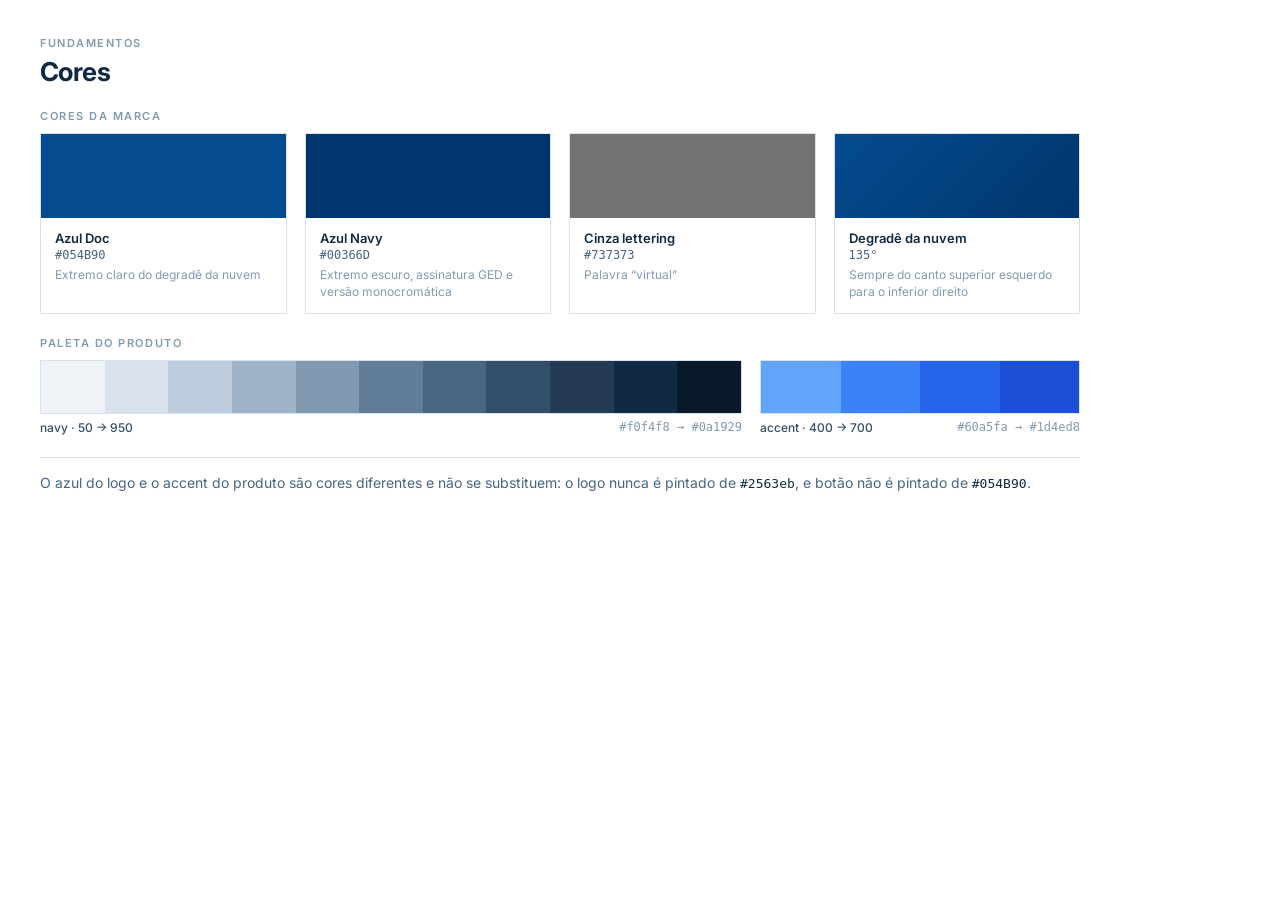
<file: design-system/fundamentos/cores.html>
<!-- @dsCard group="Fundamentos" name="Cores" subtitle="Marca + tokens navy e accent" width="1120" height="550" -->
<!doctype html>
<html lang="pt-BR">
<head>
<meta charset="utf-8">
<title>Cores — Doc Virtual</title>
<link rel="stylesheet" href="https://fonts.googleapis.com/css2?family=Inter:wght@400;500;600;700&family=Didact+Gothic&display=swap">
<style>
    :root { color-scheme: light; }
    body { margin: 0; font-family: Inter, system-ui, sans-serif; background: #ffffff;
           color: #102a43; -webkit-font-smoothing: antialiased; }
    a { color: #2563eb; } a:hover { color: #1d4ed8; }
    .eyebrow { font-size: 11px; font-weight: 600; letter-spacing: 0.14em;
               text-transform: uppercase; color: #829ab1; }
    .h { font-size: 26px; font-weight: 700; letter-spacing: -0.02em; color: #102a43; }
    .lead { font-size: 14px; line-height: 1.6; color: #486581; }
    .meta { font-size: 12px; color: #829ab1; }
    .mono { font-family: ui-monospace, SFMono-Regular, Menlo, monospace; }
    .panel { border: 1px solid #d9e2ec; background: #ffffff; }

    .frame { width: 1120px; height: 550px; box-sizing: border-box; padding: 36px 40px;
              display: flex; flex-direction: column; gap: 22px; }
</style>
</head>
<body>
<div class="frame">
<div style="display: flex; flex-direction: column; gap: 6px"><div class="eyebrow">Fundamentos</div><div class="h">Cores</div></div>
  <div style="display: flex; flex-direction: column; gap: 10px">
    <div class="eyebrow">Cores da marca</div>
    <div style="display: grid; grid-template-columns: repeat(4, minmax(0, 1fr)); gap: 18px">
      
    <div class="panel" style="display: flex; flex-direction: column">
      <div style="height: 84px; background: #054B90"></div>
      <div style="padding: 12px 14px; display: flex; flex-direction: column; gap: 2px">
        <div style="font-size: 13px; font-weight: 600">Azul Doc</div>
        <div class="mono" style="font-size: 12px; color: #486581">#054B90</div>
        <div class="meta" style="line-height: 1.45; margin-top: 2px">Extremo claro do degradê da nuvem</div>
      </div>
    </div>
      
    <div class="panel" style="display: flex; flex-direction: column">
      <div style="height: 84px; background: #00366D"></div>
      <div style="padding: 12px 14px; display: flex; flex-direction: column; gap: 2px">
        <div style="font-size: 13px; font-weight: 600">Azul Navy</div>
        <div class="mono" style="font-size: 12px; color: #486581">#00366D</div>
        <div class="meta" style="line-height: 1.45; margin-top: 2px">Extremo escuro, assinatura GED e versão monocromática</div>
      </div>
    </div>
      
    <div class="panel" style="display: flex; flex-direction: column">
      <div style="height: 84px; background: #737373"></div>
      <div style="padding: 12px 14px; display: flex; flex-direction: column; gap: 2px">
        <div style="font-size: 13px; font-weight: 600">Cinza lettering</div>
        <div class="mono" style="font-size: 12px; color: #486581">#737373</div>
        <div class="meta" style="line-height: 1.45; margin-top: 2px">Palavra “virtual”</div>
      </div>
    </div>
      <div class="panel" style="display: flex; flex-direction: column">
        <div style="height: 84px; background: linear-gradient(135deg, #054B90 0%, #00366D 100%)"></div>
        <div style="padding: 12px 14px; display: flex; flex-direction: column; gap: 2px">
          <div style="font-size: 13px; font-weight: 600">Degradê da nuvem</div>
          <div class="mono" style="font-size: 12px; color: #486581">135°</div>
          <div class="meta" style="line-height: 1.45; margin-top: 2px">Sempre do canto superior esquerdo para o inferior direito</div>
        </div>
      </div>
    </div>
  </div>
  <div style="display: flex; flex-direction: column; gap: 10px">
    <div class="eyebrow">Paleta do produto</div>
    <div style="display: flex; gap: 18px">
      <div style="flex-grow: 1; display: flex; flex-direction: column; gap: 6px">
        <div style="display: flex; height: 52px; border: 1px solid #d9e2ec"><div style="flex-grow: 1; background: #f0f4f8"></div><div style="flex-grow: 1; background: #d9e2ec"></div><div style="flex-grow: 1; background: #bcccdc"></div><div style="flex-grow: 1; background: #9fb3c8"></div><div style="flex-grow: 1; background: #829ab1"></div><div style="flex-grow: 1; background: #627d98"></div><div style="flex-grow: 1; background: #486581"></div><div style="flex-grow: 1; background: #334e68"></div><div style="flex-grow: 1; background: #243b53"></div><div style="flex-grow: 1; background: #102a43"></div><div style="flex-grow: 1; background: #0a1929"></div></div>
        <div style="display: flex; justify-content: space-between">
          <div style="font-size: 12px; font-weight: 500; color: #334e68">navy · 50 → 950</div>
          <div class="meta mono">#f0f4f8 → #0a1929</div>
        </div>
      </div>
      <div style="width: 320px; display: flex; flex-direction: column; gap: 6px">
        <div style="display: flex; height: 52px; border: 1px solid #d9e2ec"><div style="flex-grow: 1; background: #60a5fa"></div><div style="flex-grow: 1; background: #3b82f6"></div><div style="flex-grow: 1; background: #2563eb"></div><div style="flex-grow: 1; background: #1d4ed8"></div></div>
        <div style="display: flex; justify-content: space-between">
          <div style="font-size: 12px; font-weight: 500; color: #334e68">accent · 400 → 700</div>
          <div class="meta mono">#60a5fa → #1d4ed8</div>
        </div>
      </div>
    </div>
  </div>
  <div class="lead" style="border-top: 1px solid #d9e2ec; padding-top: 14px; max-width: none">O azul do logo e o accent do produto são cores diferentes e não se substituem: o logo nunca é pintado de <span class="mono" style="font-size: 13px; color: #102a43">#2563eb</span>, e botão não é pintado de <span class="mono" style="font-size: 13px; color: #102a43">#054B90</span>.</div>
</div>
</body>
</html>
</file>
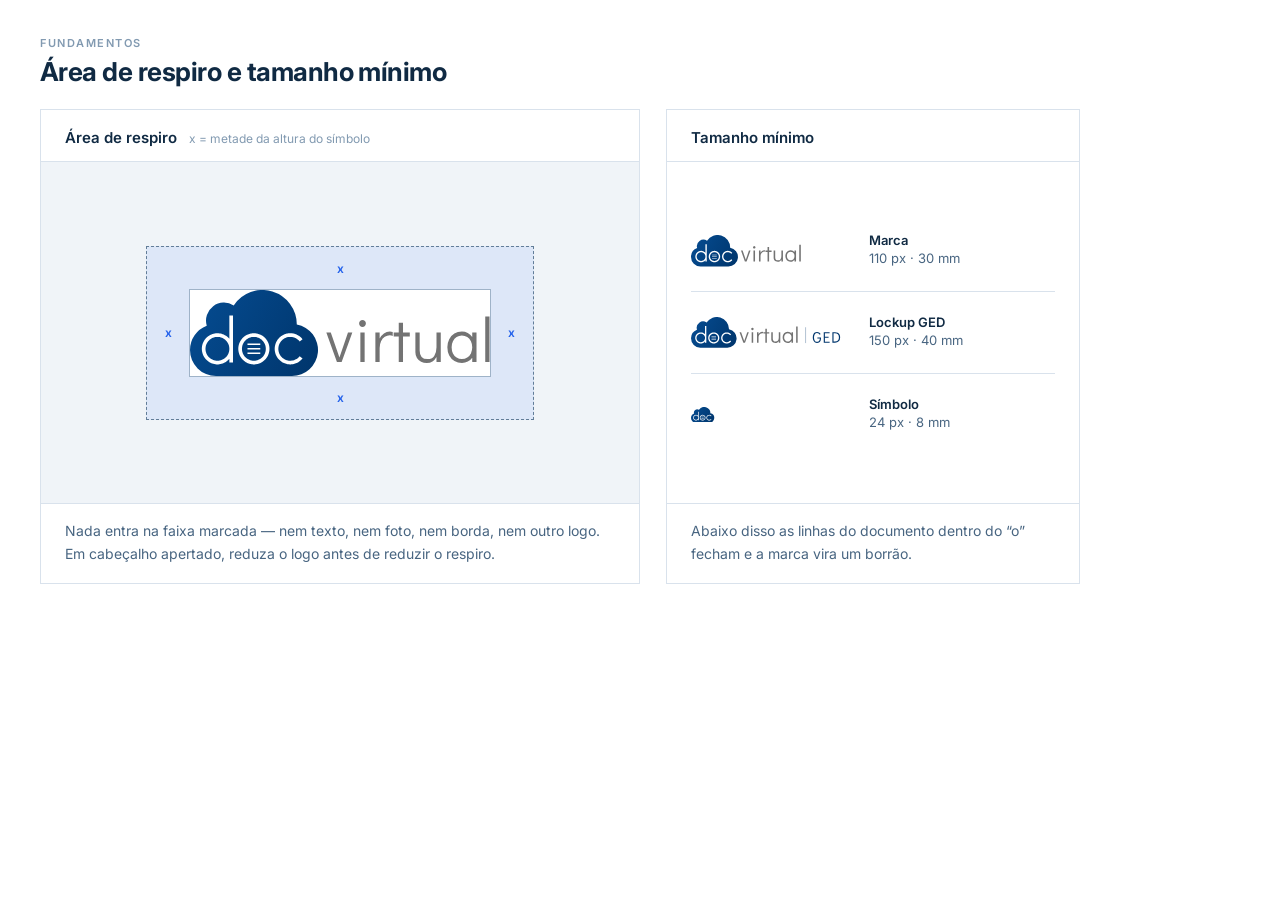
<file: design-system/fundamentos/respiro-e-tamanho-minimo.html>
<!-- @dsCard group="Fundamentos" name="Respiro e tamanho mínimo" subtitle="x = metade da altura do símbolo" width="1120" height="620" -->
<!doctype html>
<html lang="pt-BR">
<head>
<meta charset="utf-8">
<title>Respiro e tamanho mínimo — Doc Virtual</title>
<link rel="stylesheet" href="https://fonts.googleapis.com/css2?family=Inter:wght@400;500;600;700&family=Didact+Gothic&display=swap">
<style>
    :root { color-scheme: light; }
    body { margin: 0; font-family: Inter, system-ui, sans-serif; background: #ffffff;
           color: #102a43; -webkit-font-smoothing: antialiased; }
    a { color: #2563eb; } a:hover { color: #1d4ed8; }
    .eyebrow { font-size: 11px; font-weight: 600; letter-spacing: 0.14em;
               text-transform: uppercase; color: #829ab1; }
    .h { font-size: 26px; font-weight: 700; letter-spacing: -0.02em; color: #102a43; }
    .lead { font-size: 14px; line-height: 1.6; color: #486581; }
    .meta { font-size: 12px; color: #829ab1; }
    .mono { font-family: ui-monospace, SFMono-Regular, Menlo, monospace; }
    .panel { border: 1px solid #d9e2ec; background: #ffffff; }

    .frame { width: 1120px; height: 620px; box-sizing: border-box; padding: 36px 40px;
              display: flex; flex-direction: column; gap: 22px; }
</style>
</head>
<body>
<div class="frame">
<div style="display: flex; flex-direction: column; gap: 6px"><div class="eyebrow">Fundamentos</div><div class="h">Área de respiro e tamanho mínimo</div></div>
  <div style="flex-grow: 1; display: grid; grid-template-columns: minmax(0, 1.45fr) minmax(0, 1fr); gap: 26px">
    <div class="panel" style="display: flex; flex-direction: column">
      <div style="padding: 18px 24px 14px; border-bottom: 1px solid #d9e2ec; display: flex; align-items: baseline; gap: 12px">
        <div style="font-size: 15px; font-weight: 600">Área de respiro</div>
        <div class="meta">x = metade da altura do símbolo</div>
      </div>
      <div style="flex-grow: 1; display: flex; align-items: center; justify-content: center; background: #f0f4f8; padding: 28px">
        <div style="position: relative; padding: 43px; border: 1px dashed #627d98; background: rgba(37, 99, 235, 0.09)">
          <svg style="width: 300px; height: auto; display: block; background: #ffffff; outline: 1px solid #9fb3c8;" xmlns="http://www.w3.org/2000/svg" viewBox="0 0 150 43" width="150" height="43" role="img" aria-label="Doc Virtual"><defs><linearGradient id="a" gradientUnits="userSpaceOnUse" x1="2" y1="6" x2="62" y2="40"><stop offset="0" stop-color="#054B90"/><stop offset="1" stop-color="#00366D"/></linearGradient></defs><path fill="url(#a)" d="M0.000 30.000A13.000 13.000 0 0 1 8.370 17.853A9.000 9.000 0 0 1 21.849 7.718A17.200 17.200 0 0 1 53.400 17.223A13.000 13.000 0 0 1 51.000 43.000L13.000 43.000A13.000 13.000 0 0 1 0.000 30.000Z"/><path fill="#FFFFFF" d="M21.505 12.750L21.505 36.290L19.675 36.290L19.675 34.427L19.222 34.922L18.801 35.312L18.353 35.671L17.880 35.996L17.385 36.285L16.869 36.536L16.336 36.749L15.789 36.923L15.231 37.055L14.664 37.146L14.092 37.196L13.710 37.205L13.328 37.196L12.756 37.146L12.189 37.055L11.631 36.923L11.084 36.749L10.727 36.612L10.377 36.457L10.035 36.285L9.703 36.096L9.379 35.891L9.067 35.671L8.765 35.436L8.475 35.186L8.198 34.922L7.934 34.645L7.684 34.355L7.449 34.053L7.229 33.741L7.024 33.417L6.835 33.085L6.663 32.743L6.508 32.393L6.371 32.036L6.251 31.673L6.149 31.304L6.065 30.931L5.999 30.554L5.953 30.174L5.924 29.792L5.915 29.410L5.924 29.028L5.953 28.646L5.999 28.266L6.065 27.889L6.149 27.516L6.251 27.147L6.371 26.784L6.584 26.251L6.835 25.735L7.124 25.240L7.337 24.922L7.565 24.614L7.934 24.175L8.198 23.898L8.619 23.508L9.067 23.149L9.540 22.824L10.035 22.535L10.377 22.363L10.727 22.208L11.265 22.008L11.816 21.849L12.377 21.730L12.946 21.653L13.328 21.624L13.901 21.617L14.283 21.636L14.854 21.699L15.418 21.804L15.789 21.897L16.336 22.071L16.869 22.284L17.215 22.447L17.717 22.724L18.198 23.037L18.506 23.265L18.945 23.634L19.356 24.035L19.675 24.393L19.675 12.750ZM19.675 29.410L19.646 28.825L19.560 28.246L19.418 27.678L19.221 27.127L18.971 26.598L18.670 26.096L18.321 25.626L17.928 25.192L17.494 24.799L17.024 24.450L16.522 24.149L15.993 23.899L15.442 23.702L14.874 23.560L14.295 23.474L13.710 23.445L13.125 23.474L12.546 23.560L11.978 23.702L11.427 23.899L10.898 24.149L10.396 24.450L9.926 24.799L9.492 25.192L9.099 25.626L8.750 26.096L8.449 26.598L8.199 27.127L8.002 27.678L7.860 28.246L7.774 28.825L7.745 29.410L7.774 29.995L7.860 30.574L8.002 31.142L8.199 31.693L8.449 32.222L8.750 32.724L9.099 33.194L9.492 33.628L9.926 34.021L10.396 34.370L10.898 34.671L11.427 34.921L11.978 35.118L12.546 35.260L13.125 35.346L13.710 35.375L14.295 35.346L14.874 35.260L15.442 35.118L15.993 34.921L16.522 34.671L17.024 34.370L17.494 34.021L17.928 33.628L18.321 33.194L18.670 32.724L18.971 32.222L19.221 31.693L19.418 31.142L19.560 30.574L19.646 29.995ZM28.740 27.550L28.740 26.770L35.140 26.770L35.140 27.550ZM39.726 29.028L39.735 29.410L39.726 29.792L39.697 30.174L39.651 30.554L39.585 30.931L39.501 31.304L39.399 31.673L39.279 32.036L39.142 32.393L38.987 32.743L38.815 33.085L38.626 33.417L38.421 33.741L38.201 34.053L37.966 34.355L37.716 34.645L37.452 34.922L37.175 35.186L36.885 35.436L36.583 35.671L36.271 35.891L35.947 36.096L35.615 36.285L35.273 36.457L34.923 36.612L34.566 36.749L34.203 36.869L33.834 36.971L33.461 37.055L33.084 37.121L32.704 37.167L32.322 37.196L31.940 37.205L31.558 37.196L31.176 37.167L30.796 37.121L30.419 37.055L30.046 36.971L29.677 36.869L29.314 36.749L28.957 36.612L28.607 36.457L28.265 36.285L27.933 36.096L27.609 35.891L27.297 35.671L26.995 35.436L26.705 35.186L26.428 34.922L26.164 34.645L25.914 34.355L25.679 34.053L25.459 33.741L25.254 33.417L25.065 33.085L24.893 32.743L24.738 32.393L24.601 32.036L24.481 31.673L24.379 31.304L24.295 30.931L24.229 30.554L24.183 30.174L24.154 29.792L24.145 29.410L24.154 29.028L24.183 28.646L24.229 28.266L24.295 27.889L24.379 27.516L24.481 27.147L24.601 26.784L24.738 26.427L24.893 26.077L25.065 25.735L25.254 25.403L25.459 25.079L25.679 24.767L25.914 24.465L26.164 24.175L26.428 23.898L26.705 23.634L26.995 23.384L27.297 23.149L27.609 22.929L27.933 22.724L28.265 22.535L28.607 22.363L28.957 22.208L29.314 22.071L29.677 21.951L30.046 21.849L30.419 21.765L30.796 21.699L31.176 21.653L31.558 21.624L31.940 21.615L32.322 21.624L32.704 21.653L33.084 21.699L33.461 21.765L33.834 21.849L34.203 21.951L34.566 22.071L34.923 22.208L35.273 22.363L35.615 22.535L35.947 22.724L36.271 22.929L36.583 23.149L36.885 23.384L37.175 23.634L37.452 23.898L37.716 24.175L37.966 24.465L38.201 24.767L38.421 25.079L38.626 25.403L38.815 25.735L38.987 26.077L39.142 26.427L39.279 26.784L39.399 27.147L39.501 27.516L39.585 27.889L39.651 28.266L39.697 28.646ZM37.905 29.410L37.876 28.825L37.790 28.246L37.648 27.678L37.451 27.127L37.201 26.598L36.900 26.096L36.551 25.626L36.158 25.192L35.724 24.799L35.254 24.450L34.752 24.149L34.223 23.899L33.672 23.702L33.104 23.560L32.525 23.474L31.940 23.445L31.355 23.474L30.776 23.560L30.208 23.702L29.657 23.899L29.128 24.149L28.626 24.450L28.156 24.799L27.722 25.192L27.329 25.626L26.980 26.096L26.679 26.598L26.429 27.127L26.232 27.678L26.090 28.246L26.004 28.825L25.975 29.410L26.004 29.995L26.090 30.574L26.232 31.142L26.429 31.693L26.679 32.222L26.980 32.724L27.329 33.194L27.722 33.628L28.156 34.021L28.626 34.370L29.128 34.671L29.657 34.921L30.208 35.118L30.776 35.260L31.355 35.346L31.940 35.375L32.525 35.346L33.104 35.260L33.672 35.118L34.223 34.921L34.752 34.671L35.254 34.370L35.724 34.021L36.158 33.628L36.551 33.194L36.900 32.724L37.201 32.222L37.451 31.693L37.648 31.142L37.790 30.574L37.876 29.995ZM28.740 29.800L28.740 29.020L35.140 29.020L35.140 29.800ZM56.042 24.319L56.283 24.611L54.840 25.738L54.460 25.297L54.146 24.990L53.810 24.708L53.331 24.370L52.952 24.149L52.423 23.899L52.011 23.746L51.589 23.624L51.015 23.510L50.579 23.461L49.994 23.447L49.555 23.474L48.976 23.560L48.549 23.661L48.130 23.794L47.723 23.957L47.328 24.149L46.949 24.370L46.587 24.619L46.244 24.893L45.922 25.192L45.623 25.514L45.349 25.857L45.180 26.096L45.024 26.343L44.812 26.728L44.629 27.127L44.476 27.539L44.354 27.961L44.263 28.390L44.204 28.825L44.177 29.264L44.182 29.703L44.204 29.995L44.263 30.430L44.354 30.859L44.476 31.281L44.629 31.693L44.812 32.092L45.024 32.477L45.263 32.845L45.529 33.194L45.820 33.523L46.134 33.830L46.470 34.112L46.705 34.287L47.073 34.526L47.458 34.738L47.993 34.975L48.408 35.118L48.976 35.260L49.410 35.330L49.994 35.373L50.433 35.368L51.015 35.310L51.447 35.230L52.011 35.074L52.423 34.921L52.952 34.671L53.331 34.450L53.693 34.201L54.146 33.830L54.460 33.523L54.840 33.082L56.283 34.209L55.916 34.645L55.515 35.056L55.231 35.312L54.936 35.555L54.628 35.783L54.310 35.996L53.982 36.192L53.645 36.373L53.299 36.536L52.945 36.683L52.585 36.812L52.219 36.923L51.848 37.016L51.473 37.090L51.094 37.146L50.713 37.184L50.331 37.203L49.949 37.203L49.567 37.184L49.186 37.146L48.807 37.090L48.432 37.016L48.061 36.923L47.695 36.812L47.335 36.683L46.981 36.536L46.635 36.373L46.298 36.192L45.970 35.996L45.652 35.783L45.344 35.555L45.049 35.312L44.765 35.056L44.494 34.785L44.238 34.501L43.995 34.206L43.767 33.898L43.554 33.580L43.358 33.252L43.177 32.915L43.014 32.569L42.867 32.215L42.738 31.855L42.627 31.489L42.534 31.118L42.460 30.743L42.404 30.364L42.366 29.983L42.347 29.601L42.347 29.219L42.366 28.837L42.404 28.456L42.460 28.077L42.534 27.702L42.627 27.331L42.738 26.965L42.867 26.605L43.014 26.251L43.177 25.905L43.358 25.568L43.554 25.240L43.767 24.922L43.995 24.614L44.238 24.319L44.494 24.035L44.765 23.764L45.049 23.508L45.344 23.265L45.652 23.037L45.970 22.824L46.298 22.628L46.635 22.447L46.981 22.284L47.335 22.137L47.695 22.008L48.061 21.897L48.432 21.804L48.807 21.730L49.186 21.674L49.567 21.636L49.949 21.617L50.331 21.617L50.713 21.636L51.094 21.674L51.473 21.730L51.848 21.804L52.219 21.897L52.585 22.008L52.945 22.137L53.299 22.284L53.645 22.447L53.982 22.628L54.310 22.824L54.628 23.037L54.936 23.265L55.231 23.508L55.515 23.764L55.786 24.035ZM28.740 32.050L28.740 31.270L35.140 31.270L35.140 32.050Z"/><path fill="#737373" d="M78.99606 21.30012H81.16335L75.82365 36.0H73.4679L68.15961 21.30012H70.38972L74.7243 33.70707ZM85.18255 36.0V21.30012H87.31843V36.0ZM84.55435 16.71426Q84.55435 16.02324 85.04120499999999 15.536385000000001Q85.52806 15.04953 86.25049 15.04953Q86.94151 15.04953 87.44407 15.536385000000001Q87.94663 16.02324 87.94663 16.74567Q87.94663 17.43669 87.44407 17.93925Q86.94151 18.44181 86.25049 18.44181Q85.52806 18.44181 85.04120499999999 17.93925Q84.55435 17.43669 84.55435 16.71426ZM101.35741999999999 21.017429999999997V22.96485Q100.69781 22.650750000000002 99.91256 22.650750000000002Q98.56193 22.650750000000002 97.39976 23.40459Q96.23759 24.15843 95.530865 25.587584999999997Q94.82414 27.01674 94.82414 28.96416V36.0H92.68826V21.30012H94.82414V24.25266Q95.67220999999999 22.61934 96.975725 21.70845Q98.27924 20.797559999999997 99.91256 20.797559999999997Q100.6664 20.797559999999997 101.35741999999999 21.017429999999997ZM104.3715 36.0V23.24754H101.85869999999998V21.30012H104.3715V16.43157H106.50737999999998V21.30012H109.89965999999998V23.24754H106.50737999999998V36.0ZM125.38350999999999 21.30012V36.0H123.24762999999999V33.55002Q122.49378999999999 34.96347 121.25309499999999 35.733015Q120.01239999999999 36.50256 118.37907999999999 36.50256Q116.83998999999999 36.50256 115.536475 35.87436Q114.23295999999999 35.24616 113.463415 34.02117Q112.69386999999999 32.79618 112.69386999999999 31.13145V21.30012H114.82974999999999V30.189149999999998Q114.82974999999999 34.55514 118.72458999999999 34.55514Q120.98610999999998 34.55514 122.11686999999998 32.953230000000005Q123.24762999999999 31.35132 123.24762999999999 28.65006V21.30012ZM143.25451999999999 21.30012V36.0H141.11864V33.83271Q140.20774999999998 35.08911 138.88853 35.795835Q137.56931 36.50256 135.99881 36.50256Q133.89434 36.50256 132.22960999999998 35.49744Q130.56488 34.49232 129.62257999999997 32.70195Q128.68027999999998 30.91158 128.68027999999998 28.61865Q128.68027999999998 26.357129999999998 129.606875 24.582465Q130.53347 22.8078 132.182495 21.80268Q133.83151999999998 20.797559999999997 135.93599 20.797559999999997Q137.53789999999998 20.797559999999997 138.87282499999998 21.504285Q140.20774999999998 22.21101 141.11864 23.498820000000002V21.30012ZM141.11864 28.65006Q141.11864 26.95392 140.45902999999998 25.60329Q139.79942 24.25266 138.621545 23.49882Q137.44367 22.744979999999998 135.93599 22.744979999999998Q134.45971999999998 22.744979999999998 133.29755 23.49882Q132.13538 24.25266 131.47577 25.587584999999997Q130.81616 26.92251 130.81616 28.61865Q130.81616 30.3462 131.47577 31.69683Q132.13538 33.04746 133.29755 33.8013Q134.45971999999998 34.55514 135.93599 34.55514Q137.44367 34.55514 138.621545 33.8013Q139.79942 33.04746 140.45902999999998 31.69683Q141.11864 30.3462 141.11864 28.65006ZM147.61923000000002 36.0V13.19634H149.75511V36.0Z"/></svg>
          <div style="position: absolute; left: 0; right: 0; top: 0; height: 43px; display: flex; align-items: center; justify-content: center; font-size: 12px; font-weight: 600; color: #2563eb">x</div>
          <div style="position: absolute; left: 0; right: 0; bottom: 0; height: 43px; display: flex; align-items: center; justify-content: center; font-size: 12px; font-weight: 600; color: #2563eb">x</div>
          <div style="position: absolute; top: 0; bottom: 0; left: 0; width: 43px; display: flex; align-items: center; justify-content: center; font-size: 12px; font-weight: 600; color: #2563eb">x</div>
          <div style="position: absolute; top: 0; bottom: 0; right: 0; width: 43px; display: flex; align-items: center; justify-content: center; font-size: 12px; font-weight: 600; color: #2563eb">x</div>
        </div>
      </div>
      <div style="padding: 16px 24px 18px; border-top: 1px solid #d9e2ec" class="lead">Nada entra na faixa marcada — nem texto, nem foto, nem borda, nem outro logo. Em cabeçalho apertado, reduza o logo antes de reduzir o respiro.</div>
    </div>
    <div class="panel" style="display: flex; flex-direction: column">
      <div style="padding: 18px 24px 14px; border-bottom: 1px solid #d9e2ec; font-size: 15px; font-weight: 600">Tamanho mínimo</div>
      <div style="flex-grow: 1; display: flex; flex-direction: column; justify-content: center; gap: 22px; padding: 24px">
        <div style="display: flex; align-items: center; gap: 18px">
          <div style="width: 160px"><svg style="width: 110px; height: auto; display: block;" xmlns="http://www.w3.org/2000/svg" viewBox="0 0 150 43" width="150" height="43" role="img" aria-label="Doc Virtual"><defs><linearGradient id="a" gradientUnits="userSpaceOnUse" x1="2" y1="6" x2="62" y2="40"><stop offset="0" stop-color="#054B90"/><stop offset="1" stop-color="#00366D"/></linearGradient></defs><path fill="url(#a)" d="M0.000 30.000A13.000 13.000 0 0 1 8.370 17.853A9.000 9.000 0 0 1 21.849 7.718A17.200 17.200 0 0 1 53.400 17.223A13.000 13.000 0 0 1 51.000 43.000L13.000 43.000A13.000 13.000 0 0 1 0.000 30.000Z"/><path fill="#FFFFFF" d="M21.505 12.750L21.505 36.290L19.675 36.290L19.675 34.427L19.222 34.922L18.801 35.312L18.353 35.671L17.880 35.996L17.385 36.285L16.869 36.536L16.336 36.749L15.789 36.923L15.231 37.055L14.664 37.146L14.092 37.196L13.710 37.205L13.328 37.196L12.756 37.146L12.189 37.055L11.631 36.923L11.084 36.749L10.727 36.612L10.377 36.457L10.035 36.285L9.703 36.096L9.379 35.891L9.067 35.671L8.765 35.436L8.475 35.186L8.198 34.922L7.934 34.645L7.684 34.355L7.449 34.053L7.229 33.741L7.024 33.417L6.835 33.085L6.663 32.743L6.508 32.393L6.371 32.036L6.251 31.673L6.149 31.304L6.065 30.931L5.999 30.554L5.953 30.174L5.924 29.792L5.915 29.410L5.924 29.028L5.953 28.646L5.999 28.266L6.065 27.889L6.149 27.516L6.251 27.147L6.371 26.784L6.584 26.251L6.835 25.735L7.124 25.240L7.337 24.922L7.565 24.614L7.934 24.175L8.198 23.898L8.619 23.508L9.067 23.149L9.540 22.824L10.035 22.535L10.377 22.363L10.727 22.208L11.265 22.008L11.816 21.849L12.377 21.730L12.946 21.653L13.328 21.624L13.901 21.617L14.283 21.636L14.854 21.699L15.418 21.804L15.789 21.897L16.336 22.071L16.869 22.284L17.215 22.447L17.717 22.724L18.198 23.037L18.506 23.265L18.945 23.634L19.356 24.035L19.675 24.393L19.675 12.750ZM19.675 29.410L19.646 28.825L19.560 28.246L19.418 27.678L19.221 27.127L18.971 26.598L18.670 26.096L18.321 25.626L17.928 25.192L17.494 24.799L17.024 24.450L16.522 24.149L15.993 23.899L15.442 23.702L14.874 23.560L14.295 23.474L13.710 23.445L13.125 23.474L12.546 23.560L11.978 23.702L11.427 23.899L10.898 24.149L10.396 24.450L9.926 24.799L9.492 25.192L9.099 25.626L8.750 26.096L8.449 26.598L8.199 27.127L8.002 27.678L7.860 28.246L7.774 28.825L7.745 29.410L7.774 29.995L7.860 30.574L8.002 31.142L8.199 31.693L8.449 32.222L8.750 32.724L9.099 33.194L9.492 33.628L9.926 34.021L10.396 34.370L10.898 34.671L11.427 34.921L11.978 35.118L12.546 35.260L13.125 35.346L13.710 35.375L14.295 35.346L14.874 35.260L15.442 35.118L15.993 34.921L16.522 34.671L17.024 34.370L17.494 34.021L17.928 33.628L18.321 33.194L18.670 32.724L18.971 32.222L19.221 31.693L19.418 31.142L19.560 30.574L19.646 29.995ZM28.740 27.550L28.740 26.770L35.140 26.770L35.140 27.550ZM39.726 29.028L39.735 29.410L39.726 29.792L39.697 30.174L39.651 30.554L39.585 30.931L39.501 31.304L39.399 31.673L39.279 32.036L39.142 32.393L38.987 32.743L38.815 33.085L38.626 33.417L38.421 33.741L38.201 34.053L37.966 34.355L37.716 34.645L37.452 34.922L37.175 35.186L36.885 35.436L36.583 35.671L36.271 35.891L35.947 36.096L35.615 36.285L35.273 36.457L34.923 36.612L34.566 36.749L34.203 36.869L33.834 36.971L33.461 37.055L33.084 37.121L32.704 37.167L32.322 37.196L31.940 37.205L31.558 37.196L31.176 37.167L30.796 37.121L30.419 37.055L30.046 36.971L29.677 36.869L29.314 36.749L28.957 36.612L28.607 36.457L28.265 36.285L27.933 36.096L27.609 35.891L27.297 35.671L26.995 35.436L26.705 35.186L26.428 34.922L26.164 34.645L25.914 34.355L25.679 34.053L25.459 33.741L25.254 33.417L25.065 33.085L24.893 32.743L24.738 32.393L24.601 32.036L24.481 31.673L24.379 31.304L24.295 30.931L24.229 30.554L24.183 30.174L24.154 29.792L24.145 29.410L24.154 29.028L24.183 28.646L24.229 28.266L24.295 27.889L24.379 27.516L24.481 27.147L24.601 26.784L24.738 26.427L24.893 26.077L25.065 25.735L25.254 25.403L25.459 25.079L25.679 24.767L25.914 24.465L26.164 24.175L26.428 23.898L26.705 23.634L26.995 23.384L27.297 23.149L27.609 22.929L27.933 22.724L28.265 22.535L28.607 22.363L28.957 22.208L29.314 22.071L29.677 21.951L30.046 21.849L30.419 21.765L30.796 21.699L31.176 21.653L31.558 21.624L31.940 21.615L32.322 21.624L32.704 21.653L33.084 21.699L33.461 21.765L33.834 21.849L34.203 21.951L34.566 22.071L34.923 22.208L35.273 22.363L35.615 22.535L35.947 22.724L36.271 22.929L36.583 23.149L36.885 23.384L37.175 23.634L37.452 23.898L37.716 24.175L37.966 24.465L38.201 24.767L38.421 25.079L38.626 25.403L38.815 25.735L38.987 26.077L39.142 26.427L39.279 26.784L39.399 27.147L39.501 27.516L39.585 27.889L39.651 28.266L39.697 28.646ZM37.905 29.410L37.876 28.825L37.790 28.246L37.648 27.678L37.451 27.127L37.201 26.598L36.900 26.096L36.551 25.626L36.158 25.192L35.724 24.799L35.254 24.450L34.752 24.149L34.223 23.899L33.672 23.702L33.104 23.560L32.525 23.474L31.940 23.445L31.355 23.474L30.776 23.560L30.208 23.702L29.657 23.899L29.128 24.149L28.626 24.450L28.156 24.799L27.722 25.192L27.329 25.626L26.980 26.096L26.679 26.598L26.429 27.127L26.232 27.678L26.090 28.246L26.004 28.825L25.975 29.410L26.004 29.995L26.090 30.574L26.232 31.142L26.429 31.693L26.679 32.222L26.980 32.724L27.329 33.194L27.722 33.628L28.156 34.021L28.626 34.370L29.128 34.671L29.657 34.921L30.208 35.118L30.776 35.260L31.355 35.346L31.940 35.375L32.525 35.346L33.104 35.260L33.672 35.118L34.223 34.921L34.752 34.671L35.254 34.370L35.724 34.021L36.158 33.628L36.551 33.194L36.900 32.724L37.201 32.222L37.451 31.693L37.648 31.142L37.790 30.574L37.876 29.995ZM28.740 29.800L28.740 29.020L35.140 29.020L35.140 29.800ZM56.042 24.319L56.283 24.611L54.840 25.738L54.460 25.297L54.146 24.990L53.810 24.708L53.331 24.370L52.952 24.149L52.423 23.899L52.011 23.746L51.589 23.624L51.015 23.510L50.579 23.461L49.994 23.447L49.555 23.474L48.976 23.560L48.549 23.661L48.130 23.794L47.723 23.957L47.328 24.149L46.949 24.370L46.587 24.619L46.244 24.893L45.922 25.192L45.623 25.514L45.349 25.857L45.180 26.096L45.024 26.343L44.812 26.728L44.629 27.127L44.476 27.539L44.354 27.961L44.263 28.390L44.204 28.825L44.177 29.264L44.182 29.703L44.204 29.995L44.263 30.430L44.354 30.859L44.476 31.281L44.629 31.693L44.812 32.092L45.024 32.477L45.263 32.845L45.529 33.194L45.820 33.523L46.134 33.830L46.470 34.112L46.705 34.287L47.073 34.526L47.458 34.738L47.993 34.975L48.408 35.118L48.976 35.260L49.410 35.330L49.994 35.373L50.433 35.368L51.015 35.310L51.447 35.230L52.011 35.074L52.423 34.921L52.952 34.671L53.331 34.450L53.693 34.201L54.146 33.830L54.460 33.523L54.840 33.082L56.283 34.209L55.916 34.645L55.515 35.056L55.231 35.312L54.936 35.555L54.628 35.783L54.310 35.996L53.982 36.192L53.645 36.373L53.299 36.536L52.945 36.683L52.585 36.812L52.219 36.923L51.848 37.016L51.473 37.090L51.094 37.146L50.713 37.184L50.331 37.203L49.949 37.203L49.567 37.184L49.186 37.146L48.807 37.090L48.432 37.016L48.061 36.923L47.695 36.812L47.335 36.683L46.981 36.536L46.635 36.373L46.298 36.192L45.970 35.996L45.652 35.783L45.344 35.555L45.049 35.312L44.765 35.056L44.494 34.785L44.238 34.501L43.995 34.206L43.767 33.898L43.554 33.580L43.358 33.252L43.177 32.915L43.014 32.569L42.867 32.215L42.738 31.855L42.627 31.489L42.534 31.118L42.460 30.743L42.404 30.364L42.366 29.983L42.347 29.601L42.347 29.219L42.366 28.837L42.404 28.456L42.460 28.077L42.534 27.702L42.627 27.331L42.738 26.965L42.867 26.605L43.014 26.251L43.177 25.905L43.358 25.568L43.554 25.240L43.767 24.922L43.995 24.614L44.238 24.319L44.494 24.035L44.765 23.764L45.049 23.508L45.344 23.265L45.652 23.037L45.970 22.824L46.298 22.628L46.635 22.447L46.981 22.284L47.335 22.137L47.695 22.008L48.061 21.897L48.432 21.804L48.807 21.730L49.186 21.674L49.567 21.636L49.949 21.617L50.331 21.617L50.713 21.636L51.094 21.674L51.473 21.730L51.848 21.804L52.219 21.897L52.585 22.008L52.945 22.137L53.299 22.284L53.645 22.447L53.982 22.628L54.310 22.824L54.628 23.037L54.936 23.265L55.231 23.508L55.515 23.764L55.786 24.035ZM28.740 32.050L28.740 31.270L35.140 31.270L35.140 32.050Z"/><path fill="#737373" d="M78.99606 21.30012H81.16335L75.82365 36.0H73.4679L68.15961 21.30012H70.38972L74.7243 33.70707ZM85.18255 36.0V21.30012H87.31843V36.0ZM84.55435 16.71426Q84.55435 16.02324 85.04120499999999 15.536385000000001Q85.52806 15.04953 86.25049 15.04953Q86.94151 15.04953 87.44407 15.536385000000001Q87.94663 16.02324 87.94663 16.74567Q87.94663 17.43669 87.44407 17.93925Q86.94151 18.44181 86.25049 18.44181Q85.52806 18.44181 85.04120499999999 17.93925Q84.55435 17.43669 84.55435 16.71426ZM101.35741999999999 21.017429999999997V22.96485Q100.69781 22.650750000000002 99.91256 22.650750000000002Q98.56193 22.650750000000002 97.39976 23.40459Q96.23759 24.15843 95.530865 25.587584999999997Q94.82414 27.01674 94.82414 28.96416V36.0H92.68826V21.30012H94.82414V24.25266Q95.67220999999999 22.61934 96.975725 21.70845Q98.27924 20.797559999999997 99.91256 20.797559999999997Q100.6664 20.797559999999997 101.35741999999999 21.017429999999997ZM104.3715 36.0V23.24754H101.85869999999998V21.30012H104.3715V16.43157H106.50737999999998V21.30012H109.89965999999998V23.24754H106.50737999999998V36.0ZM125.38350999999999 21.30012V36.0H123.24762999999999V33.55002Q122.49378999999999 34.96347 121.25309499999999 35.733015Q120.01239999999999 36.50256 118.37907999999999 36.50256Q116.83998999999999 36.50256 115.536475 35.87436Q114.23295999999999 35.24616 113.463415 34.02117Q112.69386999999999 32.79618 112.69386999999999 31.13145V21.30012H114.82974999999999V30.189149999999998Q114.82974999999999 34.55514 118.72458999999999 34.55514Q120.98610999999998 34.55514 122.11686999999998 32.953230000000005Q123.24762999999999 31.35132 123.24762999999999 28.65006V21.30012ZM143.25451999999999 21.30012V36.0H141.11864V33.83271Q140.20774999999998 35.08911 138.88853 35.795835Q137.56931 36.50256 135.99881 36.50256Q133.89434 36.50256 132.22960999999998 35.49744Q130.56488 34.49232 129.62257999999997 32.70195Q128.68027999999998 30.91158 128.68027999999998 28.61865Q128.68027999999998 26.357129999999998 129.606875 24.582465Q130.53347 22.8078 132.182495 21.80268Q133.83151999999998 20.797559999999997 135.93599 20.797559999999997Q137.53789999999998 20.797559999999997 138.87282499999998 21.504285Q140.20774999999998 22.21101 141.11864 23.498820000000002V21.30012ZM141.11864 28.65006Q141.11864 26.95392 140.45902999999998 25.60329Q139.79942 24.25266 138.621545 23.49882Q137.44367 22.744979999999998 135.93599 22.744979999999998Q134.45971999999998 22.744979999999998 133.29755 23.49882Q132.13538 24.25266 131.47577 25.587584999999997Q130.81616 26.92251 130.81616 28.61865Q130.81616 30.3462 131.47577 31.69683Q132.13538 33.04746 133.29755 33.8013Q134.45971999999998 34.55514 135.93599 34.55514Q137.44367 34.55514 138.621545 33.8013Q139.79942 33.04746 140.45902999999998 31.69683Q141.11864 30.3462 141.11864 28.65006ZM147.61923000000002 36.0V13.19634H149.75511V36.0Z"/></svg></div>
          <div><div style="font-size: 13px; font-weight: 600">Marca</div><div class="lead" style="font-size: 13px">110 px · 30 mm</div></div>
        </div>
        <div style="height: 1px; background: #d9e2ec"></div>
        <div style="display: flex; align-items: center; gap: 18px">
          <div style="width: 160px"><svg style="width: 150px; height: auto; display: block;" xmlns="http://www.w3.org/2000/svg" viewBox="0 0 210.6 43" width="210.6" height="43" role="img" aria-label="Doc Virtual GED"><defs><linearGradient id="b" gradientUnits="userSpaceOnUse" x1="2" y1="6" x2="62" y2="40"><stop offset="0" stop-color="#054B90"/><stop offset="1" stop-color="#00366D"/></linearGradient></defs><path fill="url(#b)" d="M0.000 30.000A13.000 13.000 0 0 1 8.370 17.853A9.000 9.000 0 0 1 21.849 7.718A17.200 17.200 0 0 1 53.400 17.223A13.000 13.000 0 0 1 51.000 43.000L13.000 43.000A13.000 13.000 0 0 1 0.000 30.000Z"/><path fill="#FFFFFF" d="M21.505 12.750L21.505 36.290L19.675 36.290L19.675 34.427L19.222 34.922L18.801 35.312L18.353 35.671L17.880 35.996L17.385 36.285L16.869 36.536L16.336 36.749L15.789 36.923L15.231 37.055L14.664 37.146L14.092 37.196L13.710 37.205L13.328 37.196L12.756 37.146L12.189 37.055L11.631 36.923L11.084 36.749L10.727 36.612L10.377 36.457L10.035 36.285L9.703 36.096L9.379 35.891L9.067 35.671L8.765 35.436L8.475 35.186L8.198 34.922L7.934 34.645L7.684 34.355L7.449 34.053L7.229 33.741L7.024 33.417L6.835 33.085L6.663 32.743L6.508 32.393L6.371 32.036L6.251 31.673L6.149 31.304L6.065 30.931L5.999 30.554L5.953 30.174L5.924 29.792L5.915 29.410L5.924 29.028L5.953 28.646L5.999 28.266L6.065 27.889L6.149 27.516L6.251 27.147L6.371 26.784L6.584 26.251L6.835 25.735L7.124 25.240L7.337 24.922L7.565 24.614L7.934 24.175L8.198 23.898L8.619 23.508L9.067 23.149L9.540 22.824L10.035 22.535L10.377 22.363L10.727 22.208L11.265 22.008L11.816 21.849L12.377 21.730L12.946 21.653L13.328 21.624L13.901 21.617L14.283 21.636L14.854 21.699L15.418 21.804L15.789 21.897L16.336 22.071L16.869 22.284L17.215 22.447L17.717 22.724L18.198 23.037L18.506 23.265L18.945 23.634L19.356 24.035L19.675 24.393L19.675 12.750ZM19.675 29.410L19.646 28.825L19.560 28.246L19.418 27.678L19.221 27.127L18.971 26.598L18.670 26.096L18.321 25.626L17.928 25.192L17.494 24.799L17.024 24.450L16.522 24.149L15.993 23.899L15.442 23.702L14.874 23.560L14.295 23.474L13.710 23.445L13.125 23.474L12.546 23.560L11.978 23.702L11.427 23.899L10.898 24.149L10.396 24.450L9.926 24.799L9.492 25.192L9.099 25.626L8.750 26.096L8.449 26.598L8.199 27.127L8.002 27.678L7.860 28.246L7.774 28.825L7.745 29.410L7.774 29.995L7.860 30.574L8.002 31.142L8.199 31.693L8.449 32.222L8.750 32.724L9.099 33.194L9.492 33.628L9.926 34.021L10.396 34.370L10.898 34.671L11.427 34.921L11.978 35.118L12.546 35.260L13.125 35.346L13.710 35.375L14.295 35.346L14.874 35.260L15.442 35.118L15.993 34.921L16.522 34.671L17.024 34.370L17.494 34.021L17.928 33.628L18.321 33.194L18.670 32.724L18.971 32.222L19.221 31.693L19.418 31.142L19.560 30.574L19.646 29.995ZM28.740 27.550L28.740 26.770L35.140 26.770L35.140 27.550ZM39.726 29.028L39.735 29.410L39.726 29.792L39.697 30.174L39.651 30.554L39.585 30.931L39.501 31.304L39.399 31.673L39.279 32.036L39.142 32.393L38.987 32.743L38.815 33.085L38.626 33.417L38.421 33.741L38.201 34.053L37.966 34.355L37.716 34.645L37.452 34.922L37.175 35.186L36.885 35.436L36.583 35.671L36.271 35.891L35.947 36.096L35.615 36.285L35.273 36.457L34.923 36.612L34.566 36.749L34.203 36.869L33.834 36.971L33.461 37.055L33.084 37.121L32.704 37.167L32.322 37.196L31.940 37.205L31.558 37.196L31.176 37.167L30.796 37.121L30.419 37.055L30.046 36.971L29.677 36.869L29.314 36.749L28.957 36.612L28.607 36.457L28.265 36.285L27.933 36.096L27.609 35.891L27.297 35.671L26.995 35.436L26.705 35.186L26.428 34.922L26.164 34.645L25.914 34.355L25.679 34.053L25.459 33.741L25.254 33.417L25.065 33.085L24.893 32.743L24.738 32.393L24.601 32.036L24.481 31.673L24.379 31.304L24.295 30.931L24.229 30.554L24.183 30.174L24.154 29.792L24.145 29.410L24.154 29.028L24.183 28.646L24.229 28.266L24.295 27.889L24.379 27.516L24.481 27.147L24.601 26.784L24.738 26.427L24.893 26.077L25.065 25.735L25.254 25.403L25.459 25.079L25.679 24.767L25.914 24.465L26.164 24.175L26.428 23.898L26.705 23.634L26.995 23.384L27.297 23.149L27.609 22.929L27.933 22.724L28.265 22.535L28.607 22.363L28.957 22.208L29.314 22.071L29.677 21.951L30.046 21.849L30.419 21.765L30.796 21.699L31.176 21.653L31.558 21.624L31.940 21.615L32.322 21.624L32.704 21.653L33.084 21.699L33.461 21.765L33.834 21.849L34.203 21.951L34.566 22.071L34.923 22.208L35.273 22.363L35.615 22.535L35.947 22.724L36.271 22.929L36.583 23.149L36.885 23.384L37.175 23.634L37.452 23.898L37.716 24.175L37.966 24.465L38.201 24.767L38.421 25.079L38.626 25.403L38.815 25.735L38.987 26.077L39.142 26.427L39.279 26.784L39.399 27.147L39.501 27.516L39.585 27.889L39.651 28.266L39.697 28.646ZM37.905 29.410L37.876 28.825L37.790 28.246L37.648 27.678L37.451 27.127L37.201 26.598L36.900 26.096L36.551 25.626L36.158 25.192L35.724 24.799L35.254 24.450L34.752 24.149L34.223 23.899L33.672 23.702L33.104 23.560L32.525 23.474L31.940 23.445L31.355 23.474L30.776 23.560L30.208 23.702L29.657 23.899L29.128 24.149L28.626 24.450L28.156 24.799L27.722 25.192L27.329 25.626L26.980 26.096L26.679 26.598L26.429 27.127L26.232 27.678L26.090 28.246L26.004 28.825L25.975 29.410L26.004 29.995L26.090 30.574L26.232 31.142L26.429 31.693L26.679 32.222L26.980 32.724L27.329 33.194L27.722 33.628L28.156 34.021L28.626 34.370L29.128 34.671L29.657 34.921L30.208 35.118L30.776 35.260L31.355 35.346L31.940 35.375L32.525 35.346L33.104 35.260L33.672 35.118L34.223 34.921L34.752 34.671L35.254 34.370L35.724 34.021L36.158 33.628L36.551 33.194L36.900 32.724L37.201 32.222L37.451 31.693L37.648 31.142L37.790 30.574L37.876 29.995ZM28.740 29.800L28.740 29.020L35.140 29.020L35.140 29.800ZM56.042 24.319L56.283 24.611L54.840 25.738L54.460 25.297L54.146 24.990L53.810 24.708L53.331 24.370L52.952 24.149L52.423 23.899L52.011 23.746L51.589 23.624L51.015 23.510L50.579 23.461L49.994 23.447L49.555 23.474L48.976 23.560L48.549 23.661L48.130 23.794L47.723 23.957L47.328 24.149L46.949 24.370L46.587 24.619L46.244 24.893L45.922 25.192L45.623 25.514L45.349 25.857L45.180 26.096L45.024 26.343L44.812 26.728L44.629 27.127L44.476 27.539L44.354 27.961L44.263 28.390L44.204 28.825L44.177 29.264L44.182 29.703L44.204 29.995L44.263 30.430L44.354 30.859L44.476 31.281L44.629 31.693L44.812 32.092L45.024 32.477L45.263 32.845L45.529 33.194L45.820 33.523L46.134 33.830L46.470 34.112L46.705 34.287L47.073 34.526L47.458 34.738L47.993 34.975L48.408 35.118L48.976 35.260L49.410 35.330L49.994 35.373L50.433 35.368L51.015 35.310L51.447 35.230L52.011 35.074L52.423 34.921L52.952 34.671L53.331 34.450L53.693 34.201L54.146 33.830L54.460 33.523L54.840 33.082L56.283 34.209L55.916 34.645L55.515 35.056L55.231 35.312L54.936 35.555L54.628 35.783L54.310 35.996L53.982 36.192L53.645 36.373L53.299 36.536L52.945 36.683L52.585 36.812L52.219 36.923L51.848 37.016L51.473 37.090L51.094 37.146L50.713 37.184L50.331 37.203L49.949 37.203L49.567 37.184L49.186 37.146L48.807 37.090L48.432 37.016L48.061 36.923L47.695 36.812L47.335 36.683L46.981 36.536L46.635 36.373L46.298 36.192L45.970 35.996L45.652 35.783L45.344 35.555L45.049 35.312L44.765 35.056L44.494 34.785L44.238 34.501L43.995 34.206L43.767 33.898L43.554 33.580L43.358 33.252L43.177 32.915L43.014 32.569L42.867 32.215L42.738 31.855L42.627 31.489L42.534 31.118L42.460 30.743L42.404 30.364L42.366 29.983L42.347 29.601L42.347 29.219L42.366 28.837L42.404 28.456L42.460 28.077L42.534 27.702L42.627 27.331L42.738 26.965L42.867 26.605L43.014 26.251L43.177 25.905L43.358 25.568L43.554 25.240L43.767 24.922L43.995 24.614L44.238 24.319L44.494 24.035L44.765 23.764L45.049 23.508L45.344 23.265L45.652 23.037L45.970 22.824L46.298 22.628L46.635 22.447L46.981 22.284L47.335 22.137L47.695 22.008L48.061 21.897L48.432 21.804L48.807 21.730L49.186 21.674L49.567 21.636L49.949 21.617L50.331 21.617L50.713 21.636L51.094 21.674L51.473 21.730L51.848 21.804L52.219 21.897L52.585 22.008L52.945 22.137L53.299 22.284L53.645 22.447L53.982 22.628L54.310 22.824L54.628 23.037L54.936 23.265L55.231 23.508L55.515 23.764L55.786 24.035ZM28.740 32.050L28.740 31.270L35.140 31.270L35.140 32.050Z"/><path fill="#737373" d="M78.99606 21.30012H81.16335L75.82365 36.0H73.4679L68.15961 21.30012H70.38972L74.7243 33.70707ZM85.18255 36.0V21.30012H87.31843V36.0ZM84.55435 16.71426Q84.55435 16.02324 85.04120499999999 15.536385000000001Q85.52806 15.04953 86.25049 15.04953Q86.94151 15.04953 87.44407 15.536385000000001Q87.94663 16.02324 87.94663 16.74567Q87.94663 17.43669 87.44407 17.93925Q86.94151 18.44181 86.25049 18.44181Q85.52806 18.44181 85.04120499999999 17.93925Q84.55435 17.43669 84.55435 16.71426ZM101.35741999999999 21.017429999999997V22.96485Q100.69781 22.650750000000002 99.91256 22.650750000000002Q98.56193 22.650750000000002 97.39976 23.40459Q96.23759 24.15843 95.530865 25.587584999999997Q94.82414 27.01674 94.82414 28.96416V36.0H92.68826V21.30012H94.82414V24.25266Q95.67220999999999 22.61934 96.975725 21.70845Q98.27924 20.797559999999997 99.91256 20.797559999999997Q100.6664 20.797559999999997 101.35741999999999 21.017429999999997ZM104.3715 36.0V23.24754H101.85869999999998V21.30012H104.3715V16.43157H106.50737999999998V21.30012H109.89965999999998V23.24754H106.50737999999998V36.0ZM125.38350999999999 21.30012V36.0H123.24762999999999V33.55002Q122.49378999999999 34.96347 121.25309499999999 35.733015Q120.01239999999999 36.50256 118.37907999999999 36.50256Q116.83998999999999 36.50256 115.536475 35.87436Q114.23295999999999 35.24616 113.463415 34.02117Q112.69386999999999 32.79618 112.69386999999999 31.13145V21.30012H114.82974999999999V30.189149999999998Q114.82974999999999 34.55514 118.72458999999999 34.55514Q120.98610999999998 34.55514 122.11686999999998 32.953230000000005Q123.24762999999999 31.35132 123.24762999999999 28.65006V21.30012ZM143.25451999999999 21.30012V36.0H141.11864V33.83271Q140.20774999999998 35.08911 138.88853 35.795835Q137.56931 36.50256 135.99881 36.50256Q133.89434 36.50256 132.22960999999998 35.49744Q130.56488 34.49232 129.62257999999997 32.70195Q128.68027999999998 30.91158 128.68027999999998 28.61865Q128.68027999999998 26.357129999999998 129.606875 24.582465Q130.53347 22.8078 132.182495 21.80268Q133.83151999999998 20.797559999999997 135.93599 20.797559999999997Q137.53789999999998 20.797559999999997 138.87282499999998 21.504285Q140.20774999999998 22.21101 141.11864 23.498820000000002V21.30012ZM141.11864 28.65006Q141.11864 26.95392 140.45902999999998 25.60329Q139.79942 24.25266 138.621545 23.49882Q137.44367 22.744979999999998 135.93599 22.744979999999998Q134.45971999999998 22.744979999999998 133.29755 23.49882Q132.13538 24.25266 131.47577 25.587584999999997Q130.81616 26.92251 130.81616 28.61865Q130.81616 30.3462 131.47577 31.69683Q132.13538 33.04746 133.29755 33.8013Q134.45971999999998 34.55514 135.93599 34.55514Q137.44367 34.55514 138.621545 33.8013Q139.79942 33.04746 140.45902999999998 31.69683Q141.11864 30.3462 141.11864 28.65006ZM147.61923000000002 36.0V13.19634H149.75511V36.0Z"/><path d="M160.86 14.40V36.60" stroke="#00366D" stroke-width="1.2" opacity="0.35"/><path fill="#00366D" d="M170.98308 28.7115Q170.98308 26.3035 171.70333 24.57275Q172.42358 22.842 173.76733 21.92825Q175.11108 21.0145 176.96008 21.0145Q178.65858 21.0145 179.89483 21.77775Q181.13108 22.541 182.01257999999999 24.024500000000003L180.74408 24.927500000000002Q179.38958 22.4765 176.96008 22.4765Q174.93908 22.4765 173.81033 24.12125Q172.68158 25.766 172.68158 28.69Q172.68158 31.5925 173.82108 33.23725Q174.96058 34.882 176.96008 34.882Q178.07808 34.882 178.97033 34.3445Q179.86257999999998 33.807 180.37858 32.7535Q180.89458 31.7 180.89458 30.1735H177.43308V28.8405H182.48558V30.1735Q182.48558 32.173 181.77607999999998 33.55975Q181.06658 34.9465 179.80883 35.645250000000004Q178.55107999999998 36.344 176.96008 36.344Q175.11108 36.344 173.76733 35.43025Q172.42358 34.5165 171.70333 32.807249999999996Q170.98308 31.098 170.98308 28.7115ZM186.38708 36.0V21.337000000000003H194.60008V22.6915H187.99958V27.808500000000002H193.15958V29.12H187.99958V34.667H194.66458V36.0ZM198.52308 21.337000000000003H202.15658Q204.41407999999998 21.337000000000003 206.04807999999997 22.207750000000004Q207.68207999999998 23.078500000000002 208.54208 24.734Q209.40207999999998 26.389499999999998 209.40207999999998 28.69Q209.40207999999998 32.13 207.48857999999998 34.065Q205.57507999999999 36.0 202.15658 36.0H198.52308ZM202.11357999999998 34.538Q204.73658 34.538 206.22008 33.0975Q207.70358 31.657 207.70358 28.69Q207.70358 25.701500000000003 206.22008 24.261000000000003Q204.73658 22.820500000000003 202.11357999999998 22.820500000000003H200.13558V34.538Z"/></svg></div>
          <div><div style="font-size: 13px; font-weight: 600">Lockup GED</div><div class="lead" style="font-size: 13px">150 px · 40 mm</div></div>
        </div>
        <div style="height: 1px; background: #d9e2ec"></div>
        <div style="display: flex; align-items: center; gap: 18px">
          <div style="width: 160px"><svg style="width: 24px; height: auto; display: block;" xmlns="http://www.w3.org/2000/svg" viewBox="0 0 66 43" width="66" height="43" role="img" aria-label="Doc Virtual"><defs><linearGradient id="c" gradientUnits="userSpaceOnUse" x1="2" y1="6" x2="62" y2="40"><stop offset="0" stop-color="#054B90"/><stop offset="1" stop-color="#00366D"/></linearGradient></defs><path fill="url(#c)" d="M0.000 30.000A13.000 13.000 0 0 1 8.370 17.853A9.000 9.000 0 0 1 21.849 7.718A17.200 17.200 0 0 1 53.400 17.223A13.000 13.000 0 0 1 51.000 43.000L13.000 43.000A13.000 13.000 0 0 1 0.000 30.000Z"/><path fill="#FFFFFF" d="M21.505 12.750L21.505 36.290L19.675 36.290L19.675 34.427L19.222 34.922L18.801 35.312L18.353 35.671L17.880 35.996L17.385 36.285L16.869 36.536L16.336 36.749L15.789 36.923L15.231 37.055L14.664 37.146L14.092 37.196L13.710 37.205L13.328 37.196L12.756 37.146L12.189 37.055L11.631 36.923L11.084 36.749L10.727 36.612L10.377 36.457L10.035 36.285L9.703 36.096L9.379 35.891L9.067 35.671L8.765 35.436L8.475 35.186L8.198 34.922L7.934 34.645L7.684 34.355L7.449 34.053L7.229 33.741L7.024 33.417L6.835 33.085L6.663 32.743L6.508 32.393L6.371 32.036L6.251 31.673L6.149 31.304L6.065 30.931L5.999 30.554L5.953 30.174L5.924 29.792L5.915 29.410L5.924 29.028L5.953 28.646L5.999 28.266L6.065 27.889L6.149 27.516L6.251 27.147L6.371 26.784L6.584 26.251L6.835 25.735L7.124 25.240L7.337 24.922L7.565 24.614L7.934 24.175L8.198 23.898L8.619 23.508L9.067 23.149L9.540 22.824L10.035 22.535L10.377 22.363L10.727 22.208L11.265 22.008L11.816 21.849L12.377 21.730L12.946 21.653L13.328 21.624L13.901 21.617L14.283 21.636L14.854 21.699L15.418 21.804L15.789 21.897L16.336 22.071L16.869 22.284L17.215 22.447L17.717 22.724L18.198 23.037L18.506 23.265L18.945 23.634L19.356 24.035L19.675 24.393L19.675 12.750ZM19.675 29.410L19.646 28.825L19.560 28.246L19.418 27.678L19.221 27.127L18.971 26.598L18.670 26.096L18.321 25.626L17.928 25.192L17.494 24.799L17.024 24.450L16.522 24.149L15.993 23.899L15.442 23.702L14.874 23.560L14.295 23.474L13.710 23.445L13.125 23.474L12.546 23.560L11.978 23.702L11.427 23.899L10.898 24.149L10.396 24.450L9.926 24.799L9.492 25.192L9.099 25.626L8.750 26.096L8.449 26.598L8.199 27.127L8.002 27.678L7.860 28.246L7.774 28.825L7.745 29.410L7.774 29.995L7.860 30.574L8.002 31.142L8.199 31.693L8.449 32.222L8.750 32.724L9.099 33.194L9.492 33.628L9.926 34.021L10.396 34.370L10.898 34.671L11.427 34.921L11.978 35.118L12.546 35.260L13.125 35.346L13.710 35.375L14.295 35.346L14.874 35.260L15.442 35.118L15.993 34.921L16.522 34.671L17.024 34.370L17.494 34.021L17.928 33.628L18.321 33.194L18.670 32.724L18.971 32.222L19.221 31.693L19.418 31.142L19.560 30.574L19.646 29.995ZM28.740 27.550L28.740 26.770L35.140 26.770L35.140 27.550ZM39.726 29.028L39.735 29.410L39.726 29.792L39.697 30.174L39.651 30.554L39.585 30.931L39.501 31.304L39.399 31.673L39.279 32.036L39.142 32.393L38.987 32.743L38.815 33.085L38.626 33.417L38.421 33.741L38.201 34.053L37.966 34.355L37.716 34.645L37.452 34.922L37.175 35.186L36.885 35.436L36.583 35.671L36.271 35.891L35.947 36.096L35.615 36.285L35.273 36.457L34.923 36.612L34.566 36.749L34.203 36.869L33.834 36.971L33.461 37.055L33.084 37.121L32.704 37.167L32.322 37.196L31.940 37.205L31.558 37.196L31.176 37.167L30.796 37.121L30.419 37.055L30.046 36.971L29.677 36.869L29.314 36.749L28.957 36.612L28.607 36.457L28.265 36.285L27.933 36.096L27.609 35.891L27.297 35.671L26.995 35.436L26.705 35.186L26.428 34.922L26.164 34.645L25.914 34.355L25.679 34.053L25.459 33.741L25.254 33.417L25.065 33.085L24.893 32.743L24.738 32.393L24.601 32.036L24.481 31.673L24.379 31.304L24.295 30.931L24.229 30.554L24.183 30.174L24.154 29.792L24.145 29.410L24.154 29.028L24.183 28.646L24.229 28.266L24.295 27.889L24.379 27.516L24.481 27.147L24.601 26.784L24.738 26.427L24.893 26.077L25.065 25.735L25.254 25.403L25.459 25.079L25.679 24.767L25.914 24.465L26.164 24.175L26.428 23.898L26.705 23.634L26.995 23.384L27.297 23.149L27.609 22.929L27.933 22.724L28.265 22.535L28.607 22.363L28.957 22.208L29.314 22.071L29.677 21.951L30.046 21.849L30.419 21.765L30.796 21.699L31.176 21.653L31.558 21.624L31.940 21.615L32.322 21.624L32.704 21.653L33.084 21.699L33.461 21.765L33.834 21.849L34.203 21.951L34.566 22.071L34.923 22.208L35.273 22.363L35.615 22.535L35.947 22.724L36.271 22.929L36.583 23.149L36.885 23.384L37.175 23.634L37.452 23.898L37.716 24.175L37.966 24.465L38.201 24.767L38.421 25.079L38.626 25.403L38.815 25.735L38.987 26.077L39.142 26.427L39.279 26.784L39.399 27.147L39.501 27.516L39.585 27.889L39.651 28.266L39.697 28.646ZM37.905 29.410L37.876 28.825L37.790 28.246L37.648 27.678L37.451 27.127L37.201 26.598L36.900 26.096L36.551 25.626L36.158 25.192L35.724 24.799L35.254 24.450L34.752 24.149L34.223 23.899L33.672 23.702L33.104 23.560L32.525 23.474L31.940 23.445L31.355 23.474L30.776 23.560L30.208 23.702L29.657 23.899L29.128 24.149L28.626 24.450L28.156 24.799L27.722 25.192L27.329 25.626L26.980 26.096L26.679 26.598L26.429 27.127L26.232 27.678L26.090 28.246L26.004 28.825L25.975 29.410L26.004 29.995L26.090 30.574L26.232 31.142L26.429 31.693L26.679 32.222L26.980 32.724L27.329 33.194L27.722 33.628L28.156 34.021L28.626 34.370L29.128 34.671L29.657 34.921L30.208 35.118L30.776 35.260L31.355 35.346L31.940 35.375L32.525 35.346L33.104 35.260L33.672 35.118L34.223 34.921L34.752 34.671L35.254 34.370L35.724 34.021L36.158 33.628L36.551 33.194L36.900 32.724L37.201 32.222L37.451 31.693L37.648 31.142L37.790 30.574L37.876 29.995ZM28.740 29.800L28.740 29.020L35.140 29.020L35.140 29.800ZM56.042 24.319L56.283 24.611L54.840 25.738L54.460 25.297L54.146 24.990L53.810 24.708L53.331 24.370L52.952 24.149L52.423 23.899L52.011 23.746L51.589 23.624L51.015 23.510L50.579 23.461L49.994 23.447L49.555 23.474L48.976 23.560L48.549 23.661L48.130 23.794L47.723 23.957L47.328 24.149L46.949 24.370L46.587 24.619L46.244 24.893L45.922 25.192L45.623 25.514L45.349 25.857L45.180 26.096L45.024 26.343L44.812 26.728L44.629 27.127L44.476 27.539L44.354 27.961L44.263 28.390L44.204 28.825L44.177 29.264L44.182 29.703L44.204 29.995L44.263 30.430L44.354 30.859L44.476 31.281L44.629 31.693L44.812 32.092L45.024 32.477L45.263 32.845L45.529 33.194L45.820 33.523L46.134 33.830L46.470 34.112L46.705 34.287L47.073 34.526L47.458 34.738L47.993 34.975L48.408 35.118L48.976 35.260L49.410 35.330L49.994 35.373L50.433 35.368L51.015 35.310L51.447 35.230L52.011 35.074L52.423 34.921L52.952 34.671L53.331 34.450L53.693 34.201L54.146 33.830L54.460 33.523L54.840 33.082L56.283 34.209L55.916 34.645L55.515 35.056L55.231 35.312L54.936 35.555L54.628 35.783L54.310 35.996L53.982 36.192L53.645 36.373L53.299 36.536L52.945 36.683L52.585 36.812L52.219 36.923L51.848 37.016L51.473 37.090L51.094 37.146L50.713 37.184L50.331 37.203L49.949 37.203L49.567 37.184L49.186 37.146L48.807 37.090L48.432 37.016L48.061 36.923L47.695 36.812L47.335 36.683L46.981 36.536L46.635 36.373L46.298 36.192L45.970 35.996L45.652 35.783L45.344 35.555L45.049 35.312L44.765 35.056L44.494 34.785L44.238 34.501L43.995 34.206L43.767 33.898L43.554 33.580L43.358 33.252L43.177 32.915L43.014 32.569L42.867 32.215L42.738 31.855L42.627 31.489L42.534 31.118L42.460 30.743L42.404 30.364L42.366 29.983L42.347 29.601L42.347 29.219L42.366 28.837L42.404 28.456L42.460 28.077L42.534 27.702L42.627 27.331L42.738 26.965L42.867 26.605L43.014 26.251L43.177 25.905L43.358 25.568L43.554 25.240L43.767 24.922L43.995 24.614L44.238 24.319L44.494 24.035L44.765 23.764L45.049 23.508L45.344 23.265L45.652 23.037L45.970 22.824L46.298 22.628L46.635 22.447L46.981 22.284L47.335 22.137L47.695 22.008L48.061 21.897L48.432 21.804L48.807 21.730L49.186 21.674L49.567 21.636L49.949 21.617L50.331 21.617L50.713 21.636L51.094 21.674L51.473 21.730L51.848 21.804L52.219 21.897L52.585 22.008L52.945 22.137L53.299 22.284L53.645 22.447L53.982 22.628L54.310 22.824L54.628 23.037L54.936 23.265L55.231 23.508L55.515 23.764L55.786 24.035ZM28.740 32.050L28.740 31.270L35.140 31.270L35.140 32.050Z"/></svg></div>
          <div><div style="font-size: 13px; font-weight: 600">Símbolo</div><div class="lead" style="font-size: 13px">24 px · 8 mm</div></div>
        </div>
      </div>
      <div style="padding: 16px 24px 18px; border-top: 1px solid #d9e2ec" class="lead">Abaixo disso as linhas do documento dentro do “o” fecham e a marca vira um borrão.</div>
    </div>
  </div>
</div>
</body>
</html>
</file>
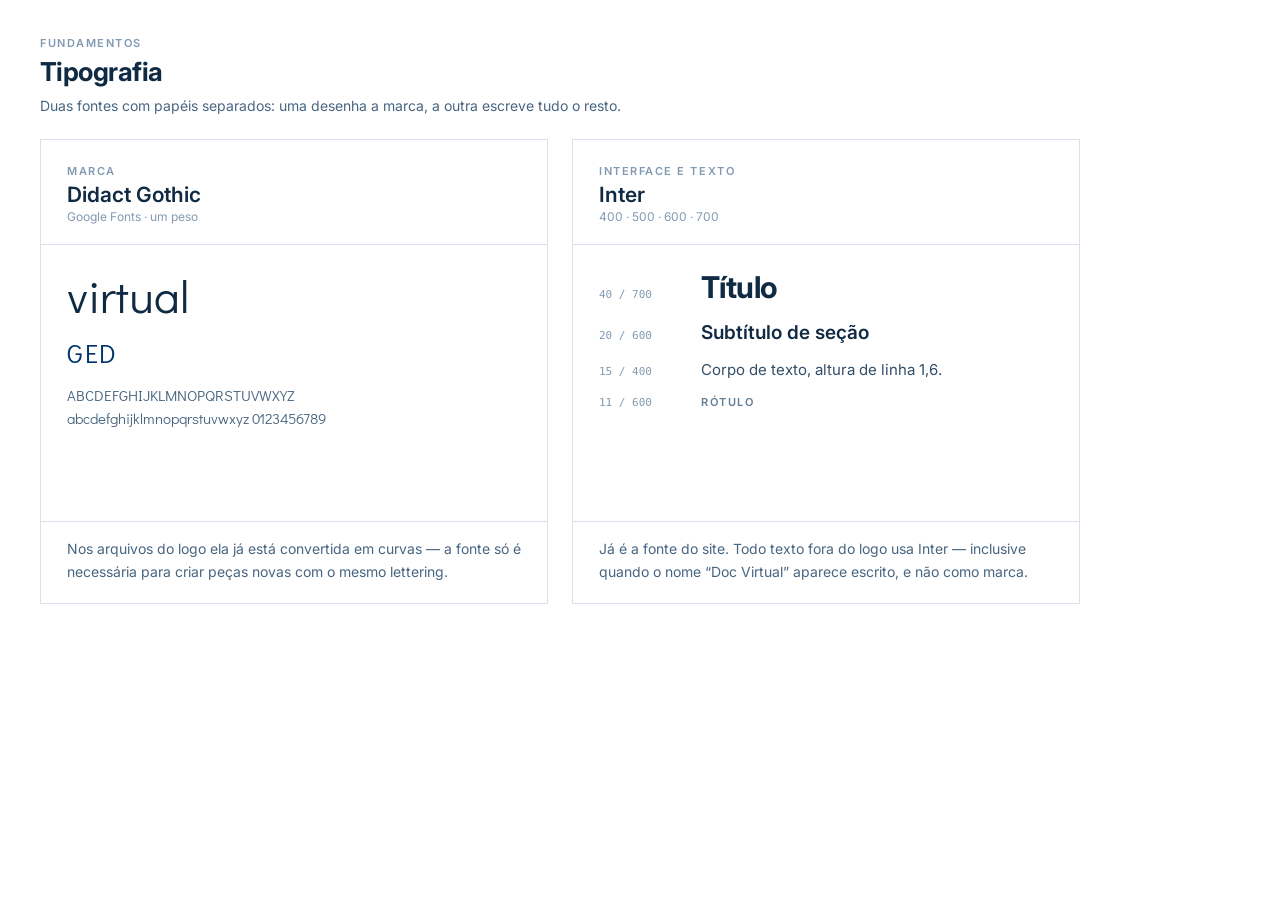
<file: design-system/fundamentos/tipografia.html>
<!-- @dsCard group="Fundamentos" name="Tipografia" subtitle="Didact Gothic na marca, Inter no resto" width="1120" height="640" -->
<!doctype html>
<html lang="pt-BR">
<head>
<meta charset="utf-8">
<title>Tipografia — Doc Virtual</title>
<link rel="stylesheet" href="https://fonts.googleapis.com/css2?family=Inter:wght@400;500;600;700&family=Didact+Gothic&display=swap">
<style>
    :root { color-scheme: light; }
    body { margin: 0; font-family: Inter, system-ui, sans-serif; background: #ffffff;
           color: #102a43; -webkit-font-smoothing: antialiased; }
    a { color: #2563eb; } a:hover { color: #1d4ed8; }
    .eyebrow { font-size: 11px; font-weight: 600; letter-spacing: 0.14em;
               text-transform: uppercase; color: #829ab1; }
    .h { font-size: 26px; font-weight: 700; letter-spacing: -0.02em; color: #102a43; }
    .lead { font-size: 14px; line-height: 1.6; color: #486581; }
    .meta { font-size: 12px; color: #829ab1; }
    .mono { font-family: ui-monospace, SFMono-Regular, Menlo, monospace; }
    .panel { border: 1px solid #d9e2ec; background: #ffffff; }

    .frame { width: 1120px; height: 640px; box-sizing: border-box; padding: 36px 40px;
              display: flex; flex-direction: column; gap: 22px; }
</style>
</head>
<body>
<div class="frame">
<div style="display: flex; flex-direction: column; gap: 6px"><div class="eyebrow">Fundamentos</div><div class="h">Tipografia</div><div class="lead" style="max-width: 620px; margin-top: 2px">Duas fontes com papéis separados: uma desenha a marca, a outra escreve tudo o resto.</div></div>
  <div style="flex-grow: 1; display: grid; grid-template-columns: repeat(2, minmax(0, 1fr)); gap: 24px">
    <div class="panel" style="display: flex; flex-direction: column">
      <div style="padding: 24px 26px 20px; border-bottom: 1px solid #d9e2ec">
        <div class="eyebrow">Marca</div>
        <div style="font-size: 21px; font-weight: 600; margin-top: 4px">Didact Gothic</div>
        <div class="meta" style="margin-top: 2px">Google Fonts · um peso</div>
      </div>
      <div style="padding: 24px 26px; display: flex; flex-direction: column; gap: 14px; flex-grow: 1">
        <div style="font-family: 'Didact Gothic', system-ui, sans-serif; font-size: 46px; line-height: 1.15">virtual</div>
        <div style="font-family: 'Didact Gothic', system-ui, sans-serif; font-size: 26px; color: #00366D; letter-spacing: 0.06em">GED</div>
        <div style="font-family: 'Didact Gothic', system-ui, sans-serif; font-size: 15px; color: #486581; line-height: 1.5">ABCDEFGHIJKLMNOPQRSTUVWXYZ<br>abcdefghijklmnopqrstuvwxyz 0123456789</div>
      </div>
      <div style="padding: 16px 26px 20px; border-top: 1px solid #d9e2ec" class="lead">Nos arquivos do logo ela já está convertida em curvas — a fonte só é necessária para criar peças novas com o mesmo lettering.</div>
    </div>
    <div class="panel" style="display: flex; flex-direction: column">
      <div style="padding: 24px 26px 20px; border-bottom: 1px solid #d9e2ec">
        <div class="eyebrow">Interface e texto</div>
        <div style="font-size: 21px; font-weight: 600; margin-top: 4px">Inter</div>
        <div class="meta" style="margin-top: 2px">400 · 500 · 600 · 700</div>
      </div>
      <div style="padding: 24px 26px; display: flex; flex-direction: column; gap: 16px; flex-grow: 1">
        <div style="display: flex; align-items: baseline; gap: 18px"><div class="mono" style="width: 84px; font-size: 11px; color: #829ab1">40 / 700</div><div style="font-size: 30px; font-weight: 700; letter-spacing: -0.02em">Título</div></div>
        <div style="display: flex; align-items: baseline; gap: 18px"><div class="mono" style="width: 84px; font-size: 11px; color: #829ab1">20 / 600</div><div style="font-size: 19px; font-weight: 600">Subtítulo de seção</div></div>
        <div style="display: flex; align-items: baseline; gap: 18px"><div class="mono" style="width: 84px; font-size: 11px; color: #829ab1">15 / 400</div><div style="font-size: 15px; color: #334e68">Corpo de texto, altura de linha 1,6.</div></div>
        <div style="display: flex; align-items: baseline; gap: 18px"><div class="mono" style="width: 84px; font-size: 11px; color: #829ab1">11 / 600</div><div class="eyebrow" style="color: #627d98">Rótulo</div></div>
      </div>
      <div style="padding: 16px 26px 20px; border-top: 1px solid #d9e2ec" class="lead">Já é a fonte do site. Todo texto fora do logo usa Inter — inclusive quando o nome “Doc Virtual” aparece escrito, e não como marca.</div>
    </div>
  </div>
</div>
</body>
</html>
</file>
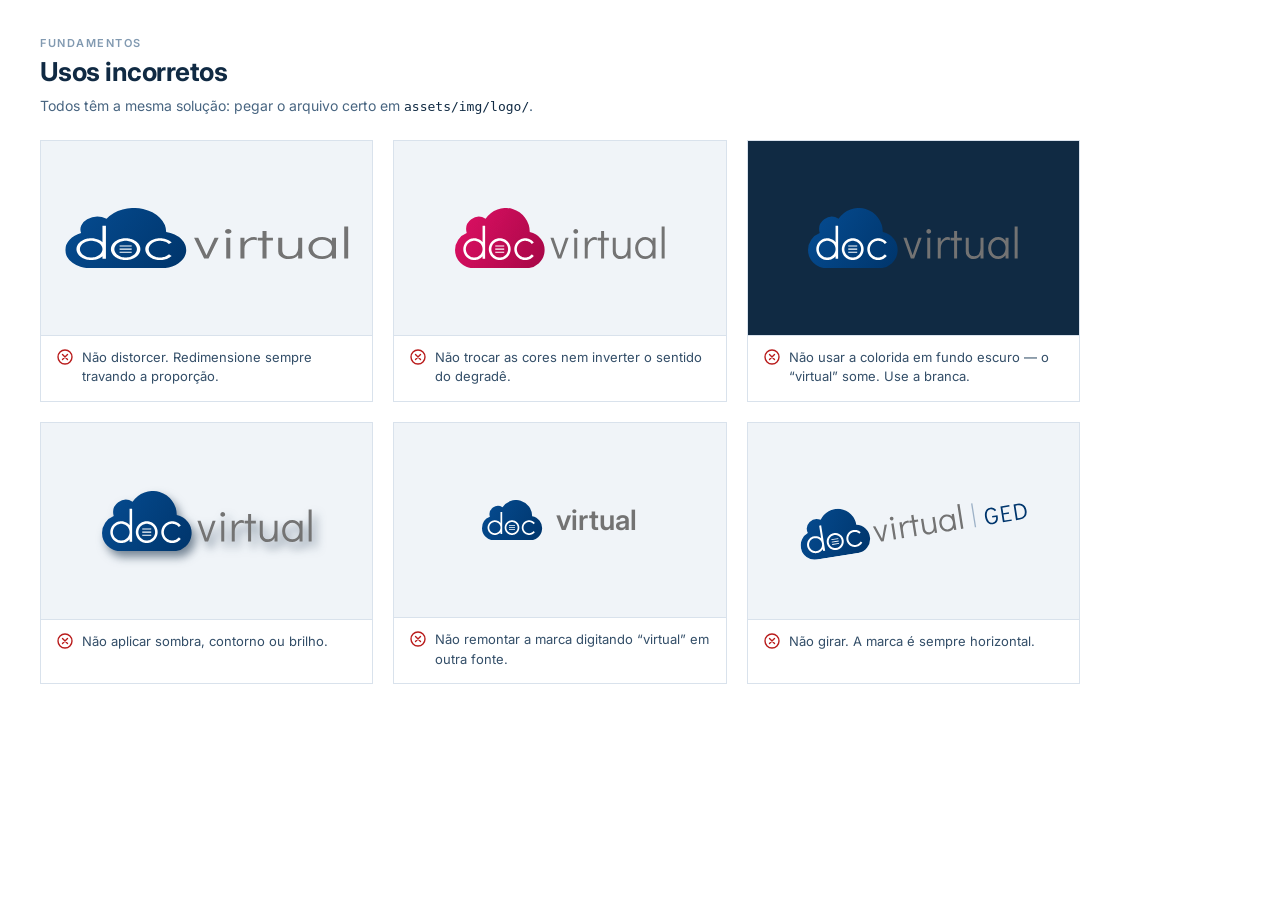
<file: design-system/fundamentos/usos-incorretos.html>
<!-- @dsCard group="Fundamentos" name="Usos incorretos" subtitle="Seis erros recorrentes" width="1120" height="720" -->
<!doctype html>
<html lang="pt-BR">
<head>
<meta charset="utf-8">
<title>Usos incorretos — Doc Virtual</title>
<link rel="stylesheet" href="https://fonts.googleapis.com/css2?family=Inter:wght@400;500;600;700&family=Didact+Gothic&display=swap">
<style>
    :root { color-scheme: light; }
    body { margin: 0; font-family: Inter, system-ui, sans-serif; background: #ffffff;
           color: #102a43; -webkit-font-smoothing: antialiased; }
    a { color: #2563eb; } a:hover { color: #1d4ed8; }
    .eyebrow { font-size: 11px; font-weight: 600; letter-spacing: 0.14em;
               text-transform: uppercase; color: #829ab1; }
    .h { font-size: 26px; font-weight: 700; letter-spacing: -0.02em; color: #102a43; }
    .lead { font-size: 14px; line-height: 1.6; color: #486581; }
    .meta { font-size: 12px; color: #829ab1; }
    .mono { font-family: ui-monospace, SFMono-Regular, Menlo, monospace; }
    .panel { border: 1px solid #d9e2ec; background: #ffffff; }

    .frame { width: 1120px; height: 720px; box-sizing: border-box; padding: 36px 40px;
              display: flex; flex-direction: column; gap: 22px; }
</style>
</head>
<body>
<div class="frame">
<div style="display: flex; flex-direction: column; gap: 6px"><div class="eyebrow">Fundamentos</div><div class="h">Usos incorretos</div><div class="lead" style="max-width: 620px; margin-top: 2px">Todos têm a mesma solução: pegar o arquivo certo em <span class="mono" style="font-size: 13px; color: #102a43">assets/img/logo/</span>.</div></div>
  <div style="flex-grow: 1; display: grid; grid-template-columns: repeat(3, minmax(0, 1fr));
              grid-template-rows: repeat(2, minmax(0, 1fr)); gap: 20px">
    
    <div class="panel" style="display: flex; flex-direction: column">
      <div style="flex-grow: 1; display: flex; align-items: center; justify-content: center;
                  background: #f0f4f8; padding: 22px; overflow: hidden"><svg style="width: 210px; height: auto; display: block; transform: scaleX(1.35); transform-origin: center;" xmlns="http://www.w3.org/2000/svg" viewBox="0 0 150 43" width="150" height="43" role="img" aria-label="Doc Virtual"><defs><linearGradient id="a" gradientUnits="userSpaceOnUse" x1="2" y1="6" x2="62" y2="40"><stop offset="0" stop-color="#054B90"/><stop offset="1" stop-color="#00366D"/></linearGradient></defs><path fill="url(#a)" d="M0.000 30.000A13.000 13.000 0 0 1 8.370 17.853A9.000 9.000 0 0 1 21.849 7.718A17.200 17.200 0 0 1 53.400 17.223A13.000 13.000 0 0 1 51.000 43.000L13.000 43.000A13.000 13.000 0 0 1 0.000 30.000Z"/><path fill="#FFFFFF" d="M21.505 12.750L21.505 36.290L19.675 36.290L19.675 34.427L19.222 34.922L18.801 35.312L18.353 35.671L17.880 35.996L17.385 36.285L16.869 36.536L16.336 36.749L15.789 36.923L15.231 37.055L14.664 37.146L14.092 37.196L13.710 37.205L13.328 37.196L12.756 37.146L12.189 37.055L11.631 36.923L11.084 36.749L10.727 36.612L10.377 36.457L10.035 36.285L9.703 36.096L9.379 35.891L9.067 35.671L8.765 35.436L8.475 35.186L8.198 34.922L7.934 34.645L7.684 34.355L7.449 34.053L7.229 33.741L7.024 33.417L6.835 33.085L6.663 32.743L6.508 32.393L6.371 32.036L6.251 31.673L6.149 31.304L6.065 30.931L5.999 30.554L5.953 30.174L5.924 29.792L5.915 29.410L5.924 29.028L5.953 28.646L5.999 28.266L6.065 27.889L6.149 27.516L6.251 27.147L6.371 26.784L6.584 26.251L6.835 25.735L7.124 25.240L7.337 24.922L7.565 24.614L7.934 24.175L8.198 23.898L8.619 23.508L9.067 23.149L9.540 22.824L10.035 22.535L10.377 22.363L10.727 22.208L11.265 22.008L11.816 21.849L12.377 21.730L12.946 21.653L13.328 21.624L13.901 21.617L14.283 21.636L14.854 21.699L15.418 21.804L15.789 21.897L16.336 22.071L16.869 22.284L17.215 22.447L17.717 22.724L18.198 23.037L18.506 23.265L18.945 23.634L19.356 24.035L19.675 24.393L19.675 12.750ZM19.675 29.410L19.646 28.825L19.560 28.246L19.418 27.678L19.221 27.127L18.971 26.598L18.670 26.096L18.321 25.626L17.928 25.192L17.494 24.799L17.024 24.450L16.522 24.149L15.993 23.899L15.442 23.702L14.874 23.560L14.295 23.474L13.710 23.445L13.125 23.474L12.546 23.560L11.978 23.702L11.427 23.899L10.898 24.149L10.396 24.450L9.926 24.799L9.492 25.192L9.099 25.626L8.750 26.096L8.449 26.598L8.199 27.127L8.002 27.678L7.860 28.246L7.774 28.825L7.745 29.410L7.774 29.995L7.860 30.574L8.002 31.142L8.199 31.693L8.449 32.222L8.750 32.724L9.099 33.194L9.492 33.628L9.926 34.021L10.396 34.370L10.898 34.671L11.427 34.921L11.978 35.118L12.546 35.260L13.125 35.346L13.710 35.375L14.295 35.346L14.874 35.260L15.442 35.118L15.993 34.921L16.522 34.671L17.024 34.370L17.494 34.021L17.928 33.628L18.321 33.194L18.670 32.724L18.971 32.222L19.221 31.693L19.418 31.142L19.560 30.574L19.646 29.995ZM28.740 27.550L28.740 26.770L35.140 26.770L35.140 27.550ZM39.726 29.028L39.735 29.410L39.726 29.792L39.697 30.174L39.651 30.554L39.585 30.931L39.501 31.304L39.399 31.673L39.279 32.036L39.142 32.393L38.987 32.743L38.815 33.085L38.626 33.417L38.421 33.741L38.201 34.053L37.966 34.355L37.716 34.645L37.452 34.922L37.175 35.186L36.885 35.436L36.583 35.671L36.271 35.891L35.947 36.096L35.615 36.285L35.273 36.457L34.923 36.612L34.566 36.749L34.203 36.869L33.834 36.971L33.461 37.055L33.084 37.121L32.704 37.167L32.322 37.196L31.940 37.205L31.558 37.196L31.176 37.167L30.796 37.121L30.419 37.055L30.046 36.971L29.677 36.869L29.314 36.749L28.957 36.612L28.607 36.457L28.265 36.285L27.933 36.096L27.609 35.891L27.297 35.671L26.995 35.436L26.705 35.186L26.428 34.922L26.164 34.645L25.914 34.355L25.679 34.053L25.459 33.741L25.254 33.417L25.065 33.085L24.893 32.743L24.738 32.393L24.601 32.036L24.481 31.673L24.379 31.304L24.295 30.931L24.229 30.554L24.183 30.174L24.154 29.792L24.145 29.410L24.154 29.028L24.183 28.646L24.229 28.266L24.295 27.889L24.379 27.516L24.481 27.147L24.601 26.784L24.738 26.427L24.893 26.077L25.065 25.735L25.254 25.403L25.459 25.079L25.679 24.767L25.914 24.465L26.164 24.175L26.428 23.898L26.705 23.634L26.995 23.384L27.297 23.149L27.609 22.929L27.933 22.724L28.265 22.535L28.607 22.363L28.957 22.208L29.314 22.071L29.677 21.951L30.046 21.849L30.419 21.765L30.796 21.699L31.176 21.653L31.558 21.624L31.940 21.615L32.322 21.624L32.704 21.653L33.084 21.699L33.461 21.765L33.834 21.849L34.203 21.951L34.566 22.071L34.923 22.208L35.273 22.363L35.615 22.535L35.947 22.724L36.271 22.929L36.583 23.149L36.885 23.384L37.175 23.634L37.452 23.898L37.716 24.175L37.966 24.465L38.201 24.767L38.421 25.079L38.626 25.403L38.815 25.735L38.987 26.077L39.142 26.427L39.279 26.784L39.399 27.147L39.501 27.516L39.585 27.889L39.651 28.266L39.697 28.646ZM37.905 29.410L37.876 28.825L37.790 28.246L37.648 27.678L37.451 27.127L37.201 26.598L36.900 26.096L36.551 25.626L36.158 25.192L35.724 24.799L35.254 24.450L34.752 24.149L34.223 23.899L33.672 23.702L33.104 23.560L32.525 23.474L31.940 23.445L31.355 23.474L30.776 23.560L30.208 23.702L29.657 23.899L29.128 24.149L28.626 24.450L28.156 24.799L27.722 25.192L27.329 25.626L26.980 26.096L26.679 26.598L26.429 27.127L26.232 27.678L26.090 28.246L26.004 28.825L25.975 29.410L26.004 29.995L26.090 30.574L26.232 31.142L26.429 31.693L26.679 32.222L26.980 32.724L27.329 33.194L27.722 33.628L28.156 34.021L28.626 34.370L29.128 34.671L29.657 34.921L30.208 35.118L30.776 35.260L31.355 35.346L31.940 35.375L32.525 35.346L33.104 35.260L33.672 35.118L34.223 34.921L34.752 34.671L35.254 34.370L35.724 34.021L36.158 33.628L36.551 33.194L36.900 32.724L37.201 32.222L37.451 31.693L37.648 31.142L37.790 30.574L37.876 29.995ZM28.740 29.800L28.740 29.020L35.140 29.020L35.140 29.800ZM56.042 24.319L56.283 24.611L54.840 25.738L54.460 25.297L54.146 24.990L53.810 24.708L53.331 24.370L52.952 24.149L52.423 23.899L52.011 23.746L51.589 23.624L51.015 23.510L50.579 23.461L49.994 23.447L49.555 23.474L48.976 23.560L48.549 23.661L48.130 23.794L47.723 23.957L47.328 24.149L46.949 24.370L46.587 24.619L46.244 24.893L45.922 25.192L45.623 25.514L45.349 25.857L45.180 26.096L45.024 26.343L44.812 26.728L44.629 27.127L44.476 27.539L44.354 27.961L44.263 28.390L44.204 28.825L44.177 29.264L44.182 29.703L44.204 29.995L44.263 30.430L44.354 30.859L44.476 31.281L44.629 31.693L44.812 32.092L45.024 32.477L45.263 32.845L45.529 33.194L45.820 33.523L46.134 33.830L46.470 34.112L46.705 34.287L47.073 34.526L47.458 34.738L47.993 34.975L48.408 35.118L48.976 35.260L49.410 35.330L49.994 35.373L50.433 35.368L51.015 35.310L51.447 35.230L52.011 35.074L52.423 34.921L52.952 34.671L53.331 34.450L53.693 34.201L54.146 33.830L54.460 33.523L54.840 33.082L56.283 34.209L55.916 34.645L55.515 35.056L55.231 35.312L54.936 35.555L54.628 35.783L54.310 35.996L53.982 36.192L53.645 36.373L53.299 36.536L52.945 36.683L52.585 36.812L52.219 36.923L51.848 37.016L51.473 37.090L51.094 37.146L50.713 37.184L50.331 37.203L49.949 37.203L49.567 37.184L49.186 37.146L48.807 37.090L48.432 37.016L48.061 36.923L47.695 36.812L47.335 36.683L46.981 36.536L46.635 36.373L46.298 36.192L45.970 35.996L45.652 35.783L45.344 35.555L45.049 35.312L44.765 35.056L44.494 34.785L44.238 34.501L43.995 34.206L43.767 33.898L43.554 33.580L43.358 33.252L43.177 32.915L43.014 32.569L42.867 32.215L42.738 31.855L42.627 31.489L42.534 31.118L42.460 30.743L42.404 30.364L42.366 29.983L42.347 29.601L42.347 29.219L42.366 28.837L42.404 28.456L42.460 28.077L42.534 27.702L42.627 27.331L42.738 26.965L42.867 26.605L43.014 26.251L43.177 25.905L43.358 25.568L43.554 25.240L43.767 24.922L43.995 24.614L44.238 24.319L44.494 24.035L44.765 23.764L45.049 23.508L45.344 23.265L45.652 23.037L45.970 22.824L46.298 22.628L46.635 22.447L46.981 22.284L47.335 22.137L47.695 22.008L48.061 21.897L48.432 21.804L48.807 21.730L49.186 21.674L49.567 21.636L49.949 21.617L50.331 21.617L50.713 21.636L51.094 21.674L51.473 21.730L51.848 21.804L52.219 21.897L52.585 22.008L52.945 22.137L53.299 22.284L53.645 22.447L53.982 22.628L54.310 22.824L54.628 23.037L54.936 23.265L55.231 23.508L55.515 23.764L55.786 24.035ZM28.740 32.050L28.740 31.270L35.140 31.270L35.140 32.050Z"/><path fill="#737373" d="M78.99606 21.30012H81.16335L75.82365 36.0H73.4679L68.15961 21.30012H70.38972L74.7243 33.70707ZM85.18255 36.0V21.30012H87.31843V36.0ZM84.55435 16.71426Q84.55435 16.02324 85.04120499999999 15.536385000000001Q85.52806 15.04953 86.25049 15.04953Q86.94151 15.04953 87.44407 15.536385000000001Q87.94663 16.02324 87.94663 16.74567Q87.94663 17.43669 87.44407 17.93925Q86.94151 18.44181 86.25049 18.44181Q85.52806 18.44181 85.04120499999999 17.93925Q84.55435 17.43669 84.55435 16.71426ZM101.35741999999999 21.017429999999997V22.96485Q100.69781 22.650750000000002 99.91256 22.650750000000002Q98.56193 22.650750000000002 97.39976 23.40459Q96.23759 24.15843 95.530865 25.587584999999997Q94.82414 27.01674 94.82414 28.96416V36.0H92.68826V21.30012H94.82414V24.25266Q95.67220999999999 22.61934 96.975725 21.70845Q98.27924 20.797559999999997 99.91256 20.797559999999997Q100.6664 20.797559999999997 101.35741999999999 21.017429999999997ZM104.3715 36.0V23.24754H101.85869999999998V21.30012H104.3715V16.43157H106.50737999999998V21.30012H109.89965999999998V23.24754H106.50737999999998V36.0ZM125.38350999999999 21.30012V36.0H123.24762999999999V33.55002Q122.49378999999999 34.96347 121.25309499999999 35.733015Q120.01239999999999 36.50256 118.37907999999999 36.50256Q116.83998999999999 36.50256 115.536475 35.87436Q114.23295999999999 35.24616 113.463415 34.02117Q112.69386999999999 32.79618 112.69386999999999 31.13145V21.30012H114.82974999999999V30.189149999999998Q114.82974999999999 34.55514 118.72458999999999 34.55514Q120.98610999999998 34.55514 122.11686999999998 32.953230000000005Q123.24762999999999 31.35132 123.24762999999999 28.65006V21.30012ZM143.25451999999999 21.30012V36.0H141.11864V33.83271Q140.20774999999998 35.08911 138.88853 35.795835Q137.56931 36.50256 135.99881 36.50256Q133.89434 36.50256 132.22960999999998 35.49744Q130.56488 34.49232 129.62257999999997 32.70195Q128.68027999999998 30.91158 128.68027999999998 28.61865Q128.68027999999998 26.357129999999998 129.606875 24.582465Q130.53347 22.8078 132.182495 21.80268Q133.83151999999998 20.797559999999997 135.93599 20.797559999999997Q137.53789999999998 20.797559999999997 138.87282499999998 21.504285Q140.20774999999998 22.21101 141.11864 23.498820000000002V21.30012ZM141.11864 28.65006Q141.11864 26.95392 140.45902999999998 25.60329Q139.79942 24.25266 138.621545 23.49882Q137.44367 22.744979999999998 135.93599 22.744979999999998Q134.45971999999998 22.744979999999998 133.29755 23.49882Q132.13538 24.25266 131.47577 25.587584999999997Q130.81616 26.92251 130.81616 28.61865Q130.81616 30.3462 131.47577 31.69683Q132.13538 33.04746 133.29755 33.8013Q134.45971999999998 34.55514 135.93599 34.55514Q137.44367 34.55514 138.621545 33.8013Q139.79942 33.04746 140.45902999999998 31.69683Q141.11864 30.3462 141.11864 28.65006ZM147.61923000000002 36.0V13.19634H149.75511V36.0Z"/></svg></div>
      <div style="padding: 12px 16px 14px; border-top: 1px solid #d9e2ec; display: flex; gap: 9px;
                  align-items: flex-start; min-height: 64px; box-sizing: border-box">
        <svg width="16" height="16" viewBox="0 0 16 16" fill="none" style="flex-shrink: 0; margin-top: 1px"><circle cx="8" cy="8" r="7" stroke="#b91c1c" stroke-width="1.4"/><path d="M5.5 5.5l5 5M10.5 5.5l-5 5" stroke="#b91c1c" stroke-width="1.4" stroke-linecap="round"/></svg><div style="font-size: 13px; color: #334e68; line-height: 1.5">Não distorcer. Redimensione sempre travando a proporção.</div>
      </div>
    </div>
    
    <div class="panel" style="display: flex; flex-direction: column">
      <div style="flex-grow: 1; display: flex; align-items: center; justify-content: center;
                  background: #f0f4f8; padding: 22px; overflow: hidden"><svg style="width: 210px; height: auto; display: block; filter: hue-rotate(115deg) saturate(1.6);" xmlns="http://www.w3.org/2000/svg" viewBox="0 0 150 43" width="150" height="43" role="img" aria-label="Doc Virtual"><defs><linearGradient id="a" gradientUnits="userSpaceOnUse" x1="2" y1="6" x2="62" y2="40"><stop offset="0" stop-color="#054B90"/><stop offset="1" stop-color="#00366D"/></linearGradient></defs><path fill="url(#a)" d="M0.000 30.000A13.000 13.000 0 0 1 8.370 17.853A9.000 9.000 0 0 1 21.849 7.718A17.200 17.200 0 0 1 53.400 17.223A13.000 13.000 0 0 1 51.000 43.000L13.000 43.000A13.000 13.000 0 0 1 0.000 30.000Z"/><path fill="#FFFFFF" d="M21.505 12.750L21.505 36.290L19.675 36.290L19.675 34.427L19.222 34.922L18.801 35.312L18.353 35.671L17.880 35.996L17.385 36.285L16.869 36.536L16.336 36.749L15.789 36.923L15.231 37.055L14.664 37.146L14.092 37.196L13.710 37.205L13.328 37.196L12.756 37.146L12.189 37.055L11.631 36.923L11.084 36.749L10.727 36.612L10.377 36.457L10.035 36.285L9.703 36.096L9.379 35.891L9.067 35.671L8.765 35.436L8.475 35.186L8.198 34.922L7.934 34.645L7.684 34.355L7.449 34.053L7.229 33.741L7.024 33.417L6.835 33.085L6.663 32.743L6.508 32.393L6.371 32.036L6.251 31.673L6.149 31.304L6.065 30.931L5.999 30.554L5.953 30.174L5.924 29.792L5.915 29.410L5.924 29.028L5.953 28.646L5.999 28.266L6.065 27.889L6.149 27.516L6.251 27.147L6.371 26.784L6.584 26.251L6.835 25.735L7.124 25.240L7.337 24.922L7.565 24.614L7.934 24.175L8.198 23.898L8.619 23.508L9.067 23.149L9.540 22.824L10.035 22.535L10.377 22.363L10.727 22.208L11.265 22.008L11.816 21.849L12.377 21.730L12.946 21.653L13.328 21.624L13.901 21.617L14.283 21.636L14.854 21.699L15.418 21.804L15.789 21.897L16.336 22.071L16.869 22.284L17.215 22.447L17.717 22.724L18.198 23.037L18.506 23.265L18.945 23.634L19.356 24.035L19.675 24.393L19.675 12.750ZM19.675 29.410L19.646 28.825L19.560 28.246L19.418 27.678L19.221 27.127L18.971 26.598L18.670 26.096L18.321 25.626L17.928 25.192L17.494 24.799L17.024 24.450L16.522 24.149L15.993 23.899L15.442 23.702L14.874 23.560L14.295 23.474L13.710 23.445L13.125 23.474L12.546 23.560L11.978 23.702L11.427 23.899L10.898 24.149L10.396 24.450L9.926 24.799L9.492 25.192L9.099 25.626L8.750 26.096L8.449 26.598L8.199 27.127L8.002 27.678L7.860 28.246L7.774 28.825L7.745 29.410L7.774 29.995L7.860 30.574L8.002 31.142L8.199 31.693L8.449 32.222L8.750 32.724L9.099 33.194L9.492 33.628L9.926 34.021L10.396 34.370L10.898 34.671L11.427 34.921L11.978 35.118L12.546 35.260L13.125 35.346L13.710 35.375L14.295 35.346L14.874 35.260L15.442 35.118L15.993 34.921L16.522 34.671L17.024 34.370L17.494 34.021L17.928 33.628L18.321 33.194L18.670 32.724L18.971 32.222L19.221 31.693L19.418 31.142L19.560 30.574L19.646 29.995ZM28.740 27.550L28.740 26.770L35.140 26.770L35.140 27.550ZM39.726 29.028L39.735 29.410L39.726 29.792L39.697 30.174L39.651 30.554L39.585 30.931L39.501 31.304L39.399 31.673L39.279 32.036L39.142 32.393L38.987 32.743L38.815 33.085L38.626 33.417L38.421 33.741L38.201 34.053L37.966 34.355L37.716 34.645L37.452 34.922L37.175 35.186L36.885 35.436L36.583 35.671L36.271 35.891L35.947 36.096L35.615 36.285L35.273 36.457L34.923 36.612L34.566 36.749L34.203 36.869L33.834 36.971L33.461 37.055L33.084 37.121L32.704 37.167L32.322 37.196L31.940 37.205L31.558 37.196L31.176 37.167L30.796 37.121L30.419 37.055L30.046 36.971L29.677 36.869L29.314 36.749L28.957 36.612L28.607 36.457L28.265 36.285L27.933 36.096L27.609 35.891L27.297 35.671L26.995 35.436L26.705 35.186L26.428 34.922L26.164 34.645L25.914 34.355L25.679 34.053L25.459 33.741L25.254 33.417L25.065 33.085L24.893 32.743L24.738 32.393L24.601 32.036L24.481 31.673L24.379 31.304L24.295 30.931L24.229 30.554L24.183 30.174L24.154 29.792L24.145 29.410L24.154 29.028L24.183 28.646L24.229 28.266L24.295 27.889L24.379 27.516L24.481 27.147L24.601 26.784L24.738 26.427L24.893 26.077L25.065 25.735L25.254 25.403L25.459 25.079L25.679 24.767L25.914 24.465L26.164 24.175L26.428 23.898L26.705 23.634L26.995 23.384L27.297 23.149L27.609 22.929L27.933 22.724L28.265 22.535L28.607 22.363L28.957 22.208L29.314 22.071L29.677 21.951L30.046 21.849L30.419 21.765L30.796 21.699L31.176 21.653L31.558 21.624L31.940 21.615L32.322 21.624L32.704 21.653L33.084 21.699L33.461 21.765L33.834 21.849L34.203 21.951L34.566 22.071L34.923 22.208L35.273 22.363L35.615 22.535L35.947 22.724L36.271 22.929L36.583 23.149L36.885 23.384L37.175 23.634L37.452 23.898L37.716 24.175L37.966 24.465L38.201 24.767L38.421 25.079L38.626 25.403L38.815 25.735L38.987 26.077L39.142 26.427L39.279 26.784L39.399 27.147L39.501 27.516L39.585 27.889L39.651 28.266L39.697 28.646ZM37.905 29.410L37.876 28.825L37.790 28.246L37.648 27.678L37.451 27.127L37.201 26.598L36.900 26.096L36.551 25.626L36.158 25.192L35.724 24.799L35.254 24.450L34.752 24.149L34.223 23.899L33.672 23.702L33.104 23.560L32.525 23.474L31.940 23.445L31.355 23.474L30.776 23.560L30.208 23.702L29.657 23.899L29.128 24.149L28.626 24.450L28.156 24.799L27.722 25.192L27.329 25.626L26.980 26.096L26.679 26.598L26.429 27.127L26.232 27.678L26.090 28.246L26.004 28.825L25.975 29.410L26.004 29.995L26.090 30.574L26.232 31.142L26.429 31.693L26.679 32.222L26.980 32.724L27.329 33.194L27.722 33.628L28.156 34.021L28.626 34.370L29.128 34.671L29.657 34.921L30.208 35.118L30.776 35.260L31.355 35.346L31.940 35.375L32.525 35.346L33.104 35.260L33.672 35.118L34.223 34.921L34.752 34.671L35.254 34.370L35.724 34.021L36.158 33.628L36.551 33.194L36.900 32.724L37.201 32.222L37.451 31.693L37.648 31.142L37.790 30.574L37.876 29.995ZM28.740 29.800L28.740 29.020L35.140 29.020L35.140 29.800ZM56.042 24.319L56.283 24.611L54.840 25.738L54.460 25.297L54.146 24.990L53.810 24.708L53.331 24.370L52.952 24.149L52.423 23.899L52.011 23.746L51.589 23.624L51.015 23.510L50.579 23.461L49.994 23.447L49.555 23.474L48.976 23.560L48.549 23.661L48.130 23.794L47.723 23.957L47.328 24.149L46.949 24.370L46.587 24.619L46.244 24.893L45.922 25.192L45.623 25.514L45.349 25.857L45.180 26.096L45.024 26.343L44.812 26.728L44.629 27.127L44.476 27.539L44.354 27.961L44.263 28.390L44.204 28.825L44.177 29.264L44.182 29.703L44.204 29.995L44.263 30.430L44.354 30.859L44.476 31.281L44.629 31.693L44.812 32.092L45.024 32.477L45.263 32.845L45.529 33.194L45.820 33.523L46.134 33.830L46.470 34.112L46.705 34.287L47.073 34.526L47.458 34.738L47.993 34.975L48.408 35.118L48.976 35.260L49.410 35.330L49.994 35.373L50.433 35.368L51.015 35.310L51.447 35.230L52.011 35.074L52.423 34.921L52.952 34.671L53.331 34.450L53.693 34.201L54.146 33.830L54.460 33.523L54.840 33.082L56.283 34.209L55.916 34.645L55.515 35.056L55.231 35.312L54.936 35.555L54.628 35.783L54.310 35.996L53.982 36.192L53.645 36.373L53.299 36.536L52.945 36.683L52.585 36.812L52.219 36.923L51.848 37.016L51.473 37.090L51.094 37.146L50.713 37.184L50.331 37.203L49.949 37.203L49.567 37.184L49.186 37.146L48.807 37.090L48.432 37.016L48.061 36.923L47.695 36.812L47.335 36.683L46.981 36.536L46.635 36.373L46.298 36.192L45.970 35.996L45.652 35.783L45.344 35.555L45.049 35.312L44.765 35.056L44.494 34.785L44.238 34.501L43.995 34.206L43.767 33.898L43.554 33.580L43.358 33.252L43.177 32.915L43.014 32.569L42.867 32.215L42.738 31.855L42.627 31.489L42.534 31.118L42.460 30.743L42.404 30.364L42.366 29.983L42.347 29.601L42.347 29.219L42.366 28.837L42.404 28.456L42.460 28.077L42.534 27.702L42.627 27.331L42.738 26.965L42.867 26.605L43.014 26.251L43.177 25.905L43.358 25.568L43.554 25.240L43.767 24.922L43.995 24.614L44.238 24.319L44.494 24.035L44.765 23.764L45.049 23.508L45.344 23.265L45.652 23.037L45.970 22.824L46.298 22.628L46.635 22.447L46.981 22.284L47.335 22.137L47.695 22.008L48.061 21.897L48.432 21.804L48.807 21.730L49.186 21.674L49.567 21.636L49.949 21.617L50.331 21.617L50.713 21.636L51.094 21.674L51.473 21.730L51.848 21.804L52.219 21.897L52.585 22.008L52.945 22.137L53.299 22.284L53.645 22.447L53.982 22.628L54.310 22.824L54.628 23.037L54.936 23.265L55.231 23.508L55.515 23.764L55.786 24.035ZM28.740 32.050L28.740 31.270L35.140 31.270L35.140 32.050Z"/><path fill="#737373" d="M78.99606 21.30012H81.16335L75.82365 36.0H73.4679L68.15961 21.30012H70.38972L74.7243 33.70707ZM85.18255 36.0V21.30012H87.31843V36.0ZM84.55435 16.71426Q84.55435 16.02324 85.04120499999999 15.536385000000001Q85.52806 15.04953 86.25049 15.04953Q86.94151 15.04953 87.44407 15.536385000000001Q87.94663 16.02324 87.94663 16.74567Q87.94663 17.43669 87.44407 17.93925Q86.94151 18.44181 86.25049 18.44181Q85.52806 18.44181 85.04120499999999 17.93925Q84.55435 17.43669 84.55435 16.71426ZM101.35741999999999 21.017429999999997V22.96485Q100.69781 22.650750000000002 99.91256 22.650750000000002Q98.56193 22.650750000000002 97.39976 23.40459Q96.23759 24.15843 95.530865 25.587584999999997Q94.82414 27.01674 94.82414 28.96416V36.0H92.68826V21.30012H94.82414V24.25266Q95.67220999999999 22.61934 96.975725 21.70845Q98.27924 20.797559999999997 99.91256 20.797559999999997Q100.6664 20.797559999999997 101.35741999999999 21.017429999999997ZM104.3715 36.0V23.24754H101.85869999999998V21.30012H104.3715V16.43157H106.50737999999998V21.30012H109.89965999999998V23.24754H106.50737999999998V36.0ZM125.38350999999999 21.30012V36.0H123.24762999999999V33.55002Q122.49378999999999 34.96347 121.25309499999999 35.733015Q120.01239999999999 36.50256 118.37907999999999 36.50256Q116.83998999999999 36.50256 115.536475 35.87436Q114.23295999999999 35.24616 113.463415 34.02117Q112.69386999999999 32.79618 112.69386999999999 31.13145V21.30012H114.82974999999999V30.189149999999998Q114.82974999999999 34.55514 118.72458999999999 34.55514Q120.98610999999998 34.55514 122.11686999999998 32.953230000000005Q123.24762999999999 31.35132 123.24762999999999 28.65006V21.30012ZM143.25451999999999 21.30012V36.0H141.11864V33.83271Q140.20774999999998 35.08911 138.88853 35.795835Q137.56931 36.50256 135.99881 36.50256Q133.89434 36.50256 132.22960999999998 35.49744Q130.56488 34.49232 129.62257999999997 32.70195Q128.68027999999998 30.91158 128.68027999999998 28.61865Q128.68027999999998 26.357129999999998 129.606875 24.582465Q130.53347 22.8078 132.182495 21.80268Q133.83151999999998 20.797559999999997 135.93599 20.797559999999997Q137.53789999999998 20.797559999999997 138.87282499999998 21.504285Q140.20774999999998 22.21101 141.11864 23.498820000000002V21.30012ZM141.11864 28.65006Q141.11864 26.95392 140.45902999999998 25.60329Q139.79942 24.25266 138.621545 23.49882Q137.44367 22.744979999999998 135.93599 22.744979999999998Q134.45971999999998 22.744979999999998 133.29755 23.49882Q132.13538 24.25266 131.47577 25.587584999999997Q130.81616 26.92251 130.81616 28.61865Q130.81616 30.3462 131.47577 31.69683Q132.13538 33.04746 133.29755 33.8013Q134.45971999999998 34.55514 135.93599 34.55514Q137.44367 34.55514 138.621545 33.8013Q139.79942 33.04746 140.45902999999998 31.69683Q141.11864 30.3462 141.11864 28.65006ZM147.61923000000002 36.0V13.19634H149.75511V36.0Z"/></svg></div>
      <div style="padding: 12px 16px 14px; border-top: 1px solid #d9e2ec; display: flex; gap: 9px;
                  align-items: flex-start; min-height: 64px; box-sizing: border-box">
        <svg width="16" height="16" viewBox="0 0 16 16" fill="none" style="flex-shrink: 0; margin-top: 1px"><circle cx="8" cy="8" r="7" stroke="#b91c1c" stroke-width="1.4"/><path d="M5.5 5.5l5 5M10.5 5.5l-5 5" stroke="#b91c1c" stroke-width="1.4" stroke-linecap="round"/></svg><div style="font-size: 13px; color: #334e68; line-height: 1.5">Não trocar as cores nem inverter o sentido do degradê.</div>
      </div>
    </div>
    
    <div class="panel" style="display: flex; flex-direction: column">
      <div style="flex-grow: 1; display: flex; align-items: center; justify-content: center;
                  background: #102a43; padding: 22px; overflow: hidden"><svg style="width: 210px; height: auto; display: block;" xmlns="http://www.w3.org/2000/svg" viewBox="0 0 150 43" width="150" height="43" role="img" aria-label="Doc Virtual"><defs><linearGradient id="a" gradientUnits="userSpaceOnUse" x1="2" y1="6" x2="62" y2="40"><stop offset="0" stop-color="#054B90"/><stop offset="1" stop-color="#00366D"/></linearGradient></defs><path fill="url(#a)" d="M0.000 30.000A13.000 13.000 0 0 1 8.370 17.853A9.000 9.000 0 0 1 21.849 7.718A17.200 17.200 0 0 1 53.400 17.223A13.000 13.000 0 0 1 51.000 43.000L13.000 43.000A13.000 13.000 0 0 1 0.000 30.000Z"/><path fill="#FFFFFF" d="M21.505 12.750L21.505 36.290L19.675 36.290L19.675 34.427L19.222 34.922L18.801 35.312L18.353 35.671L17.880 35.996L17.385 36.285L16.869 36.536L16.336 36.749L15.789 36.923L15.231 37.055L14.664 37.146L14.092 37.196L13.710 37.205L13.328 37.196L12.756 37.146L12.189 37.055L11.631 36.923L11.084 36.749L10.727 36.612L10.377 36.457L10.035 36.285L9.703 36.096L9.379 35.891L9.067 35.671L8.765 35.436L8.475 35.186L8.198 34.922L7.934 34.645L7.684 34.355L7.449 34.053L7.229 33.741L7.024 33.417L6.835 33.085L6.663 32.743L6.508 32.393L6.371 32.036L6.251 31.673L6.149 31.304L6.065 30.931L5.999 30.554L5.953 30.174L5.924 29.792L5.915 29.410L5.924 29.028L5.953 28.646L5.999 28.266L6.065 27.889L6.149 27.516L6.251 27.147L6.371 26.784L6.584 26.251L6.835 25.735L7.124 25.240L7.337 24.922L7.565 24.614L7.934 24.175L8.198 23.898L8.619 23.508L9.067 23.149L9.540 22.824L10.035 22.535L10.377 22.363L10.727 22.208L11.265 22.008L11.816 21.849L12.377 21.730L12.946 21.653L13.328 21.624L13.901 21.617L14.283 21.636L14.854 21.699L15.418 21.804L15.789 21.897L16.336 22.071L16.869 22.284L17.215 22.447L17.717 22.724L18.198 23.037L18.506 23.265L18.945 23.634L19.356 24.035L19.675 24.393L19.675 12.750ZM19.675 29.410L19.646 28.825L19.560 28.246L19.418 27.678L19.221 27.127L18.971 26.598L18.670 26.096L18.321 25.626L17.928 25.192L17.494 24.799L17.024 24.450L16.522 24.149L15.993 23.899L15.442 23.702L14.874 23.560L14.295 23.474L13.710 23.445L13.125 23.474L12.546 23.560L11.978 23.702L11.427 23.899L10.898 24.149L10.396 24.450L9.926 24.799L9.492 25.192L9.099 25.626L8.750 26.096L8.449 26.598L8.199 27.127L8.002 27.678L7.860 28.246L7.774 28.825L7.745 29.410L7.774 29.995L7.860 30.574L8.002 31.142L8.199 31.693L8.449 32.222L8.750 32.724L9.099 33.194L9.492 33.628L9.926 34.021L10.396 34.370L10.898 34.671L11.427 34.921L11.978 35.118L12.546 35.260L13.125 35.346L13.710 35.375L14.295 35.346L14.874 35.260L15.442 35.118L15.993 34.921L16.522 34.671L17.024 34.370L17.494 34.021L17.928 33.628L18.321 33.194L18.670 32.724L18.971 32.222L19.221 31.693L19.418 31.142L19.560 30.574L19.646 29.995ZM28.740 27.550L28.740 26.770L35.140 26.770L35.140 27.550ZM39.726 29.028L39.735 29.410L39.726 29.792L39.697 30.174L39.651 30.554L39.585 30.931L39.501 31.304L39.399 31.673L39.279 32.036L39.142 32.393L38.987 32.743L38.815 33.085L38.626 33.417L38.421 33.741L38.201 34.053L37.966 34.355L37.716 34.645L37.452 34.922L37.175 35.186L36.885 35.436L36.583 35.671L36.271 35.891L35.947 36.096L35.615 36.285L35.273 36.457L34.923 36.612L34.566 36.749L34.203 36.869L33.834 36.971L33.461 37.055L33.084 37.121L32.704 37.167L32.322 37.196L31.940 37.205L31.558 37.196L31.176 37.167L30.796 37.121L30.419 37.055L30.046 36.971L29.677 36.869L29.314 36.749L28.957 36.612L28.607 36.457L28.265 36.285L27.933 36.096L27.609 35.891L27.297 35.671L26.995 35.436L26.705 35.186L26.428 34.922L26.164 34.645L25.914 34.355L25.679 34.053L25.459 33.741L25.254 33.417L25.065 33.085L24.893 32.743L24.738 32.393L24.601 32.036L24.481 31.673L24.379 31.304L24.295 30.931L24.229 30.554L24.183 30.174L24.154 29.792L24.145 29.410L24.154 29.028L24.183 28.646L24.229 28.266L24.295 27.889L24.379 27.516L24.481 27.147L24.601 26.784L24.738 26.427L24.893 26.077L25.065 25.735L25.254 25.403L25.459 25.079L25.679 24.767L25.914 24.465L26.164 24.175L26.428 23.898L26.705 23.634L26.995 23.384L27.297 23.149L27.609 22.929L27.933 22.724L28.265 22.535L28.607 22.363L28.957 22.208L29.314 22.071L29.677 21.951L30.046 21.849L30.419 21.765L30.796 21.699L31.176 21.653L31.558 21.624L31.940 21.615L32.322 21.624L32.704 21.653L33.084 21.699L33.461 21.765L33.834 21.849L34.203 21.951L34.566 22.071L34.923 22.208L35.273 22.363L35.615 22.535L35.947 22.724L36.271 22.929L36.583 23.149L36.885 23.384L37.175 23.634L37.452 23.898L37.716 24.175L37.966 24.465L38.201 24.767L38.421 25.079L38.626 25.403L38.815 25.735L38.987 26.077L39.142 26.427L39.279 26.784L39.399 27.147L39.501 27.516L39.585 27.889L39.651 28.266L39.697 28.646ZM37.905 29.410L37.876 28.825L37.790 28.246L37.648 27.678L37.451 27.127L37.201 26.598L36.900 26.096L36.551 25.626L36.158 25.192L35.724 24.799L35.254 24.450L34.752 24.149L34.223 23.899L33.672 23.702L33.104 23.560L32.525 23.474L31.940 23.445L31.355 23.474L30.776 23.560L30.208 23.702L29.657 23.899L29.128 24.149L28.626 24.450L28.156 24.799L27.722 25.192L27.329 25.626L26.980 26.096L26.679 26.598L26.429 27.127L26.232 27.678L26.090 28.246L26.004 28.825L25.975 29.410L26.004 29.995L26.090 30.574L26.232 31.142L26.429 31.693L26.679 32.222L26.980 32.724L27.329 33.194L27.722 33.628L28.156 34.021L28.626 34.370L29.128 34.671L29.657 34.921L30.208 35.118L30.776 35.260L31.355 35.346L31.940 35.375L32.525 35.346L33.104 35.260L33.672 35.118L34.223 34.921L34.752 34.671L35.254 34.370L35.724 34.021L36.158 33.628L36.551 33.194L36.900 32.724L37.201 32.222L37.451 31.693L37.648 31.142L37.790 30.574L37.876 29.995ZM28.740 29.800L28.740 29.020L35.140 29.020L35.140 29.800ZM56.042 24.319L56.283 24.611L54.840 25.738L54.460 25.297L54.146 24.990L53.810 24.708L53.331 24.370L52.952 24.149L52.423 23.899L52.011 23.746L51.589 23.624L51.015 23.510L50.579 23.461L49.994 23.447L49.555 23.474L48.976 23.560L48.549 23.661L48.130 23.794L47.723 23.957L47.328 24.149L46.949 24.370L46.587 24.619L46.244 24.893L45.922 25.192L45.623 25.514L45.349 25.857L45.180 26.096L45.024 26.343L44.812 26.728L44.629 27.127L44.476 27.539L44.354 27.961L44.263 28.390L44.204 28.825L44.177 29.264L44.182 29.703L44.204 29.995L44.263 30.430L44.354 30.859L44.476 31.281L44.629 31.693L44.812 32.092L45.024 32.477L45.263 32.845L45.529 33.194L45.820 33.523L46.134 33.830L46.470 34.112L46.705 34.287L47.073 34.526L47.458 34.738L47.993 34.975L48.408 35.118L48.976 35.260L49.410 35.330L49.994 35.373L50.433 35.368L51.015 35.310L51.447 35.230L52.011 35.074L52.423 34.921L52.952 34.671L53.331 34.450L53.693 34.201L54.146 33.830L54.460 33.523L54.840 33.082L56.283 34.209L55.916 34.645L55.515 35.056L55.231 35.312L54.936 35.555L54.628 35.783L54.310 35.996L53.982 36.192L53.645 36.373L53.299 36.536L52.945 36.683L52.585 36.812L52.219 36.923L51.848 37.016L51.473 37.090L51.094 37.146L50.713 37.184L50.331 37.203L49.949 37.203L49.567 37.184L49.186 37.146L48.807 37.090L48.432 37.016L48.061 36.923L47.695 36.812L47.335 36.683L46.981 36.536L46.635 36.373L46.298 36.192L45.970 35.996L45.652 35.783L45.344 35.555L45.049 35.312L44.765 35.056L44.494 34.785L44.238 34.501L43.995 34.206L43.767 33.898L43.554 33.580L43.358 33.252L43.177 32.915L43.014 32.569L42.867 32.215L42.738 31.855L42.627 31.489L42.534 31.118L42.460 30.743L42.404 30.364L42.366 29.983L42.347 29.601L42.347 29.219L42.366 28.837L42.404 28.456L42.460 28.077L42.534 27.702L42.627 27.331L42.738 26.965L42.867 26.605L43.014 26.251L43.177 25.905L43.358 25.568L43.554 25.240L43.767 24.922L43.995 24.614L44.238 24.319L44.494 24.035L44.765 23.764L45.049 23.508L45.344 23.265L45.652 23.037L45.970 22.824L46.298 22.628L46.635 22.447L46.981 22.284L47.335 22.137L47.695 22.008L48.061 21.897L48.432 21.804L48.807 21.730L49.186 21.674L49.567 21.636L49.949 21.617L50.331 21.617L50.713 21.636L51.094 21.674L51.473 21.730L51.848 21.804L52.219 21.897L52.585 22.008L52.945 22.137L53.299 22.284L53.645 22.447L53.982 22.628L54.310 22.824L54.628 23.037L54.936 23.265L55.231 23.508L55.515 23.764L55.786 24.035ZM28.740 32.050L28.740 31.270L35.140 31.270L35.140 32.050Z"/><path fill="#737373" d="M78.99606 21.30012H81.16335L75.82365 36.0H73.4679L68.15961 21.30012H70.38972L74.7243 33.70707ZM85.18255 36.0V21.30012H87.31843V36.0ZM84.55435 16.71426Q84.55435 16.02324 85.04120499999999 15.536385000000001Q85.52806 15.04953 86.25049 15.04953Q86.94151 15.04953 87.44407 15.536385000000001Q87.94663 16.02324 87.94663 16.74567Q87.94663 17.43669 87.44407 17.93925Q86.94151 18.44181 86.25049 18.44181Q85.52806 18.44181 85.04120499999999 17.93925Q84.55435 17.43669 84.55435 16.71426ZM101.35741999999999 21.017429999999997V22.96485Q100.69781 22.650750000000002 99.91256 22.650750000000002Q98.56193 22.650750000000002 97.39976 23.40459Q96.23759 24.15843 95.530865 25.587584999999997Q94.82414 27.01674 94.82414 28.96416V36.0H92.68826V21.30012H94.82414V24.25266Q95.67220999999999 22.61934 96.975725 21.70845Q98.27924 20.797559999999997 99.91256 20.797559999999997Q100.6664 20.797559999999997 101.35741999999999 21.017429999999997ZM104.3715 36.0V23.24754H101.85869999999998V21.30012H104.3715V16.43157H106.50737999999998V21.30012H109.89965999999998V23.24754H106.50737999999998V36.0ZM125.38350999999999 21.30012V36.0H123.24762999999999V33.55002Q122.49378999999999 34.96347 121.25309499999999 35.733015Q120.01239999999999 36.50256 118.37907999999999 36.50256Q116.83998999999999 36.50256 115.536475 35.87436Q114.23295999999999 35.24616 113.463415 34.02117Q112.69386999999999 32.79618 112.69386999999999 31.13145V21.30012H114.82974999999999V30.189149999999998Q114.82974999999999 34.55514 118.72458999999999 34.55514Q120.98610999999998 34.55514 122.11686999999998 32.953230000000005Q123.24762999999999 31.35132 123.24762999999999 28.65006V21.30012ZM143.25451999999999 21.30012V36.0H141.11864V33.83271Q140.20774999999998 35.08911 138.88853 35.795835Q137.56931 36.50256 135.99881 36.50256Q133.89434 36.50256 132.22960999999998 35.49744Q130.56488 34.49232 129.62257999999997 32.70195Q128.68027999999998 30.91158 128.68027999999998 28.61865Q128.68027999999998 26.357129999999998 129.606875 24.582465Q130.53347 22.8078 132.182495 21.80268Q133.83151999999998 20.797559999999997 135.93599 20.797559999999997Q137.53789999999998 20.797559999999997 138.87282499999998 21.504285Q140.20774999999998 22.21101 141.11864 23.498820000000002V21.30012ZM141.11864 28.65006Q141.11864 26.95392 140.45902999999998 25.60329Q139.79942 24.25266 138.621545 23.49882Q137.44367 22.744979999999998 135.93599 22.744979999999998Q134.45971999999998 22.744979999999998 133.29755 23.49882Q132.13538 24.25266 131.47577 25.587584999999997Q130.81616 26.92251 130.81616 28.61865Q130.81616 30.3462 131.47577 31.69683Q132.13538 33.04746 133.29755 33.8013Q134.45971999999998 34.55514 135.93599 34.55514Q137.44367 34.55514 138.621545 33.8013Q139.79942 33.04746 140.45902999999998 31.69683Q141.11864 30.3462 141.11864 28.65006ZM147.61923000000002 36.0V13.19634H149.75511V36.0Z"/></svg></div>
      <div style="padding: 12px 16px 14px; border-top: 1px solid #d9e2ec; display: flex; gap: 9px;
                  align-items: flex-start; min-height: 64px; box-sizing: border-box">
        <svg width="16" height="16" viewBox="0 0 16 16" fill="none" style="flex-shrink: 0; margin-top: 1px"><circle cx="8" cy="8" r="7" stroke="#b91c1c" stroke-width="1.4"/><path d="M5.5 5.5l5 5M10.5 5.5l-5 5" stroke="#b91c1c" stroke-width="1.4" stroke-linecap="round"/></svg><div style="font-size: 13px; color: #334e68; line-height: 1.5">Não usar a colorida em fundo escuro — o “virtual” some. Use a branca.</div>
      </div>
    </div>
    
    <div class="panel" style="display: flex; flex-direction: column">
      <div style="flex-grow: 1; display: flex; align-items: center; justify-content: center;
                  background: #f0f4f8; padding: 22px; overflow: hidden"><svg style="width: 210px; height: auto; display: block; filter: drop-shadow(4px 6px 5px rgba(16, 42, 67, 0.55));" xmlns="http://www.w3.org/2000/svg" viewBox="0 0 150 43" width="150" height="43" role="img" aria-label="Doc Virtual"><defs><linearGradient id="a" gradientUnits="userSpaceOnUse" x1="2" y1="6" x2="62" y2="40"><stop offset="0" stop-color="#054B90"/><stop offset="1" stop-color="#00366D"/></linearGradient></defs><path fill="url(#a)" d="M0.000 30.000A13.000 13.000 0 0 1 8.370 17.853A9.000 9.000 0 0 1 21.849 7.718A17.200 17.200 0 0 1 53.400 17.223A13.000 13.000 0 0 1 51.000 43.000L13.000 43.000A13.000 13.000 0 0 1 0.000 30.000Z"/><path fill="#FFFFFF" d="M21.505 12.750L21.505 36.290L19.675 36.290L19.675 34.427L19.222 34.922L18.801 35.312L18.353 35.671L17.880 35.996L17.385 36.285L16.869 36.536L16.336 36.749L15.789 36.923L15.231 37.055L14.664 37.146L14.092 37.196L13.710 37.205L13.328 37.196L12.756 37.146L12.189 37.055L11.631 36.923L11.084 36.749L10.727 36.612L10.377 36.457L10.035 36.285L9.703 36.096L9.379 35.891L9.067 35.671L8.765 35.436L8.475 35.186L8.198 34.922L7.934 34.645L7.684 34.355L7.449 34.053L7.229 33.741L7.024 33.417L6.835 33.085L6.663 32.743L6.508 32.393L6.371 32.036L6.251 31.673L6.149 31.304L6.065 30.931L5.999 30.554L5.953 30.174L5.924 29.792L5.915 29.410L5.924 29.028L5.953 28.646L5.999 28.266L6.065 27.889L6.149 27.516L6.251 27.147L6.371 26.784L6.584 26.251L6.835 25.735L7.124 25.240L7.337 24.922L7.565 24.614L7.934 24.175L8.198 23.898L8.619 23.508L9.067 23.149L9.540 22.824L10.035 22.535L10.377 22.363L10.727 22.208L11.265 22.008L11.816 21.849L12.377 21.730L12.946 21.653L13.328 21.624L13.901 21.617L14.283 21.636L14.854 21.699L15.418 21.804L15.789 21.897L16.336 22.071L16.869 22.284L17.215 22.447L17.717 22.724L18.198 23.037L18.506 23.265L18.945 23.634L19.356 24.035L19.675 24.393L19.675 12.750ZM19.675 29.410L19.646 28.825L19.560 28.246L19.418 27.678L19.221 27.127L18.971 26.598L18.670 26.096L18.321 25.626L17.928 25.192L17.494 24.799L17.024 24.450L16.522 24.149L15.993 23.899L15.442 23.702L14.874 23.560L14.295 23.474L13.710 23.445L13.125 23.474L12.546 23.560L11.978 23.702L11.427 23.899L10.898 24.149L10.396 24.450L9.926 24.799L9.492 25.192L9.099 25.626L8.750 26.096L8.449 26.598L8.199 27.127L8.002 27.678L7.860 28.246L7.774 28.825L7.745 29.410L7.774 29.995L7.860 30.574L8.002 31.142L8.199 31.693L8.449 32.222L8.750 32.724L9.099 33.194L9.492 33.628L9.926 34.021L10.396 34.370L10.898 34.671L11.427 34.921L11.978 35.118L12.546 35.260L13.125 35.346L13.710 35.375L14.295 35.346L14.874 35.260L15.442 35.118L15.993 34.921L16.522 34.671L17.024 34.370L17.494 34.021L17.928 33.628L18.321 33.194L18.670 32.724L18.971 32.222L19.221 31.693L19.418 31.142L19.560 30.574L19.646 29.995ZM28.740 27.550L28.740 26.770L35.140 26.770L35.140 27.550ZM39.726 29.028L39.735 29.410L39.726 29.792L39.697 30.174L39.651 30.554L39.585 30.931L39.501 31.304L39.399 31.673L39.279 32.036L39.142 32.393L38.987 32.743L38.815 33.085L38.626 33.417L38.421 33.741L38.201 34.053L37.966 34.355L37.716 34.645L37.452 34.922L37.175 35.186L36.885 35.436L36.583 35.671L36.271 35.891L35.947 36.096L35.615 36.285L35.273 36.457L34.923 36.612L34.566 36.749L34.203 36.869L33.834 36.971L33.461 37.055L33.084 37.121L32.704 37.167L32.322 37.196L31.940 37.205L31.558 37.196L31.176 37.167L30.796 37.121L30.419 37.055L30.046 36.971L29.677 36.869L29.314 36.749L28.957 36.612L28.607 36.457L28.265 36.285L27.933 36.096L27.609 35.891L27.297 35.671L26.995 35.436L26.705 35.186L26.428 34.922L26.164 34.645L25.914 34.355L25.679 34.053L25.459 33.741L25.254 33.417L25.065 33.085L24.893 32.743L24.738 32.393L24.601 32.036L24.481 31.673L24.379 31.304L24.295 30.931L24.229 30.554L24.183 30.174L24.154 29.792L24.145 29.410L24.154 29.028L24.183 28.646L24.229 28.266L24.295 27.889L24.379 27.516L24.481 27.147L24.601 26.784L24.738 26.427L24.893 26.077L25.065 25.735L25.254 25.403L25.459 25.079L25.679 24.767L25.914 24.465L26.164 24.175L26.428 23.898L26.705 23.634L26.995 23.384L27.297 23.149L27.609 22.929L27.933 22.724L28.265 22.535L28.607 22.363L28.957 22.208L29.314 22.071L29.677 21.951L30.046 21.849L30.419 21.765L30.796 21.699L31.176 21.653L31.558 21.624L31.940 21.615L32.322 21.624L32.704 21.653L33.084 21.699L33.461 21.765L33.834 21.849L34.203 21.951L34.566 22.071L34.923 22.208L35.273 22.363L35.615 22.535L35.947 22.724L36.271 22.929L36.583 23.149L36.885 23.384L37.175 23.634L37.452 23.898L37.716 24.175L37.966 24.465L38.201 24.767L38.421 25.079L38.626 25.403L38.815 25.735L38.987 26.077L39.142 26.427L39.279 26.784L39.399 27.147L39.501 27.516L39.585 27.889L39.651 28.266L39.697 28.646ZM37.905 29.410L37.876 28.825L37.790 28.246L37.648 27.678L37.451 27.127L37.201 26.598L36.900 26.096L36.551 25.626L36.158 25.192L35.724 24.799L35.254 24.450L34.752 24.149L34.223 23.899L33.672 23.702L33.104 23.560L32.525 23.474L31.940 23.445L31.355 23.474L30.776 23.560L30.208 23.702L29.657 23.899L29.128 24.149L28.626 24.450L28.156 24.799L27.722 25.192L27.329 25.626L26.980 26.096L26.679 26.598L26.429 27.127L26.232 27.678L26.090 28.246L26.004 28.825L25.975 29.410L26.004 29.995L26.090 30.574L26.232 31.142L26.429 31.693L26.679 32.222L26.980 32.724L27.329 33.194L27.722 33.628L28.156 34.021L28.626 34.370L29.128 34.671L29.657 34.921L30.208 35.118L30.776 35.260L31.355 35.346L31.940 35.375L32.525 35.346L33.104 35.260L33.672 35.118L34.223 34.921L34.752 34.671L35.254 34.370L35.724 34.021L36.158 33.628L36.551 33.194L36.900 32.724L37.201 32.222L37.451 31.693L37.648 31.142L37.790 30.574L37.876 29.995ZM28.740 29.800L28.740 29.020L35.140 29.020L35.140 29.800ZM56.042 24.319L56.283 24.611L54.840 25.738L54.460 25.297L54.146 24.990L53.810 24.708L53.331 24.370L52.952 24.149L52.423 23.899L52.011 23.746L51.589 23.624L51.015 23.510L50.579 23.461L49.994 23.447L49.555 23.474L48.976 23.560L48.549 23.661L48.130 23.794L47.723 23.957L47.328 24.149L46.949 24.370L46.587 24.619L46.244 24.893L45.922 25.192L45.623 25.514L45.349 25.857L45.180 26.096L45.024 26.343L44.812 26.728L44.629 27.127L44.476 27.539L44.354 27.961L44.263 28.390L44.204 28.825L44.177 29.264L44.182 29.703L44.204 29.995L44.263 30.430L44.354 30.859L44.476 31.281L44.629 31.693L44.812 32.092L45.024 32.477L45.263 32.845L45.529 33.194L45.820 33.523L46.134 33.830L46.470 34.112L46.705 34.287L47.073 34.526L47.458 34.738L47.993 34.975L48.408 35.118L48.976 35.260L49.410 35.330L49.994 35.373L50.433 35.368L51.015 35.310L51.447 35.230L52.011 35.074L52.423 34.921L52.952 34.671L53.331 34.450L53.693 34.201L54.146 33.830L54.460 33.523L54.840 33.082L56.283 34.209L55.916 34.645L55.515 35.056L55.231 35.312L54.936 35.555L54.628 35.783L54.310 35.996L53.982 36.192L53.645 36.373L53.299 36.536L52.945 36.683L52.585 36.812L52.219 36.923L51.848 37.016L51.473 37.090L51.094 37.146L50.713 37.184L50.331 37.203L49.949 37.203L49.567 37.184L49.186 37.146L48.807 37.090L48.432 37.016L48.061 36.923L47.695 36.812L47.335 36.683L46.981 36.536L46.635 36.373L46.298 36.192L45.970 35.996L45.652 35.783L45.344 35.555L45.049 35.312L44.765 35.056L44.494 34.785L44.238 34.501L43.995 34.206L43.767 33.898L43.554 33.580L43.358 33.252L43.177 32.915L43.014 32.569L42.867 32.215L42.738 31.855L42.627 31.489L42.534 31.118L42.460 30.743L42.404 30.364L42.366 29.983L42.347 29.601L42.347 29.219L42.366 28.837L42.404 28.456L42.460 28.077L42.534 27.702L42.627 27.331L42.738 26.965L42.867 26.605L43.014 26.251L43.177 25.905L43.358 25.568L43.554 25.240L43.767 24.922L43.995 24.614L44.238 24.319L44.494 24.035L44.765 23.764L45.049 23.508L45.344 23.265L45.652 23.037L45.970 22.824L46.298 22.628L46.635 22.447L46.981 22.284L47.335 22.137L47.695 22.008L48.061 21.897L48.432 21.804L48.807 21.730L49.186 21.674L49.567 21.636L49.949 21.617L50.331 21.617L50.713 21.636L51.094 21.674L51.473 21.730L51.848 21.804L52.219 21.897L52.585 22.008L52.945 22.137L53.299 22.284L53.645 22.447L53.982 22.628L54.310 22.824L54.628 23.037L54.936 23.265L55.231 23.508L55.515 23.764L55.786 24.035ZM28.740 32.050L28.740 31.270L35.140 31.270L35.140 32.050Z"/><path fill="#737373" d="M78.99606 21.30012H81.16335L75.82365 36.0H73.4679L68.15961 21.30012H70.38972L74.7243 33.70707ZM85.18255 36.0V21.30012H87.31843V36.0ZM84.55435 16.71426Q84.55435 16.02324 85.04120499999999 15.536385000000001Q85.52806 15.04953 86.25049 15.04953Q86.94151 15.04953 87.44407 15.536385000000001Q87.94663 16.02324 87.94663 16.74567Q87.94663 17.43669 87.44407 17.93925Q86.94151 18.44181 86.25049 18.44181Q85.52806 18.44181 85.04120499999999 17.93925Q84.55435 17.43669 84.55435 16.71426ZM101.35741999999999 21.017429999999997V22.96485Q100.69781 22.650750000000002 99.91256 22.650750000000002Q98.56193 22.650750000000002 97.39976 23.40459Q96.23759 24.15843 95.530865 25.587584999999997Q94.82414 27.01674 94.82414 28.96416V36.0H92.68826V21.30012H94.82414V24.25266Q95.67220999999999 22.61934 96.975725 21.70845Q98.27924 20.797559999999997 99.91256 20.797559999999997Q100.6664 20.797559999999997 101.35741999999999 21.017429999999997ZM104.3715 36.0V23.24754H101.85869999999998V21.30012H104.3715V16.43157H106.50737999999998V21.30012H109.89965999999998V23.24754H106.50737999999998V36.0ZM125.38350999999999 21.30012V36.0H123.24762999999999V33.55002Q122.49378999999999 34.96347 121.25309499999999 35.733015Q120.01239999999999 36.50256 118.37907999999999 36.50256Q116.83998999999999 36.50256 115.536475 35.87436Q114.23295999999999 35.24616 113.463415 34.02117Q112.69386999999999 32.79618 112.69386999999999 31.13145V21.30012H114.82974999999999V30.189149999999998Q114.82974999999999 34.55514 118.72458999999999 34.55514Q120.98610999999998 34.55514 122.11686999999998 32.953230000000005Q123.24762999999999 31.35132 123.24762999999999 28.65006V21.30012ZM143.25451999999999 21.30012V36.0H141.11864V33.83271Q140.20774999999998 35.08911 138.88853 35.795835Q137.56931 36.50256 135.99881 36.50256Q133.89434 36.50256 132.22960999999998 35.49744Q130.56488 34.49232 129.62257999999997 32.70195Q128.68027999999998 30.91158 128.68027999999998 28.61865Q128.68027999999998 26.357129999999998 129.606875 24.582465Q130.53347 22.8078 132.182495 21.80268Q133.83151999999998 20.797559999999997 135.93599 20.797559999999997Q137.53789999999998 20.797559999999997 138.87282499999998 21.504285Q140.20774999999998 22.21101 141.11864 23.498820000000002V21.30012ZM141.11864 28.65006Q141.11864 26.95392 140.45902999999998 25.60329Q139.79942 24.25266 138.621545 23.49882Q137.44367 22.744979999999998 135.93599 22.744979999999998Q134.45971999999998 22.744979999999998 133.29755 23.49882Q132.13538 24.25266 131.47577 25.587584999999997Q130.81616 26.92251 130.81616 28.61865Q130.81616 30.3462 131.47577 31.69683Q132.13538 33.04746 133.29755 33.8013Q134.45971999999998 34.55514 135.93599 34.55514Q137.44367 34.55514 138.621545 33.8013Q139.79942 33.04746 140.45902999999998 31.69683Q141.11864 30.3462 141.11864 28.65006ZM147.61923000000002 36.0V13.19634H149.75511V36.0Z"/></svg></div>
      <div style="padding: 12px 16px 14px; border-top: 1px solid #d9e2ec; display: flex; gap: 9px;
                  align-items: flex-start; min-height: 64px; box-sizing: border-box">
        <svg width="16" height="16" viewBox="0 0 16 16" fill="none" style="flex-shrink: 0; margin-top: 1px"><circle cx="8" cy="8" r="7" stroke="#b91c1c" stroke-width="1.4"/><path d="M5.5 5.5l5 5M10.5 5.5l-5 5" stroke="#b91c1c" stroke-width="1.4" stroke-linecap="round"/></svg><div style="font-size: 13px; color: #334e68; line-height: 1.5">Não aplicar sombra, contorno ou brilho.</div>
      </div>
    </div>
    
    <div class="panel" style="display: flex; flex-direction: column">
      <div style="flex-grow: 1; display: flex; align-items: center; justify-content: center;
                  background: #f0f4f8; padding: 22px; overflow: hidden"><div style="display: flex; align-items: center; gap: 12px"><svg style="width: 62px; height: auto; display: block;" xmlns="http://www.w3.org/2000/svg" viewBox="0 0 66 43" width="66" height="43" role="img" aria-label="Doc Virtual"><defs><linearGradient id="c" gradientUnits="userSpaceOnUse" x1="2" y1="6" x2="62" y2="40"><stop offset="0" stop-color="#054B90"/><stop offset="1" stop-color="#00366D"/></linearGradient></defs><path fill="url(#c)" d="M0.000 30.000A13.000 13.000 0 0 1 8.370 17.853A9.000 9.000 0 0 1 21.849 7.718A17.200 17.200 0 0 1 53.400 17.223A13.000 13.000 0 0 1 51.000 43.000L13.000 43.000A13.000 13.000 0 0 1 0.000 30.000Z"/><path fill="#FFFFFF" d="M21.505 12.750L21.505 36.290L19.675 36.290L19.675 34.427L19.222 34.922L18.801 35.312L18.353 35.671L17.880 35.996L17.385 36.285L16.869 36.536L16.336 36.749L15.789 36.923L15.231 37.055L14.664 37.146L14.092 37.196L13.710 37.205L13.328 37.196L12.756 37.146L12.189 37.055L11.631 36.923L11.084 36.749L10.727 36.612L10.377 36.457L10.035 36.285L9.703 36.096L9.379 35.891L9.067 35.671L8.765 35.436L8.475 35.186L8.198 34.922L7.934 34.645L7.684 34.355L7.449 34.053L7.229 33.741L7.024 33.417L6.835 33.085L6.663 32.743L6.508 32.393L6.371 32.036L6.251 31.673L6.149 31.304L6.065 30.931L5.999 30.554L5.953 30.174L5.924 29.792L5.915 29.410L5.924 29.028L5.953 28.646L5.999 28.266L6.065 27.889L6.149 27.516L6.251 27.147L6.371 26.784L6.584 26.251L6.835 25.735L7.124 25.240L7.337 24.922L7.565 24.614L7.934 24.175L8.198 23.898L8.619 23.508L9.067 23.149L9.540 22.824L10.035 22.535L10.377 22.363L10.727 22.208L11.265 22.008L11.816 21.849L12.377 21.730L12.946 21.653L13.328 21.624L13.901 21.617L14.283 21.636L14.854 21.699L15.418 21.804L15.789 21.897L16.336 22.071L16.869 22.284L17.215 22.447L17.717 22.724L18.198 23.037L18.506 23.265L18.945 23.634L19.356 24.035L19.675 24.393L19.675 12.750ZM19.675 29.410L19.646 28.825L19.560 28.246L19.418 27.678L19.221 27.127L18.971 26.598L18.670 26.096L18.321 25.626L17.928 25.192L17.494 24.799L17.024 24.450L16.522 24.149L15.993 23.899L15.442 23.702L14.874 23.560L14.295 23.474L13.710 23.445L13.125 23.474L12.546 23.560L11.978 23.702L11.427 23.899L10.898 24.149L10.396 24.450L9.926 24.799L9.492 25.192L9.099 25.626L8.750 26.096L8.449 26.598L8.199 27.127L8.002 27.678L7.860 28.246L7.774 28.825L7.745 29.410L7.774 29.995L7.860 30.574L8.002 31.142L8.199 31.693L8.449 32.222L8.750 32.724L9.099 33.194L9.492 33.628L9.926 34.021L10.396 34.370L10.898 34.671L11.427 34.921L11.978 35.118L12.546 35.260L13.125 35.346L13.710 35.375L14.295 35.346L14.874 35.260L15.442 35.118L15.993 34.921L16.522 34.671L17.024 34.370L17.494 34.021L17.928 33.628L18.321 33.194L18.670 32.724L18.971 32.222L19.221 31.693L19.418 31.142L19.560 30.574L19.646 29.995ZM28.740 27.550L28.740 26.770L35.140 26.770L35.140 27.550ZM39.726 29.028L39.735 29.410L39.726 29.792L39.697 30.174L39.651 30.554L39.585 30.931L39.501 31.304L39.399 31.673L39.279 32.036L39.142 32.393L38.987 32.743L38.815 33.085L38.626 33.417L38.421 33.741L38.201 34.053L37.966 34.355L37.716 34.645L37.452 34.922L37.175 35.186L36.885 35.436L36.583 35.671L36.271 35.891L35.947 36.096L35.615 36.285L35.273 36.457L34.923 36.612L34.566 36.749L34.203 36.869L33.834 36.971L33.461 37.055L33.084 37.121L32.704 37.167L32.322 37.196L31.940 37.205L31.558 37.196L31.176 37.167L30.796 37.121L30.419 37.055L30.046 36.971L29.677 36.869L29.314 36.749L28.957 36.612L28.607 36.457L28.265 36.285L27.933 36.096L27.609 35.891L27.297 35.671L26.995 35.436L26.705 35.186L26.428 34.922L26.164 34.645L25.914 34.355L25.679 34.053L25.459 33.741L25.254 33.417L25.065 33.085L24.893 32.743L24.738 32.393L24.601 32.036L24.481 31.673L24.379 31.304L24.295 30.931L24.229 30.554L24.183 30.174L24.154 29.792L24.145 29.410L24.154 29.028L24.183 28.646L24.229 28.266L24.295 27.889L24.379 27.516L24.481 27.147L24.601 26.784L24.738 26.427L24.893 26.077L25.065 25.735L25.254 25.403L25.459 25.079L25.679 24.767L25.914 24.465L26.164 24.175L26.428 23.898L26.705 23.634L26.995 23.384L27.297 23.149L27.609 22.929L27.933 22.724L28.265 22.535L28.607 22.363L28.957 22.208L29.314 22.071L29.677 21.951L30.046 21.849L30.419 21.765L30.796 21.699L31.176 21.653L31.558 21.624L31.940 21.615L32.322 21.624L32.704 21.653L33.084 21.699L33.461 21.765L33.834 21.849L34.203 21.951L34.566 22.071L34.923 22.208L35.273 22.363L35.615 22.535L35.947 22.724L36.271 22.929L36.583 23.149L36.885 23.384L37.175 23.634L37.452 23.898L37.716 24.175L37.966 24.465L38.201 24.767L38.421 25.079L38.626 25.403L38.815 25.735L38.987 26.077L39.142 26.427L39.279 26.784L39.399 27.147L39.501 27.516L39.585 27.889L39.651 28.266L39.697 28.646ZM37.905 29.410L37.876 28.825L37.790 28.246L37.648 27.678L37.451 27.127L37.201 26.598L36.900 26.096L36.551 25.626L36.158 25.192L35.724 24.799L35.254 24.450L34.752 24.149L34.223 23.899L33.672 23.702L33.104 23.560L32.525 23.474L31.940 23.445L31.355 23.474L30.776 23.560L30.208 23.702L29.657 23.899L29.128 24.149L28.626 24.450L28.156 24.799L27.722 25.192L27.329 25.626L26.980 26.096L26.679 26.598L26.429 27.127L26.232 27.678L26.090 28.246L26.004 28.825L25.975 29.410L26.004 29.995L26.090 30.574L26.232 31.142L26.429 31.693L26.679 32.222L26.980 32.724L27.329 33.194L27.722 33.628L28.156 34.021L28.626 34.370L29.128 34.671L29.657 34.921L30.208 35.118L30.776 35.260L31.355 35.346L31.940 35.375L32.525 35.346L33.104 35.260L33.672 35.118L34.223 34.921L34.752 34.671L35.254 34.370L35.724 34.021L36.158 33.628L36.551 33.194L36.900 32.724L37.201 32.222L37.451 31.693L37.648 31.142L37.790 30.574L37.876 29.995ZM28.740 29.800L28.740 29.020L35.140 29.020L35.140 29.800ZM56.042 24.319L56.283 24.611L54.840 25.738L54.460 25.297L54.146 24.990L53.810 24.708L53.331 24.370L52.952 24.149L52.423 23.899L52.011 23.746L51.589 23.624L51.015 23.510L50.579 23.461L49.994 23.447L49.555 23.474L48.976 23.560L48.549 23.661L48.130 23.794L47.723 23.957L47.328 24.149L46.949 24.370L46.587 24.619L46.244 24.893L45.922 25.192L45.623 25.514L45.349 25.857L45.180 26.096L45.024 26.343L44.812 26.728L44.629 27.127L44.476 27.539L44.354 27.961L44.263 28.390L44.204 28.825L44.177 29.264L44.182 29.703L44.204 29.995L44.263 30.430L44.354 30.859L44.476 31.281L44.629 31.693L44.812 32.092L45.024 32.477L45.263 32.845L45.529 33.194L45.820 33.523L46.134 33.830L46.470 34.112L46.705 34.287L47.073 34.526L47.458 34.738L47.993 34.975L48.408 35.118L48.976 35.260L49.410 35.330L49.994 35.373L50.433 35.368L51.015 35.310L51.447 35.230L52.011 35.074L52.423 34.921L52.952 34.671L53.331 34.450L53.693 34.201L54.146 33.830L54.460 33.523L54.840 33.082L56.283 34.209L55.916 34.645L55.515 35.056L55.231 35.312L54.936 35.555L54.628 35.783L54.310 35.996L53.982 36.192L53.645 36.373L53.299 36.536L52.945 36.683L52.585 36.812L52.219 36.923L51.848 37.016L51.473 37.090L51.094 37.146L50.713 37.184L50.331 37.203L49.949 37.203L49.567 37.184L49.186 37.146L48.807 37.090L48.432 37.016L48.061 36.923L47.695 36.812L47.335 36.683L46.981 36.536L46.635 36.373L46.298 36.192L45.970 35.996L45.652 35.783L45.344 35.555L45.049 35.312L44.765 35.056L44.494 34.785L44.238 34.501L43.995 34.206L43.767 33.898L43.554 33.580L43.358 33.252L43.177 32.915L43.014 32.569L42.867 32.215L42.738 31.855L42.627 31.489L42.534 31.118L42.460 30.743L42.404 30.364L42.366 29.983L42.347 29.601L42.347 29.219L42.366 28.837L42.404 28.456L42.460 28.077L42.534 27.702L42.627 27.331L42.738 26.965L42.867 26.605L43.014 26.251L43.177 25.905L43.358 25.568L43.554 25.240L43.767 24.922L43.995 24.614L44.238 24.319L44.494 24.035L44.765 23.764L45.049 23.508L45.344 23.265L45.652 23.037L45.970 22.824L46.298 22.628L46.635 22.447L46.981 22.284L47.335 22.137L47.695 22.008L48.061 21.897L48.432 21.804L48.807 21.730L49.186 21.674L49.567 21.636L49.949 21.617L50.331 21.617L50.713 21.636L51.094 21.674L51.473 21.730L51.848 21.804L52.219 21.897L52.585 22.008L52.945 22.137L53.299 22.284L53.645 22.447L53.982 22.628L54.310 22.824L54.628 23.037L54.936 23.265L55.231 23.508L55.515 23.764L55.786 24.035ZM28.740 32.050L28.740 31.270L35.140 31.270L35.140 32.050Z"/></svg><div style="font-size: 28px; font-weight: 600; color: #737373">virtual</div></div></div>
      <div style="padding: 12px 16px 14px; border-top: 1px solid #d9e2ec; display: flex; gap: 9px;
                  align-items: flex-start; min-height: 64px; box-sizing: border-box">
        <svg width="16" height="16" viewBox="0 0 16 16" fill="none" style="flex-shrink: 0; margin-top: 1px"><circle cx="8" cy="8" r="7" stroke="#b91c1c" stroke-width="1.4"/><path d="M5.5 5.5l5 5M10.5 5.5l-5 5" stroke="#b91c1c" stroke-width="1.4" stroke-linecap="round"/></svg><div style="font-size: 13px; color: #334e68; line-height: 1.5">Não remontar a marca digitando “virtual” em outra fonte.</div>
      </div>
    </div>
    
    <div class="panel" style="display: flex; flex-direction: column">
      <div style="flex-grow: 1; display: flex; align-items: center; justify-content: center;
                  background: #f0f4f8; padding: 22px; overflow: hidden"><svg style="width: 230px; height: auto; display: block; transform: rotate(-9deg);" xmlns="http://www.w3.org/2000/svg" viewBox="0 0 210.6 43" width="210.6" height="43" role="img" aria-label="Doc Virtual GED"><defs><linearGradient id="b" gradientUnits="userSpaceOnUse" x1="2" y1="6" x2="62" y2="40"><stop offset="0" stop-color="#054B90"/><stop offset="1" stop-color="#00366D"/></linearGradient></defs><path fill="url(#b)" d="M0.000 30.000A13.000 13.000 0 0 1 8.370 17.853A9.000 9.000 0 0 1 21.849 7.718A17.200 17.200 0 0 1 53.400 17.223A13.000 13.000 0 0 1 51.000 43.000L13.000 43.000A13.000 13.000 0 0 1 0.000 30.000Z"/><path fill="#FFFFFF" d="M21.505 12.750L21.505 36.290L19.675 36.290L19.675 34.427L19.222 34.922L18.801 35.312L18.353 35.671L17.880 35.996L17.385 36.285L16.869 36.536L16.336 36.749L15.789 36.923L15.231 37.055L14.664 37.146L14.092 37.196L13.710 37.205L13.328 37.196L12.756 37.146L12.189 37.055L11.631 36.923L11.084 36.749L10.727 36.612L10.377 36.457L10.035 36.285L9.703 36.096L9.379 35.891L9.067 35.671L8.765 35.436L8.475 35.186L8.198 34.922L7.934 34.645L7.684 34.355L7.449 34.053L7.229 33.741L7.024 33.417L6.835 33.085L6.663 32.743L6.508 32.393L6.371 32.036L6.251 31.673L6.149 31.304L6.065 30.931L5.999 30.554L5.953 30.174L5.924 29.792L5.915 29.410L5.924 29.028L5.953 28.646L5.999 28.266L6.065 27.889L6.149 27.516L6.251 27.147L6.371 26.784L6.584 26.251L6.835 25.735L7.124 25.240L7.337 24.922L7.565 24.614L7.934 24.175L8.198 23.898L8.619 23.508L9.067 23.149L9.540 22.824L10.035 22.535L10.377 22.363L10.727 22.208L11.265 22.008L11.816 21.849L12.377 21.730L12.946 21.653L13.328 21.624L13.901 21.617L14.283 21.636L14.854 21.699L15.418 21.804L15.789 21.897L16.336 22.071L16.869 22.284L17.215 22.447L17.717 22.724L18.198 23.037L18.506 23.265L18.945 23.634L19.356 24.035L19.675 24.393L19.675 12.750ZM19.675 29.410L19.646 28.825L19.560 28.246L19.418 27.678L19.221 27.127L18.971 26.598L18.670 26.096L18.321 25.626L17.928 25.192L17.494 24.799L17.024 24.450L16.522 24.149L15.993 23.899L15.442 23.702L14.874 23.560L14.295 23.474L13.710 23.445L13.125 23.474L12.546 23.560L11.978 23.702L11.427 23.899L10.898 24.149L10.396 24.450L9.926 24.799L9.492 25.192L9.099 25.626L8.750 26.096L8.449 26.598L8.199 27.127L8.002 27.678L7.860 28.246L7.774 28.825L7.745 29.410L7.774 29.995L7.860 30.574L8.002 31.142L8.199 31.693L8.449 32.222L8.750 32.724L9.099 33.194L9.492 33.628L9.926 34.021L10.396 34.370L10.898 34.671L11.427 34.921L11.978 35.118L12.546 35.260L13.125 35.346L13.710 35.375L14.295 35.346L14.874 35.260L15.442 35.118L15.993 34.921L16.522 34.671L17.024 34.370L17.494 34.021L17.928 33.628L18.321 33.194L18.670 32.724L18.971 32.222L19.221 31.693L19.418 31.142L19.560 30.574L19.646 29.995ZM28.740 27.550L28.740 26.770L35.140 26.770L35.140 27.550ZM39.726 29.028L39.735 29.410L39.726 29.792L39.697 30.174L39.651 30.554L39.585 30.931L39.501 31.304L39.399 31.673L39.279 32.036L39.142 32.393L38.987 32.743L38.815 33.085L38.626 33.417L38.421 33.741L38.201 34.053L37.966 34.355L37.716 34.645L37.452 34.922L37.175 35.186L36.885 35.436L36.583 35.671L36.271 35.891L35.947 36.096L35.615 36.285L35.273 36.457L34.923 36.612L34.566 36.749L34.203 36.869L33.834 36.971L33.461 37.055L33.084 37.121L32.704 37.167L32.322 37.196L31.940 37.205L31.558 37.196L31.176 37.167L30.796 37.121L30.419 37.055L30.046 36.971L29.677 36.869L29.314 36.749L28.957 36.612L28.607 36.457L28.265 36.285L27.933 36.096L27.609 35.891L27.297 35.671L26.995 35.436L26.705 35.186L26.428 34.922L26.164 34.645L25.914 34.355L25.679 34.053L25.459 33.741L25.254 33.417L25.065 33.085L24.893 32.743L24.738 32.393L24.601 32.036L24.481 31.673L24.379 31.304L24.295 30.931L24.229 30.554L24.183 30.174L24.154 29.792L24.145 29.410L24.154 29.028L24.183 28.646L24.229 28.266L24.295 27.889L24.379 27.516L24.481 27.147L24.601 26.784L24.738 26.427L24.893 26.077L25.065 25.735L25.254 25.403L25.459 25.079L25.679 24.767L25.914 24.465L26.164 24.175L26.428 23.898L26.705 23.634L26.995 23.384L27.297 23.149L27.609 22.929L27.933 22.724L28.265 22.535L28.607 22.363L28.957 22.208L29.314 22.071L29.677 21.951L30.046 21.849L30.419 21.765L30.796 21.699L31.176 21.653L31.558 21.624L31.940 21.615L32.322 21.624L32.704 21.653L33.084 21.699L33.461 21.765L33.834 21.849L34.203 21.951L34.566 22.071L34.923 22.208L35.273 22.363L35.615 22.535L35.947 22.724L36.271 22.929L36.583 23.149L36.885 23.384L37.175 23.634L37.452 23.898L37.716 24.175L37.966 24.465L38.201 24.767L38.421 25.079L38.626 25.403L38.815 25.735L38.987 26.077L39.142 26.427L39.279 26.784L39.399 27.147L39.501 27.516L39.585 27.889L39.651 28.266L39.697 28.646ZM37.905 29.410L37.876 28.825L37.790 28.246L37.648 27.678L37.451 27.127L37.201 26.598L36.900 26.096L36.551 25.626L36.158 25.192L35.724 24.799L35.254 24.450L34.752 24.149L34.223 23.899L33.672 23.702L33.104 23.560L32.525 23.474L31.940 23.445L31.355 23.474L30.776 23.560L30.208 23.702L29.657 23.899L29.128 24.149L28.626 24.450L28.156 24.799L27.722 25.192L27.329 25.626L26.980 26.096L26.679 26.598L26.429 27.127L26.232 27.678L26.090 28.246L26.004 28.825L25.975 29.410L26.004 29.995L26.090 30.574L26.232 31.142L26.429 31.693L26.679 32.222L26.980 32.724L27.329 33.194L27.722 33.628L28.156 34.021L28.626 34.370L29.128 34.671L29.657 34.921L30.208 35.118L30.776 35.260L31.355 35.346L31.940 35.375L32.525 35.346L33.104 35.260L33.672 35.118L34.223 34.921L34.752 34.671L35.254 34.370L35.724 34.021L36.158 33.628L36.551 33.194L36.900 32.724L37.201 32.222L37.451 31.693L37.648 31.142L37.790 30.574L37.876 29.995ZM28.740 29.800L28.740 29.020L35.140 29.020L35.140 29.800ZM56.042 24.319L56.283 24.611L54.840 25.738L54.460 25.297L54.146 24.990L53.810 24.708L53.331 24.370L52.952 24.149L52.423 23.899L52.011 23.746L51.589 23.624L51.015 23.510L50.579 23.461L49.994 23.447L49.555 23.474L48.976 23.560L48.549 23.661L48.130 23.794L47.723 23.957L47.328 24.149L46.949 24.370L46.587 24.619L46.244 24.893L45.922 25.192L45.623 25.514L45.349 25.857L45.180 26.096L45.024 26.343L44.812 26.728L44.629 27.127L44.476 27.539L44.354 27.961L44.263 28.390L44.204 28.825L44.177 29.264L44.182 29.703L44.204 29.995L44.263 30.430L44.354 30.859L44.476 31.281L44.629 31.693L44.812 32.092L45.024 32.477L45.263 32.845L45.529 33.194L45.820 33.523L46.134 33.830L46.470 34.112L46.705 34.287L47.073 34.526L47.458 34.738L47.993 34.975L48.408 35.118L48.976 35.260L49.410 35.330L49.994 35.373L50.433 35.368L51.015 35.310L51.447 35.230L52.011 35.074L52.423 34.921L52.952 34.671L53.331 34.450L53.693 34.201L54.146 33.830L54.460 33.523L54.840 33.082L56.283 34.209L55.916 34.645L55.515 35.056L55.231 35.312L54.936 35.555L54.628 35.783L54.310 35.996L53.982 36.192L53.645 36.373L53.299 36.536L52.945 36.683L52.585 36.812L52.219 36.923L51.848 37.016L51.473 37.090L51.094 37.146L50.713 37.184L50.331 37.203L49.949 37.203L49.567 37.184L49.186 37.146L48.807 37.090L48.432 37.016L48.061 36.923L47.695 36.812L47.335 36.683L46.981 36.536L46.635 36.373L46.298 36.192L45.970 35.996L45.652 35.783L45.344 35.555L45.049 35.312L44.765 35.056L44.494 34.785L44.238 34.501L43.995 34.206L43.767 33.898L43.554 33.580L43.358 33.252L43.177 32.915L43.014 32.569L42.867 32.215L42.738 31.855L42.627 31.489L42.534 31.118L42.460 30.743L42.404 30.364L42.366 29.983L42.347 29.601L42.347 29.219L42.366 28.837L42.404 28.456L42.460 28.077L42.534 27.702L42.627 27.331L42.738 26.965L42.867 26.605L43.014 26.251L43.177 25.905L43.358 25.568L43.554 25.240L43.767 24.922L43.995 24.614L44.238 24.319L44.494 24.035L44.765 23.764L45.049 23.508L45.344 23.265L45.652 23.037L45.970 22.824L46.298 22.628L46.635 22.447L46.981 22.284L47.335 22.137L47.695 22.008L48.061 21.897L48.432 21.804L48.807 21.730L49.186 21.674L49.567 21.636L49.949 21.617L50.331 21.617L50.713 21.636L51.094 21.674L51.473 21.730L51.848 21.804L52.219 21.897L52.585 22.008L52.945 22.137L53.299 22.284L53.645 22.447L53.982 22.628L54.310 22.824L54.628 23.037L54.936 23.265L55.231 23.508L55.515 23.764L55.786 24.035ZM28.740 32.050L28.740 31.270L35.140 31.270L35.140 32.050Z"/><path fill="#737373" d="M78.99606 21.30012H81.16335L75.82365 36.0H73.4679L68.15961 21.30012H70.38972L74.7243 33.70707ZM85.18255 36.0V21.30012H87.31843V36.0ZM84.55435 16.71426Q84.55435 16.02324 85.04120499999999 15.536385000000001Q85.52806 15.04953 86.25049 15.04953Q86.94151 15.04953 87.44407 15.536385000000001Q87.94663 16.02324 87.94663 16.74567Q87.94663 17.43669 87.44407 17.93925Q86.94151 18.44181 86.25049 18.44181Q85.52806 18.44181 85.04120499999999 17.93925Q84.55435 17.43669 84.55435 16.71426ZM101.35741999999999 21.017429999999997V22.96485Q100.69781 22.650750000000002 99.91256 22.650750000000002Q98.56193 22.650750000000002 97.39976 23.40459Q96.23759 24.15843 95.530865 25.587584999999997Q94.82414 27.01674 94.82414 28.96416V36.0H92.68826V21.30012H94.82414V24.25266Q95.67220999999999 22.61934 96.975725 21.70845Q98.27924 20.797559999999997 99.91256 20.797559999999997Q100.6664 20.797559999999997 101.35741999999999 21.017429999999997ZM104.3715 36.0V23.24754H101.85869999999998V21.30012H104.3715V16.43157H106.50737999999998V21.30012H109.89965999999998V23.24754H106.50737999999998V36.0ZM125.38350999999999 21.30012V36.0H123.24762999999999V33.55002Q122.49378999999999 34.96347 121.25309499999999 35.733015Q120.01239999999999 36.50256 118.37907999999999 36.50256Q116.83998999999999 36.50256 115.536475 35.87436Q114.23295999999999 35.24616 113.463415 34.02117Q112.69386999999999 32.79618 112.69386999999999 31.13145V21.30012H114.82974999999999V30.189149999999998Q114.82974999999999 34.55514 118.72458999999999 34.55514Q120.98610999999998 34.55514 122.11686999999998 32.953230000000005Q123.24762999999999 31.35132 123.24762999999999 28.65006V21.30012ZM143.25451999999999 21.30012V36.0H141.11864V33.83271Q140.20774999999998 35.08911 138.88853 35.795835Q137.56931 36.50256 135.99881 36.50256Q133.89434 36.50256 132.22960999999998 35.49744Q130.56488 34.49232 129.62257999999997 32.70195Q128.68027999999998 30.91158 128.68027999999998 28.61865Q128.68027999999998 26.357129999999998 129.606875 24.582465Q130.53347 22.8078 132.182495 21.80268Q133.83151999999998 20.797559999999997 135.93599 20.797559999999997Q137.53789999999998 20.797559999999997 138.87282499999998 21.504285Q140.20774999999998 22.21101 141.11864 23.498820000000002V21.30012ZM141.11864 28.65006Q141.11864 26.95392 140.45902999999998 25.60329Q139.79942 24.25266 138.621545 23.49882Q137.44367 22.744979999999998 135.93599 22.744979999999998Q134.45971999999998 22.744979999999998 133.29755 23.49882Q132.13538 24.25266 131.47577 25.587584999999997Q130.81616 26.92251 130.81616 28.61865Q130.81616 30.3462 131.47577 31.69683Q132.13538 33.04746 133.29755 33.8013Q134.45971999999998 34.55514 135.93599 34.55514Q137.44367 34.55514 138.621545 33.8013Q139.79942 33.04746 140.45902999999998 31.69683Q141.11864 30.3462 141.11864 28.65006ZM147.61923000000002 36.0V13.19634H149.75511V36.0Z"/><path d="M160.86 14.40V36.60" stroke="#00366D" stroke-width="1.2" opacity="0.35"/><path fill="#00366D" d="M170.98308 28.7115Q170.98308 26.3035 171.70333 24.57275Q172.42358 22.842 173.76733 21.92825Q175.11108 21.0145 176.96008 21.0145Q178.65858 21.0145 179.89483 21.77775Q181.13108 22.541 182.01257999999999 24.024500000000003L180.74408 24.927500000000002Q179.38958 22.4765 176.96008 22.4765Q174.93908 22.4765 173.81033 24.12125Q172.68158 25.766 172.68158 28.69Q172.68158 31.5925 173.82108 33.23725Q174.96058 34.882 176.96008 34.882Q178.07808 34.882 178.97033 34.3445Q179.86257999999998 33.807 180.37858 32.7535Q180.89458 31.7 180.89458 30.1735H177.43308V28.8405H182.48558V30.1735Q182.48558 32.173 181.77607999999998 33.55975Q181.06658 34.9465 179.80883 35.645250000000004Q178.55107999999998 36.344 176.96008 36.344Q175.11108 36.344 173.76733 35.43025Q172.42358 34.5165 171.70333 32.807249999999996Q170.98308 31.098 170.98308 28.7115ZM186.38708 36.0V21.337000000000003H194.60008V22.6915H187.99958V27.808500000000002H193.15958V29.12H187.99958V34.667H194.66458V36.0ZM198.52308 21.337000000000003H202.15658Q204.41407999999998 21.337000000000003 206.04807999999997 22.207750000000004Q207.68207999999998 23.078500000000002 208.54208 24.734Q209.40207999999998 26.389499999999998 209.40207999999998 28.69Q209.40207999999998 32.13 207.48857999999998 34.065Q205.57507999999999 36.0 202.15658 36.0H198.52308ZM202.11357999999998 34.538Q204.73658 34.538 206.22008 33.0975Q207.70358 31.657 207.70358 28.69Q207.70358 25.701500000000003 206.22008 24.261000000000003Q204.73658 22.820500000000003 202.11357999999998 22.820500000000003H200.13558V34.538Z"/></svg></div>
      <div style="padding: 12px 16px 14px; border-top: 1px solid #d9e2ec; display: flex; gap: 9px;
                  align-items: flex-start; min-height: 64px; box-sizing: border-box">
        <svg width="16" height="16" viewBox="0 0 16 16" fill="none" style="flex-shrink: 0; margin-top: 1px"><circle cx="8" cy="8" r="7" stroke="#b91c1c" stroke-width="1.4"/><path d="M5.5 5.5l5 5M10.5 5.5l-5 5" stroke="#b91c1c" stroke-width="1.4" stroke-linecap="round"/></svg><div style="font-size: 13px; color: #334e68; line-height: 1.5">Não girar. A marca é sempre horizontal.</div>
      </div>
    </div>
  </div>
</div>
</body>
</html>
</file>
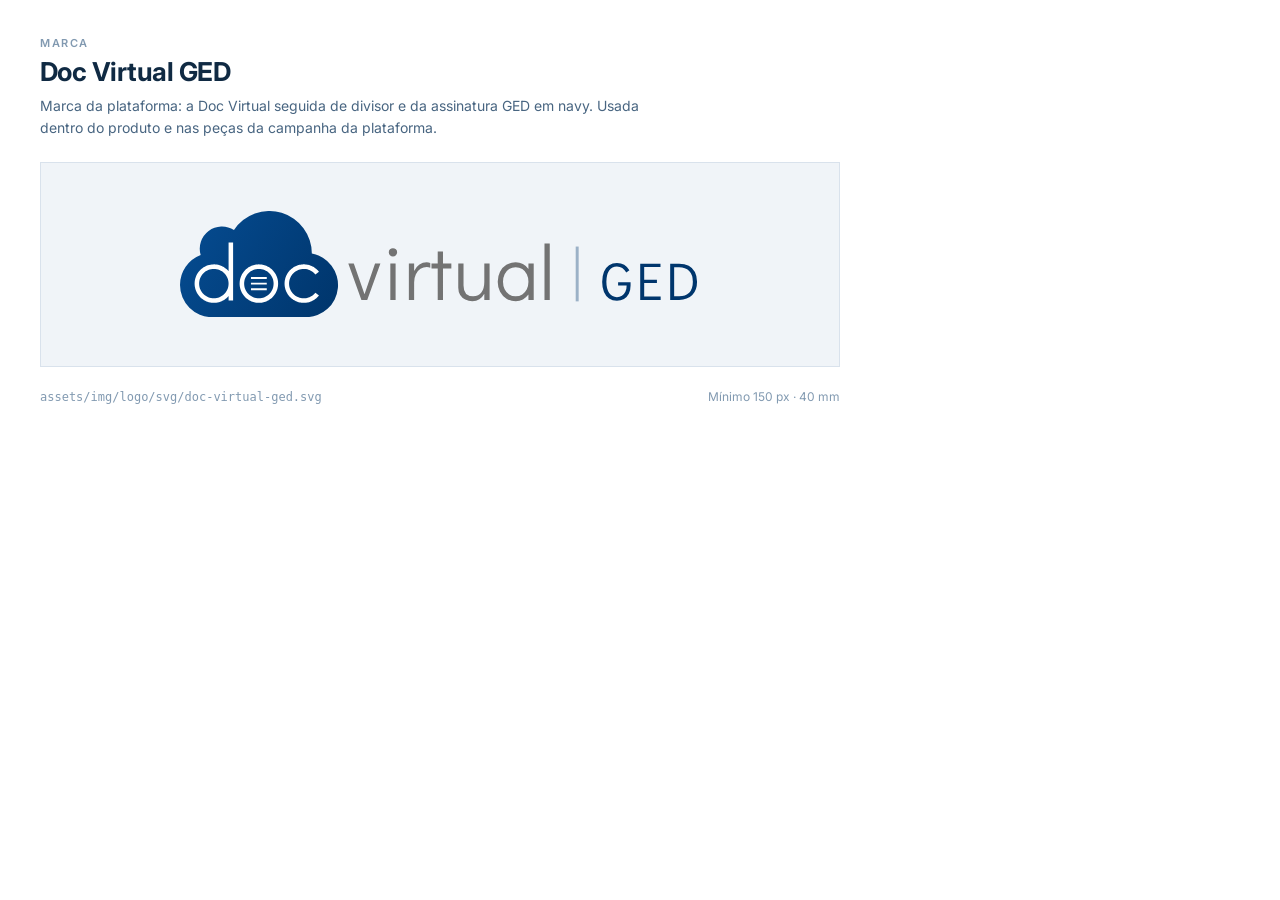
<file: design-system/marca/logo-doc-virtual-ged.html>
<!-- @dsCard group="Marca" name="Logo Doc Virtual GED" subtitle="Lockup da plataforma" width="880" height="440" -->
<!doctype html>
<html lang="pt-BR">
<head>
<meta charset="utf-8">
<title>Logo Doc Virtual GED — Doc Virtual</title>
<link rel="stylesheet" href="https://fonts.googleapis.com/css2?family=Inter:wght@400;500;600;700&family=Didact+Gothic&display=swap">
<style>
    :root { color-scheme: light; }
    body { margin: 0; font-family: Inter, system-ui, sans-serif; background: #ffffff;
           color: #102a43; -webkit-font-smoothing: antialiased; }
    a { color: #2563eb; } a:hover { color: #1d4ed8; }
    .eyebrow { font-size: 11px; font-weight: 600; letter-spacing: 0.14em;
               text-transform: uppercase; color: #829ab1; }
    .h { font-size: 26px; font-weight: 700; letter-spacing: -0.02em; color: #102a43; }
    .lead { font-size: 14px; line-height: 1.6; color: #486581; }
    .meta { font-size: 12px; color: #829ab1; }
    .mono { font-family: ui-monospace, SFMono-Regular, Menlo, monospace; }
    .panel { border: 1px solid #d9e2ec; background: #ffffff; }

    .frame { width: 880px; height: 440px; box-sizing: border-box; padding: 36px 40px;
              display: flex; flex-direction: column; gap: 22px; }
</style>
</head>
<body>
<div class="frame">
<div style="display: flex; flex-direction: column; gap: 6px"><div class="eyebrow">Marca</div><div class="h">Doc Virtual GED</div><div class="lead" style="max-width: 620px; margin-top: 2px">Marca da plataforma: a Doc Virtual seguida de divisor e da assinatura GED em navy. Usada dentro do produto e nas peças da campanha da plataforma.</div></div>
  <div style="flex-grow: 1; display: flex; align-items: center; justify-content: center;
              background: #f0f4f8; border: 1px solid #d9e2ec">
    <svg style="width: 520px; height: auto; display: block;" xmlns="http://www.w3.org/2000/svg" viewBox="0 0 210.6 43" width="210.6" height="43" role="img" aria-label="Doc Virtual GED"><defs><linearGradient id="b" gradientUnits="userSpaceOnUse" x1="2" y1="6" x2="62" y2="40"><stop offset="0" stop-color="#054B90"/><stop offset="1" stop-color="#00366D"/></linearGradient></defs><path fill="url(#b)" d="M0.000 30.000A13.000 13.000 0 0 1 8.370 17.853A9.000 9.000 0 0 1 21.849 7.718A17.200 17.200 0 0 1 53.400 17.223A13.000 13.000 0 0 1 51.000 43.000L13.000 43.000A13.000 13.000 0 0 1 0.000 30.000Z"/><path fill="#FFFFFF" d="M21.505 12.750L21.505 36.290L19.675 36.290L19.675 34.427L19.222 34.922L18.801 35.312L18.353 35.671L17.880 35.996L17.385 36.285L16.869 36.536L16.336 36.749L15.789 36.923L15.231 37.055L14.664 37.146L14.092 37.196L13.710 37.205L13.328 37.196L12.756 37.146L12.189 37.055L11.631 36.923L11.084 36.749L10.727 36.612L10.377 36.457L10.035 36.285L9.703 36.096L9.379 35.891L9.067 35.671L8.765 35.436L8.475 35.186L8.198 34.922L7.934 34.645L7.684 34.355L7.449 34.053L7.229 33.741L7.024 33.417L6.835 33.085L6.663 32.743L6.508 32.393L6.371 32.036L6.251 31.673L6.149 31.304L6.065 30.931L5.999 30.554L5.953 30.174L5.924 29.792L5.915 29.410L5.924 29.028L5.953 28.646L5.999 28.266L6.065 27.889L6.149 27.516L6.251 27.147L6.371 26.784L6.584 26.251L6.835 25.735L7.124 25.240L7.337 24.922L7.565 24.614L7.934 24.175L8.198 23.898L8.619 23.508L9.067 23.149L9.540 22.824L10.035 22.535L10.377 22.363L10.727 22.208L11.265 22.008L11.816 21.849L12.377 21.730L12.946 21.653L13.328 21.624L13.901 21.617L14.283 21.636L14.854 21.699L15.418 21.804L15.789 21.897L16.336 22.071L16.869 22.284L17.215 22.447L17.717 22.724L18.198 23.037L18.506 23.265L18.945 23.634L19.356 24.035L19.675 24.393L19.675 12.750ZM19.675 29.410L19.646 28.825L19.560 28.246L19.418 27.678L19.221 27.127L18.971 26.598L18.670 26.096L18.321 25.626L17.928 25.192L17.494 24.799L17.024 24.450L16.522 24.149L15.993 23.899L15.442 23.702L14.874 23.560L14.295 23.474L13.710 23.445L13.125 23.474L12.546 23.560L11.978 23.702L11.427 23.899L10.898 24.149L10.396 24.450L9.926 24.799L9.492 25.192L9.099 25.626L8.750 26.096L8.449 26.598L8.199 27.127L8.002 27.678L7.860 28.246L7.774 28.825L7.745 29.410L7.774 29.995L7.860 30.574L8.002 31.142L8.199 31.693L8.449 32.222L8.750 32.724L9.099 33.194L9.492 33.628L9.926 34.021L10.396 34.370L10.898 34.671L11.427 34.921L11.978 35.118L12.546 35.260L13.125 35.346L13.710 35.375L14.295 35.346L14.874 35.260L15.442 35.118L15.993 34.921L16.522 34.671L17.024 34.370L17.494 34.021L17.928 33.628L18.321 33.194L18.670 32.724L18.971 32.222L19.221 31.693L19.418 31.142L19.560 30.574L19.646 29.995ZM28.740 27.550L28.740 26.770L35.140 26.770L35.140 27.550ZM39.726 29.028L39.735 29.410L39.726 29.792L39.697 30.174L39.651 30.554L39.585 30.931L39.501 31.304L39.399 31.673L39.279 32.036L39.142 32.393L38.987 32.743L38.815 33.085L38.626 33.417L38.421 33.741L38.201 34.053L37.966 34.355L37.716 34.645L37.452 34.922L37.175 35.186L36.885 35.436L36.583 35.671L36.271 35.891L35.947 36.096L35.615 36.285L35.273 36.457L34.923 36.612L34.566 36.749L34.203 36.869L33.834 36.971L33.461 37.055L33.084 37.121L32.704 37.167L32.322 37.196L31.940 37.205L31.558 37.196L31.176 37.167L30.796 37.121L30.419 37.055L30.046 36.971L29.677 36.869L29.314 36.749L28.957 36.612L28.607 36.457L28.265 36.285L27.933 36.096L27.609 35.891L27.297 35.671L26.995 35.436L26.705 35.186L26.428 34.922L26.164 34.645L25.914 34.355L25.679 34.053L25.459 33.741L25.254 33.417L25.065 33.085L24.893 32.743L24.738 32.393L24.601 32.036L24.481 31.673L24.379 31.304L24.295 30.931L24.229 30.554L24.183 30.174L24.154 29.792L24.145 29.410L24.154 29.028L24.183 28.646L24.229 28.266L24.295 27.889L24.379 27.516L24.481 27.147L24.601 26.784L24.738 26.427L24.893 26.077L25.065 25.735L25.254 25.403L25.459 25.079L25.679 24.767L25.914 24.465L26.164 24.175L26.428 23.898L26.705 23.634L26.995 23.384L27.297 23.149L27.609 22.929L27.933 22.724L28.265 22.535L28.607 22.363L28.957 22.208L29.314 22.071L29.677 21.951L30.046 21.849L30.419 21.765L30.796 21.699L31.176 21.653L31.558 21.624L31.940 21.615L32.322 21.624L32.704 21.653L33.084 21.699L33.461 21.765L33.834 21.849L34.203 21.951L34.566 22.071L34.923 22.208L35.273 22.363L35.615 22.535L35.947 22.724L36.271 22.929L36.583 23.149L36.885 23.384L37.175 23.634L37.452 23.898L37.716 24.175L37.966 24.465L38.201 24.767L38.421 25.079L38.626 25.403L38.815 25.735L38.987 26.077L39.142 26.427L39.279 26.784L39.399 27.147L39.501 27.516L39.585 27.889L39.651 28.266L39.697 28.646ZM37.905 29.410L37.876 28.825L37.790 28.246L37.648 27.678L37.451 27.127L37.201 26.598L36.900 26.096L36.551 25.626L36.158 25.192L35.724 24.799L35.254 24.450L34.752 24.149L34.223 23.899L33.672 23.702L33.104 23.560L32.525 23.474L31.940 23.445L31.355 23.474L30.776 23.560L30.208 23.702L29.657 23.899L29.128 24.149L28.626 24.450L28.156 24.799L27.722 25.192L27.329 25.626L26.980 26.096L26.679 26.598L26.429 27.127L26.232 27.678L26.090 28.246L26.004 28.825L25.975 29.410L26.004 29.995L26.090 30.574L26.232 31.142L26.429 31.693L26.679 32.222L26.980 32.724L27.329 33.194L27.722 33.628L28.156 34.021L28.626 34.370L29.128 34.671L29.657 34.921L30.208 35.118L30.776 35.260L31.355 35.346L31.940 35.375L32.525 35.346L33.104 35.260L33.672 35.118L34.223 34.921L34.752 34.671L35.254 34.370L35.724 34.021L36.158 33.628L36.551 33.194L36.900 32.724L37.201 32.222L37.451 31.693L37.648 31.142L37.790 30.574L37.876 29.995ZM28.740 29.800L28.740 29.020L35.140 29.020L35.140 29.800ZM56.042 24.319L56.283 24.611L54.840 25.738L54.460 25.297L54.146 24.990L53.810 24.708L53.331 24.370L52.952 24.149L52.423 23.899L52.011 23.746L51.589 23.624L51.015 23.510L50.579 23.461L49.994 23.447L49.555 23.474L48.976 23.560L48.549 23.661L48.130 23.794L47.723 23.957L47.328 24.149L46.949 24.370L46.587 24.619L46.244 24.893L45.922 25.192L45.623 25.514L45.349 25.857L45.180 26.096L45.024 26.343L44.812 26.728L44.629 27.127L44.476 27.539L44.354 27.961L44.263 28.390L44.204 28.825L44.177 29.264L44.182 29.703L44.204 29.995L44.263 30.430L44.354 30.859L44.476 31.281L44.629 31.693L44.812 32.092L45.024 32.477L45.263 32.845L45.529 33.194L45.820 33.523L46.134 33.830L46.470 34.112L46.705 34.287L47.073 34.526L47.458 34.738L47.993 34.975L48.408 35.118L48.976 35.260L49.410 35.330L49.994 35.373L50.433 35.368L51.015 35.310L51.447 35.230L52.011 35.074L52.423 34.921L52.952 34.671L53.331 34.450L53.693 34.201L54.146 33.830L54.460 33.523L54.840 33.082L56.283 34.209L55.916 34.645L55.515 35.056L55.231 35.312L54.936 35.555L54.628 35.783L54.310 35.996L53.982 36.192L53.645 36.373L53.299 36.536L52.945 36.683L52.585 36.812L52.219 36.923L51.848 37.016L51.473 37.090L51.094 37.146L50.713 37.184L50.331 37.203L49.949 37.203L49.567 37.184L49.186 37.146L48.807 37.090L48.432 37.016L48.061 36.923L47.695 36.812L47.335 36.683L46.981 36.536L46.635 36.373L46.298 36.192L45.970 35.996L45.652 35.783L45.344 35.555L45.049 35.312L44.765 35.056L44.494 34.785L44.238 34.501L43.995 34.206L43.767 33.898L43.554 33.580L43.358 33.252L43.177 32.915L43.014 32.569L42.867 32.215L42.738 31.855L42.627 31.489L42.534 31.118L42.460 30.743L42.404 30.364L42.366 29.983L42.347 29.601L42.347 29.219L42.366 28.837L42.404 28.456L42.460 28.077L42.534 27.702L42.627 27.331L42.738 26.965L42.867 26.605L43.014 26.251L43.177 25.905L43.358 25.568L43.554 25.240L43.767 24.922L43.995 24.614L44.238 24.319L44.494 24.035L44.765 23.764L45.049 23.508L45.344 23.265L45.652 23.037L45.970 22.824L46.298 22.628L46.635 22.447L46.981 22.284L47.335 22.137L47.695 22.008L48.061 21.897L48.432 21.804L48.807 21.730L49.186 21.674L49.567 21.636L49.949 21.617L50.331 21.617L50.713 21.636L51.094 21.674L51.473 21.730L51.848 21.804L52.219 21.897L52.585 22.008L52.945 22.137L53.299 22.284L53.645 22.447L53.982 22.628L54.310 22.824L54.628 23.037L54.936 23.265L55.231 23.508L55.515 23.764L55.786 24.035ZM28.740 32.050L28.740 31.270L35.140 31.270L35.140 32.050Z"/><path fill="#737373" d="M78.99606 21.30012H81.16335L75.82365 36.0H73.4679L68.15961 21.30012H70.38972L74.7243 33.70707ZM85.18255 36.0V21.30012H87.31843V36.0ZM84.55435 16.71426Q84.55435 16.02324 85.04120499999999 15.536385000000001Q85.52806 15.04953 86.25049 15.04953Q86.94151 15.04953 87.44407 15.536385000000001Q87.94663 16.02324 87.94663 16.74567Q87.94663 17.43669 87.44407 17.93925Q86.94151 18.44181 86.25049 18.44181Q85.52806 18.44181 85.04120499999999 17.93925Q84.55435 17.43669 84.55435 16.71426ZM101.35741999999999 21.017429999999997V22.96485Q100.69781 22.650750000000002 99.91256 22.650750000000002Q98.56193 22.650750000000002 97.39976 23.40459Q96.23759 24.15843 95.530865 25.587584999999997Q94.82414 27.01674 94.82414 28.96416V36.0H92.68826V21.30012H94.82414V24.25266Q95.67220999999999 22.61934 96.975725 21.70845Q98.27924 20.797559999999997 99.91256 20.797559999999997Q100.6664 20.797559999999997 101.35741999999999 21.017429999999997ZM104.3715 36.0V23.24754H101.85869999999998V21.30012H104.3715V16.43157H106.50737999999998V21.30012H109.89965999999998V23.24754H106.50737999999998V36.0ZM125.38350999999999 21.30012V36.0H123.24762999999999V33.55002Q122.49378999999999 34.96347 121.25309499999999 35.733015Q120.01239999999999 36.50256 118.37907999999999 36.50256Q116.83998999999999 36.50256 115.536475 35.87436Q114.23295999999999 35.24616 113.463415 34.02117Q112.69386999999999 32.79618 112.69386999999999 31.13145V21.30012H114.82974999999999V30.189149999999998Q114.82974999999999 34.55514 118.72458999999999 34.55514Q120.98610999999998 34.55514 122.11686999999998 32.953230000000005Q123.24762999999999 31.35132 123.24762999999999 28.65006V21.30012ZM143.25451999999999 21.30012V36.0H141.11864V33.83271Q140.20774999999998 35.08911 138.88853 35.795835Q137.56931 36.50256 135.99881 36.50256Q133.89434 36.50256 132.22960999999998 35.49744Q130.56488 34.49232 129.62257999999997 32.70195Q128.68027999999998 30.91158 128.68027999999998 28.61865Q128.68027999999998 26.357129999999998 129.606875 24.582465Q130.53347 22.8078 132.182495 21.80268Q133.83151999999998 20.797559999999997 135.93599 20.797559999999997Q137.53789999999998 20.797559999999997 138.87282499999998 21.504285Q140.20774999999998 22.21101 141.11864 23.498820000000002V21.30012ZM141.11864 28.65006Q141.11864 26.95392 140.45902999999998 25.60329Q139.79942 24.25266 138.621545 23.49882Q137.44367 22.744979999999998 135.93599 22.744979999999998Q134.45971999999998 22.744979999999998 133.29755 23.49882Q132.13538 24.25266 131.47577 25.587584999999997Q130.81616 26.92251 130.81616 28.61865Q130.81616 30.3462 131.47577 31.69683Q132.13538 33.04746 133.29755 33.8013Q134.45971999999998 34.55514 135.93599 34.55514Q137.44367 34.55514 138.621545 33.8013Q139.79942 33.04746 140.45902999999998 31.69683Q141.11864 30.3462 141.11864 28.65006ZM147.61923000000002 36.0V13.19634H149.75511V36.0Z"/><path d="M160.86 14.40V36.60" stroke="#00366D" stroke-width="1.2" opacity="0.35"/><path fill="#00366D" d="M170.98308 28.7115Q170.98308 26.3035 171.70333 24.57275Q172.42358 22.842 173.76733 21.92825Q175.11108 21.0145 176.96008 21.0145Q178.65858 21.0145 179.89483 21.77775Q181.13108 22.541 182.01257999999999 24.024500000000003L180.74408 24.927500000000002Q179.38958 22.4765 176.96008 22.4765Q174.93908 22.4765 173.81033 24.12125Q172.68158 25.766 172.68158 28.69Q172.68158 31.5925 173.82108 33.23725Q174.96058 34.882 176.96008 34.882Q178.07808 34.882 178.97033 34.3445Q179.86257999999998 33.807 180.37858 32.7535Q180.89458 31.7 180.89458 30.1735H177.43308V28.8405H182.48558V30.1735Q182.48558 32.173 181.77607999999998 33.55975Q181.06658 34.9465 179.80883 35.645250000000004Q178.55107999999998 36.344 176.96008 36.344Q175.11108 36.344 173.76733 35.43025Q172.42358 34.5165 171.70333 32.807249999999996Q170.98308 31.098 170.98308 28.7115ZM186.38708 36.0V21.337000000000003H194.60008V22.6915H187.99958V27.808500000000002H193.15958V29.12H187.99958V34.667H194.66458V36.0ZM198.52308 21.337000000000003H202.15658Q204.41407999999998 21.337000000000003 206.04807999999997 22.207750000000004Q207.68207999999998 23.078500000000002 208.54208 24.734Q209.40207999999998 26.389499999999998 209.40207999999998 28.69Q209.40207999999998 32.13 207.48857999999998 34.065Q205.57507999999999 36.0 202.15658 36.0H198.52308ZM202.11357999999998 34.538Q204.73658 34.538 206.22008 33.0975Q207.70358 31.657 207.70358 28.69Q207.70358 25.701500000000003 206.22008 24.261000000000003Q204.73658 22.820500000000003 202.11357999999998 22.820500000000003H200.13558V34.538Z"/></svg>
  </div>
  <div style="display: flex; justify-content: space-between; align-items: baseline">
    <div class="meta mono">assets/img/logo/svg/doc-virtual-ged.svg</div>
    <div class="meta">Mínimo 150 px · 40 mm</div>
  </div>
</div>
</body>
</html>
</file>
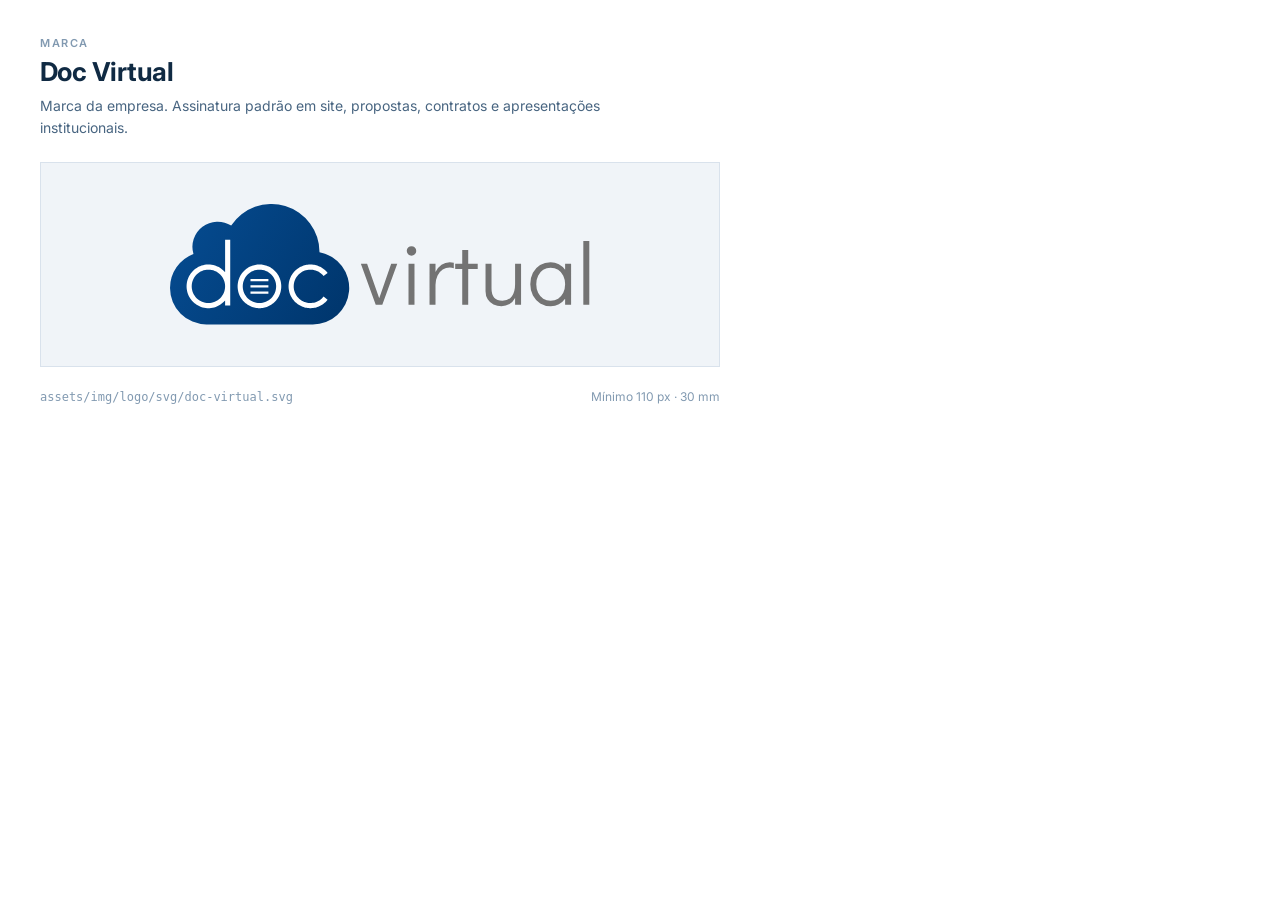
<file: design-system/marca/logo-doc-virtual.html>
<!-- @dsCard group="Marca" name="Logo Doc Virtual" subtitle="Colorida, branca e monocromática" width="760" height="440" -->
<!doctype html>
<html lang="pt-BR">
<head>
<meta charset="utf-8">
<title>Logo Doc Virtual — Doc Virtual</title>
<link rel="stylesheet" href="https://fonts.googleapis.com/css2?family=Inter:wght@400;500;600;700&family=Didact+Gothic&display=swap">
<style>
    :root { color-scheme: light; }
    body { margin: 0; font-family: Inter, system-ui, sans-serif; background: #ffffff;
           color: #102a43; -webkit-font-smoothing: antialiased; }
    a { color: #2563eb; } a:hover { color: #1d4ed8; }
    .eyebrow { font-size: 11px; font-weight: 600; letter-spacing: 0.14em;
               text-transform: uppercase; color: #829ab1; }
    .h { font-size: 26px; font-weight: 700; letter-spacing: -0.02em; color: #102a43; }
    .lead { font-size: 14px; line-height: 1.6; color: #486581; }
    .meta { font-size: 12px; color: #829ab1; }
    .mono { font-family: ui-monospace, SFMono-Regular, Menlo, monospace; }
    .panel { border: 1px solid #d9e2ec; background: #ffffff; }

    .frame { width: 760px; height: 440px; box-sizing: border-box; padding: 36px 40px;
              display: flex; flex-direction: column; gap: 22px; }
</style>
</head>
<body>
<div class="frame">
<div style="display: flex; flex-direction: column; gap: 6px"><div class="eyebrow">Marca</div><div class="h">Doc Virtual</div><div class="lead" style="max-width: 620px; margin-top: 2px">Marca da empresa. Assinatura padrão em site, propostas, contratos e apresentações institucionais.</div></div>
  <div style="flex-grow: 1; display: flex; align-items: center; justify-content: center;
              background: #f0f4f8; border: 1px solid #d9e2ec">
    <svg style="width: 420px; height: auto; display: block;" xmlns="http://www.w3.org/2000/svg" viewBox="0 0 150 43" width="150" height="43" role="img" aria-label="Doc Virtual"><defs><linearGradient id="a" gradientUnits="userSpaceOnUse" x1="2" y1="6" x2="62" y2="40"><stop offset="0" stop-color="#054B90"/><stop offset="1" stop-color="#00366D"/></linearGradient></defs><path fill="url(#a)" d="M0.000 30.000A13.000 13.000 0 0 1 8.370 17.853A9.000 9.000 0 0 1 21.849 7.718A17.200 17.200 0 0 1 53.400 17.223A13.000 13.000 0 0 1 51.000 43.000L13.000 43.000A13.000 13.000 0 0 1 0.000 30.000Z"/><path fill="#FFFFFF" d="M21.505 12.750L21.505 36.290L19.675 36.290L19.675 34.427L19.222 34.922L18.801 35.312L18.353 35.671L17.880 35.996L17.385 36.285L16.869 36.536L16.336 36.749L15.789 36.923L15.231 37.055L14.664 37.146L14.092 37.196L13.710 37.205L13.328 37.196L12.756 37.146L12.189 37.055L11.631 36.923L11.084 36.749L10.727 36.612L10.377 36.457L10.035 36.285L9.703 36.096L9.379 35.891L9.067 35.671L8.765 35.436L8.475 35.186L8.198 34.922L7.934 34.645L7.684 34.355L7.449 34.053L7.229 33.741L7.024 33.417L6.835 33.085L6.663 32.743L6.508 32.393L6.371 32.036L6.251 31.673L6.149 31.304L6.065 30.931L5.999 30.554L5.953 30.174L5.924 29.792L5.915 29.410L5.924 29.028L5.953 28.646L5.999 28.266L6.065 27.889L6.149 27.516L6.251 27.147L6.371 26.784L6.584 26.251L6.835 25.735L7.124 25.240L7.337 24.922L7.565 24.614L7.934 24.175L8.198 23.898L8.619 23.508L9.067 23.149L9.540 22.824L10.035 22.535L10.377 22.363L10.727 22.208L11.265 22.008L11.816 21.849L12.377 21.730L12.946 21.653L13.328 21.624L13.901 21.617L14.283 21.636L14.854 21.699L15.418 21.804L15.789 21.897L16.336 22.071L16.869 22.284L17.215 22.447L17.717 22.724L18.198 23.037L18.506 23.265L18.945 23.634L19.356 24.035L19.675 24.393L19.675 12.750ZM19.675 29.410L19.646 28.825L19.560 28.246L19.418 27.678L19.221 27.127L18.971 26.598L18.670 26.096L18.321 25.626L17.928 25.192L17.494 24.799L17.024 24.450L16.522 24.149L15.993 23.899L15.442 23.702L14.874 23.560L14.295 23.474L13.710 23.445L13.125 23.474L12.546 23.560L11.978 23.702L11.427 23.899L10.898 24.149L10.396 24.450L9.926 24.799L9.492 25.192L9.099 25.626L8.750 26.096L8.449 26.598L8.199 27.127L8.002 27.678L7.860 28.246L7.774 28.825L7.745 29.410L7.774 29.995L7.860 30.574L8.002 31.142L8.199 31.693L8.449 32.222L8.750 32.724L9.099 33.194L9.492 33.628L9.926 34.021L10.396 34.370L10.898 34.671L11.427 34.921L11.978 35.118L12.546 35.260L13.125 35.346L13.710 35.375L14.295 35.346L14.874 35.260L15.442 35.118L15.993 34.921L16.522 34.671L17.024 34.370L17.494 34.021L17.928 33.628L18.321 33.194L18.670 32.724L18.971 32.222L19.221 31.693L19.418 31.142L19.560 30.574L19.646 29.995ZM28.740 27.550L28.740 26.770L35.140 26.770L35.140 27.550ZM39.726 29.028L39.735 29.410L39.726 29.792L39.697 30.174L39.651 30.554L39.585 30.931L39.501 31.304L39.399 31.673L39.279 32.036L39.142 32.393L38.987 32.743L38.815 33.085L38.626 33.417L38.421 33.741L38.201 34.053L37.966 34.355L37.716 34.645L37.452 34.922L37.175 35.186L36.885 35.436L36.583 35.671L36.271 35.891L35.947 36.096L35.615 36.285L35.273 36.457L34.923 36.612L34.566 36.749L34.203 36.869L33.834 36.971L33.461 37.055L33.084 37.121L32.704 37.167L32.322 37.196L31.940 37.205L31.558 37.196L31.176 37.167L30.796 37.121L30.419 37.055L30.046 36.971L29.677 36.869L29.314 36.749L28.957 36.612L28.607 36.457L28.265 36.285L27.933 36.096L27.609 35.891L27.297 35.671L26.995 35.436L26.705 35.186L26.428 34.922L26.164 34.645L25.914 34.355L25.679 34.053L25.459 33.741L25.254 33.417L25.065 33.085L24.893 32.743L24.738 32.393L24.601 32.036L24.481 31.673L24.379 31.304L24.295 30.931L24.229 30.554L24.183 30.174L24.154 29.792L24.145 29.410L24.154 29.028L24.183 28.646L24.229 28.266L24.295 27.889L24.379 27.516L24.481 27.147L24.601 26.784L24.738 26.427L24.893 26.077L25.065 25.735L25.254 25.403L25.459 25.079L25.679 24.767L25.914 24.465L26.164 24.175L26.428 23.898L26.705 23.634L26.995 23.384L27.297 23.149L27.609 22.929L27.933 22.724L28.265 22.535L28.607 22.363L28.957 22.208L29.314 22.071L29.677 21.951L30.046 21.849L30.419 21.765L30.796 21.699L31.176 21.653L31.558 21.624L31.940 21.615L32.322 21.624L32.704 21.653L33.084 21.699L33.461 21.765L33.834 21.849L34.203 21.951L34.566 22.071L34.923 22.208L35.273 22.363L35.615 22.535L35.947 22.724L36.271 22.929L36.583 23.149L36.885 23.384L37.175 23.634L37.452 23.898L37.716 24.175L37.966 24.465L38.201 24.767L38.421 25.079L38.626 25.403L38.815 25.735L38.987 26.077L39.142 26.427L39.279 26.784L39.399 27.147L39.501 27.516L39.585 27.889L39.651 28.266L39.697 28.646ZM37.905 29.410L37.876 28.825L37.790 28.246L37.648 27.678L37.451 27.127L37.201 26.598L36.900 26.096L36.551 25.626L36.158 25.192L35.724 24.799L35.254 24.450L34.752 24.149L34.223 23.899L33.672 23.702L33.104 23.560L32.525 23.474L31.940 23.445L31.355 23.474L30.776 23.560L30.208 23.702L29.657 23.899L29.128 24.149L28.626 24.450L28.156 24.799L27.722 25.192L27.329 25.626L26.980 26.096L26.679 26.598L26.429 27.127L26.232 27.678L26.090 28.246L26.004 28.825L25.975 29.410L26.004 29.995L26.090 30.574L26.232 31.142L26.429 31.693L26.679 32.222L26.980 32.724L27.329 33.194L27.722 33.628L28.156 34.021L28.626 34.370L29.128 34.671L29.657 34.921L30.208 35.118L30.776 35.260L31.355 35.346L31.940 35.375L32.525 35.346L33.104 35.260L33.672 35.118L34.223 34.921L34.752 34.671L35.254 34.370L35.724 34.021L36.158 33.628L36.551 33.194L36.900 32.724L37.201 32.222L37.451 31.693L37.648 31.142L37.790 30.574L37.876 29.995ZM28.740 29.800L28.740 29.020L35.140 29.020L35.140 29.800ZM56.042 24.319L56.283 24.611L54.840 25.738L54.460 25.297L54.146 24.990L53.810 24.708L53.331 24.370L52.952 24.149L52.423 23.899L52.011 23.746L51.589 23.624L51.015 23.510L50.579 23.461L49.994 23.447L49.555 23.474L48.976 23.560L48.549 23.661L48.130 23.794L47.723 23.957L47.328 24.149L46.949 24.370L46.587 24.619L46.244 24.893L45.922 25.192L45.623 25.514L45.349 25.857L45.180 26.096L45.024 26.343L44.812 26.728L44.629 27.127L44.476 27.539L44.354 27.961L44.263 28.390L44.204 28.825L44.177 29.264L44.182 29.703L44.204 29.995L44.263 30.430L44.354 30.859L44.476 31.281L44.629 31.693L44.812 32.092L45.024 32.477L45.263 32.845L45.529 33.194L45.820 33.523L46.134 33.830L46.470 34.112L46.705 34.287L47.073 34.526L47.458 34.738L47.993 34.975L48.408 35.118L48.976 35.260L49.410 35.330L49.994 35.373L50.433 35.368L51.015 35.310L51.447 35.230L52.011 35.074L52.423 34.921L52.952 34.671L53.331 34.450L53.693 34.201L54.146 33.830L54.460 33.523L54.840 33.082L56.283 34.209L55.916 34.645L55.515 35.056L55.231 35.312L54.936 35.555L54.628 35.783L54.310 35.996L53.982 36.192L53.645 36.373L53.299 36.536L52.945 36.683L52.585 36.812L52.219 36.923L51.848 37.016L51.473 37.090L51.094 37.146L50.713 37.184L50.331 37.203L49.949 37.203L49.567 37.184L49.186 37.146L48.807 37.090L48.432 37.016L48.061 36.923L47.695 36.812L47.335 36.683L46.981 36.536L46.635 36.373L46.298 36.192L45.970 35.996L45.652 35.783L45.344 35.555L45.049 35.312L44.765 35.056L44.494 34.785L44.238 34.501L43.995 34.206L43.767 33.898L43.554 33.580L43.358 33.252L43.177 32.915L43.014 32.569L42.867 32.215L42.738 31.855L42.627 31.489L42.534 31.118L42.460 30.743L42.404 30.364L42.366 29.983L42.347 29.601L42.347 29.219L42.366 28.837L42.404 28.456L42.460 28.077L42.534 27.702L42.627 27.331L42.738 26.965L42.867 26.605L43.014 26.251L43.177 25.905L43.358 25.568L43.554 25.240L43.767 24.922L43.995 24.614L44.238 24.319L44.494 24.035L44.765 23.764L45.049 23.508L45.344 23.265L45.652 23.037L45.970 22.824L46.298 22.628L46.635 22.447L46.981 22.284L47.335 22.137L47.695 22.008L48.061 21.897L48.432 21.804L48.807 21.730L49.186 21.674L49.567 21.636L49.949 21.617L50.331 21.617L50.713 21.636L51.094 21.674L51.473 21.730L51.848 21.804L52.219 21.897L52.585 22.008L52.945 22.137L53.299 22.284L53.645 22.447L53.982 22.628L54.310 22.824L54.628 23.037L54.936 23.265L55.231 23.508L55.515 23.764L55.786 24.035ZM28.740 32.050L28.740 31.270L35.140 31.270L35.140 32.050Z"/><path fill="#737373" d="M78.99606 21.30012H81.16335L75.82365 36.0H73.4679L68.15961 21.30012H70.38972L74.7243 33.70707ZM85.18255 36.0V21.30012H87.31843V36.0ZM84.55435 16.71426Q84.55435 16.02324 85.04120499999999 15.536385000000001Q85.52806 15.04953 86.25049 15.04953Q86.94151 15.04953 87.44407 15.536385000000001Q87.94663 16.02324 87.94663 16.74567Q87.94663 17.43669 87.44407 17.93925Q86.94151 18.44181 86.25049 18.44181Q85.52806 18.44181 85.04120499999999 17.93925Q84.55435 17.43669 84.55435 16.71426ZM101.35741999999999 21.017429999999997V22.96485Q100.69781 22.650750000000002 99.91256 22.650750000000002Q98.56193 22.650750000000002 97.39976 23.40459Q96.23759 24.15843 95.530865 25.587584999999997Q94.82414 27.01674 94.82414 28.96416V36.0H92.68826V21.30012H94.82414V24.25266Q95.67220999999999 22.61934 96.975725 21.70845Q98.27924 20.797559999999997 99.91256 20.797559999999997Q100.6664 20.797559999999997 101.35741999999999 21.017429999999997ZM104.3715 36.0V23.24754H101.85869999999998V21.30012H104.3715V16.43157H106.50737999999998V21.30012H109.89965999999998V23.24754H106.50737999999998V36.0ZM125.38350999999999 21.30012V36.0H123.24762999999999V33.55002Q122.49378999999999 34.96347 121.25309499999999 35.733015Q120.01239999999999 36.50256 118.37907999999999 36.50256Q116.83998999999999 36.50256 115.536475 35.87436Q114.23295999999999 35.24616 113.463415 34.02117Q112.69386999999999 32.79618 112.69386999999999 31.13145V21.30012H114.82974999999999V30.189149999999998Q114.82974999999999 34.55514 118.72458999999999 34.55514Q120.98610999999998 34.55514 122.11686999999998 32.953230000000005Q123.24762999999999 31.35132 123.24762999999999 28.65006V21.30012ZM143.25451999999999 21.30012V36.0H141.11864V33.83271Q140.20774999999998 35.08911 138.88853 35.795835Q137.56931 36.50256 135.99881 36.50256Q133.89434 36.50256 132.22960999999998 35.49744Q130.56488 34.49232 129.62257999999997 32.70195Q128.68027999999998 30.91158 128.68027999999998 28.61865Q128.68027999999998 26.357129999999998 129.606875 24.582465Q130.53347 22.8078 132.182495 21.80268Q133.83151999999998 20.797559999999997 135.93599 20.797559999999997Q137.53789999999998 20.797559999999997 138.87282499999998 21.504285Q140.20774999999998 22.21101 141.11864 23.498820000000002V21.30012ZM141.11864 28.65006Q141.11864 26.95392 140.45902999999998 25.60329Q139.79942 24.25266 138.621545 23.49882Q137.44367 22.744979999999998 135.93599 22.744979999999998Q134.45971999999998 22.744979999999998 133.29755 23.49882Q132.13538 24.25266 131.47577 25.587584999999997Q130.81616 26.92251 130.81616 28.61865Q130.81616 30.3462 131.47577 31.69683Q132.13538 33.04746 133.29755 33.8013Q134.45971999999998 34.55514 135.93599 34.55514Q137.44367 34.55514 138.621545 33.8013Q139.79942 33.04746 140.45902999999998 31.69683Q141.11864 30.3462 141.11864 28.65006ZM147.61923000000002 36.0V13.19634H149.75511V36.0Z"/></svg>
  </div>
  <div style="display: flex; justify-content: space-between; align-items: baseline">
    <div class="meta mono">assets/img/logo/svg/doc-virtual.svg</div>
    <div class="meta">Mínimo 110 px · 30 mm</div>
  </div>
</div>
</body>
</html>
</file>
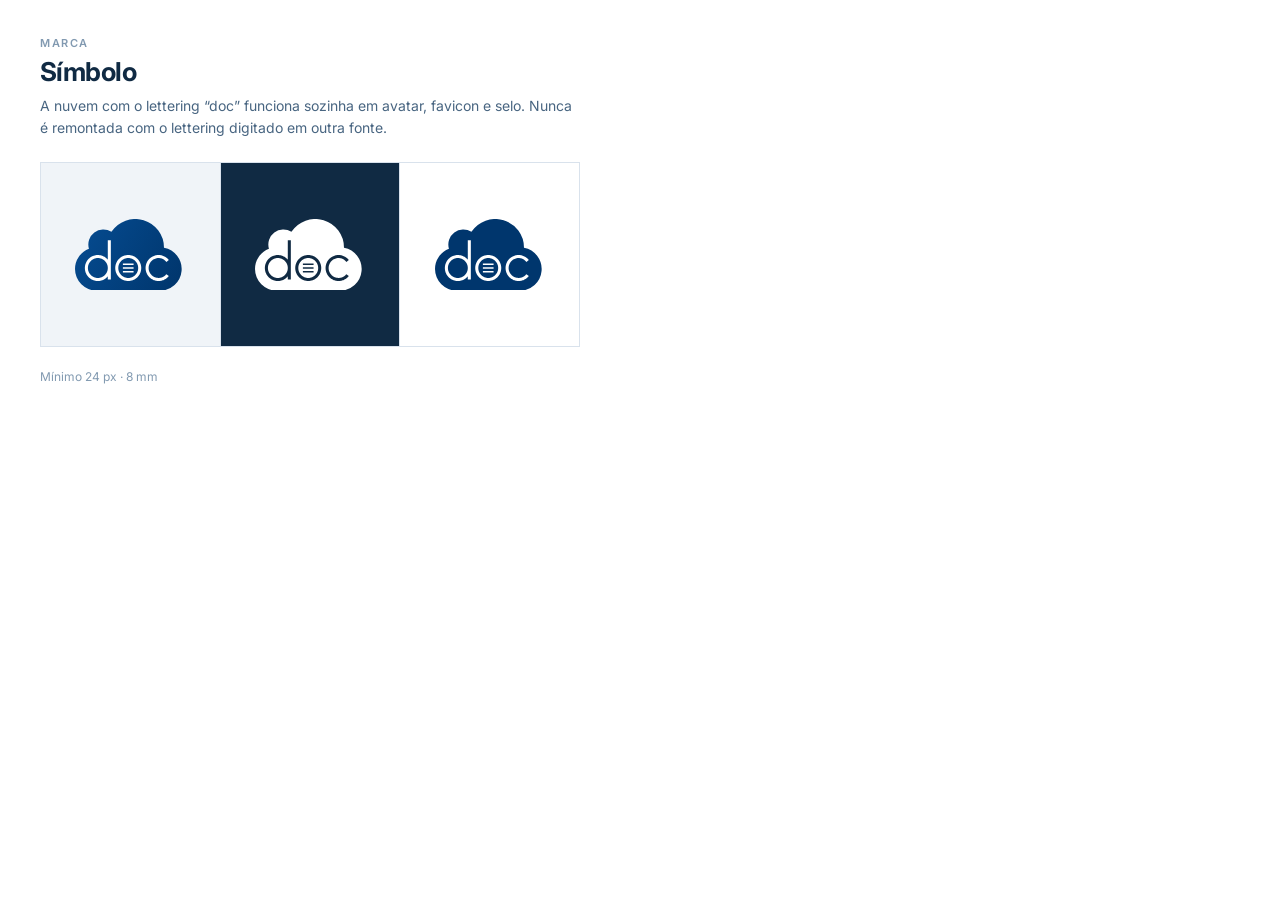
<file: design-system/marca/simbolo.html>
<!-- @dsCard group="Marca" name="Símbolo" subtitle="Nuvem isolada para avatar e favicon" width="620" height="420" -->
<!doctype html>
<html lang="pt-BR">
<head>
<meta charset="utf-8">
<title>Símbolo — Doc Virtual</title>
<link rel="stylesheet" href="https://fonts.googleapis.com/css2?family=Inter:wght@400;500;600;700&family=Didact+Gothic&display=swap">
<style>
    :root { color-scheme: light; }
    body { margin: 0; font-family: Inter, system-ui, sans-serif; background: #ffffff;
           color: #102a43; -webkit-font-smoothing: antialiased; }
    a { color: #2563eb; } a:hover { color: #1d4ed8; }
    .eyebrow { font-size: 11px; font-weight: 600; letter-spacing: 0.14em;
               text-transform: uppercase; color: #829ab1; }
    .h { font-size: 26px; font-weight: 700; letter-spacing: -0.02em; color: #102a43; }
    .lead { font-size: 14px; line-height: 1.6; color: #486581; }
    .meta { font-size: 12px; color: #829ab1; }
    .mono { font-family: ui-monospace, SFMono-Regular, Menlo, monospace; }
    .panel { border: 1px solid #d9e2ec; background: #ffffff; }

    .frame { width: 620px; height: 420px; box-sizing: border-box; padding: 36px 40px;
              display: flex; flex-direction: column; gap: 22px; }
</style>
</head>
<body>
<div class="frame">
<div style="display: flex; flex-direction: column; gap: 6px"><div class="eyebrow">Marca</div><div class="h">Símbolo</div><div class="lead" style="max-width: 620px; margin-top: 2px">A nuvem com o lettering “doc” funciona sozinha em avatar, favicon e selo. Nunca é remontada com o lettering digitado em outra fonte.</div></div>
  <div style="flex-grow: 1; display: grid; grid-template-columns: repeat(3, minmax(0, 1fr));
              gap: 1px; background: #d9e2ec; border: 1px solid #d9e2ec">
    <div style="background: #f0f4f8; display: flex; align-items: center; justify-content: center; padding: 22px"><svg style="width: 110px; height: auto; display: block;" xmlns="http://www.w3.org/2000/svg" viewBox="0 0 66 43" width="66" height="43" role="img" aria-label="Doc Virtual"><defs><linearGradient id="c" gradientUnits="userSpaceOnUse" x1="2" y1="6" x2="62" y2="40"><stop offset="0" stop-color="#054B90"/><stop offset="1" stop-color="#00366D"/></linearGradient></defs><path fill="url(#c)" d="M0.000 30.000A13.000 13.000 0 0 1 8.370 17.853A9.000 9.000 0 0 1 21.849 7.718A17.200 17.200 0 0 1 53.400 17.223A13.000 13.000 0 0 1 51.000 43.000L13.000 43.000A13.000 13.000 0 0 1 0.000 30.000Z"/><path fill="#FFFFFF" d="M21.505 12.750L21.505 36.290L19.675 36.290L19.675 34.427L19.222 34.922L18.801 35.312L18.353 35.671L17.880 35.996L17.385 36.285L16.869 36.536L16.336 36.749L15.789 36.923L15.231 37.055L14.664 37.146L14.092 37.196L13.710 37.205L13.328 37.196L12.756 37.146L12.189 37.055L11.631 36.923L11.084 36.749L10.727 36.612L10.377 36.457L10.035 36.285L9.703 36.096L9.379 35.891L9.067 35.671L8.765 35.436L8.475 35.186L8.198 34.922L7.934 34.645L7.684 34.355L7.449 34.053L7.229 33.741L7.024 33.417L6.835 33.085L6.663 32.743L6.508 32.393L6.371 32.036L6.251 31.673L6.149 31.304L6.065 30.931L5.999 30.554L5.953 30.174L5.924 29.792L5.915 29.410L5.924 29.028L5.953 28.646L5.999 28.266L6.065 27.889L6.149 27.516L6.251 27.147L6.371 26.784L6.584 26.251L6.835 25.735L7.124 25.240L7.337 24.922L7.565 24.614L7.934 24.175L8.198 23.898L8.619 23.508L9.067 23.149L9.540 22.824L10.035 22.535L10.377 22.363L10.727 22.208L11.265 22.008L11.816 21.849L12.377 21.730L12.946 21.653L13.328 21.624L13.901 21.617L14.283 21.636L14.854 21.699L15.418 21.804L15.789 21.897L16.336 22.071L16.869 22.284L17.215 22.447L17.717 22.724L18.198 23.037L18.506 23.265L18.945 23.634L19.356 24.035L19.675 24.393L19.675 12.750ZM19.675 29.410L19.646 28.825L19.560 28.246L19.418 27.678L19.221 27.127L18.971 26.598L18.670 26.096L18.321 25.626L17.928 25.192L17.494 24.799L17.024 24.450L16.522 24.149L15.993 23.899L15.442 23.702L14.874 23.560L14.295 23.474L13.710 23.445L13.125 23.474L12.546 23.560L11.978 23.702L11.427 23.899L10.898 24.149L10.396 24.450L9.926 24.799L9.492 25.192L9.099 25.626L8.750 26.096L8.449 26.598L8.199 27.127L8.002 27.678L7.860 28.246L7.774 28.825L7.745 29.410L7.774 29.995L7.860 30.574L8.002 31.142L8.199 31.693L8.449 32.222L8.750 32.724L9.099 33.194L9.492 33.628L9.926 34.021L10.396 34.370L10.898 34.671L11.427 34.921L11.978 35.118L12.546 35.260L13.125 35.346L13.710 35.375L14.295 35.346L14.874 35.260L15.442 35.118L15.993 34.921L16.522 34.671L17.024 34.370L17.494 34.021L17.928 33.628L18.321 33.194L18.670 32.724L18.971 32.222L19.221 31.693L19.418 31.142L19.560 30.574L19.646 29.995ZM28.740 27.550L28.740 26.770L35.140 26.770L35.140 27.550ZM39.726 29.028L39.735 29.410L39.726 29.792L39.697 30.174L39.651 30.554L39.585 30.931L39.501 31.304L39.399 31.673L39.279 32.036L39.142 32.393L38.987 32.743L38.815 33.085L38.626 33.417L38.421 33.741L38.201 34.053L37.966 34.355L37.716 34.645L37.452 34.922L37.175 35.186L36.885 35.436L36.583 35.671L36.271 35.891L35.947 36.096L35.615 36.285L35.273 36.457L34.923 36.612L34.566 36.749L34.203 36.869L33.834 36.971L33.461 37.055L33.084 37.121L32.704 37.167L32.322 37.196L31.940 37.205L31.558 37.196L31.176 37.167L30.796 37.121L30.419 37.055L30.046 36.971L29.677 36.869L29.314 36.749L28.957 36.612L28.607 36.457L28.265 36.285L27.933 36.096L27.609 35.891L27.297 35.671L26.995 35.436L26.705 35.186L26.428 34.922L26.164 34.645L25.914 34.355L25.679 34.053L25.459 33.741L25.254 33.417L25.065 33.085L24.893 32.743L24.738 32.393L24.601 32.036L24.481 31.673L24.379 31.304L24.295 30.931L24.229 30.554L24.183 30.174L24.154 29.792L24.145 29.410L24.154 29.028L24.183 28.646L24.229 28.266L24.295 27.889L24.379 27.516L24.481 27.147L24.601 26.784L24.738 26.427L24.893 26.077L25.065 25.735L25.254 25.403L25.459 25.079L25.679 24.767L25.914 24.465L26.164 24.175L26.428 23.898L26.705 23.634L26.995 23.384L27.297 23.149L27.609 22.929L27.933 22.724L28.265 22.535L28.607 22.363L28.957 22.208L29.314 22.071L29.677 21.951L30.046 21.849L30.419 21.765L30.796 21.699L31.176 21.653L31.558 21.624L31.940 21.615L32.322 21.624L32.704 21.653L33.084 21.699L33.461 21.765L33.834 21.849L34.203 21.951L34.566 22.071L34.923 22.208L35.273 22.363L35.615 22.535L35.947 22.724L36.271 22.929L36.583 23.149L36.885 23.384L37.175 23.634L37.452 23.898L37.716 24.175L37.966 24.465L38.201 24.767L38.421 25.079L38.626 25.403L38.815 25.735L38.987 26.077L39.142 26.427L39.279 26.784L39.399 27.147L39.501 27.516L39.585 27.889L39.651 28.266L39.697 28.646ZM37.905 29.410L37.876 28.825L37.790 28.246L37.648 27.678L37.451 27.127L37.201 26.598L36.900 26.096L36.551 25.626L36.158 25.192L35.724 24.799L35.254 24.450L34.752 24.149L34.223 23.899L33.672 23.702L33.104 23.560L32.525 23.474L31.940 23.445L31.355 23.474L30.776 23.560L30.208 23.702L29.657 23.899L29.128 24.149L28.626 24.450L28.156 24.799L27.722 25.192L27.329 25.626L26.980 26.096L26.679 26.598L26.429 27.127L26.232 27.678L26.090 28.246L26.004 28.825L25.975 29.410L26.004 29.995L26.090 30.574L26.232 31.142L26.429 31.693L26.679 32.222L26.980 32.724L27.329 33.194L27.722 33.628L28.156 34.021L28.626 34.370L29.128 34.671L29.657 34.921L30.208 35.118L30.776 35.260L31.355 35.346L31.940 35.375L32.525 35.346L33.104 35.260L33.672 35.118L34.223 34.921L34.752 34.671L35.254 34.370L35.724 34.021L36.158 33.628L36.551 33.194L36.900 32.724L37.201 32.222L37.451 31.693L37.648 31.142L37.790 30.574L37.876 29.995ZM28.740 29.800L28.740 29.020L35.140 29.020L35.140 29.800ZM56.042 24.319L56.283 24.611L54.840 25.738L54.460 25.297L54.146 24.990L53.810 24.708L53.331 24.370L52.952 24.149L52.423 23.899L52.011 23.746L51.589 23.624L51.015 23.510L50.579 23.461L49.994 23.447L49.555 23.474L48.976 23.560L48.549 23.661L48.130 23.794L47.723 23.957L47.328 24.149L46.949 24.370L46.587 24.619L46.244 24.893L45.922 25.192L45.623 25.514L45.349 25.857L45.180 26.096L45.024 26.343L44.812 26.728L44.629 27.127L44.476 27.539L44.354 27.961L44.263 28.390L44.204 28.825L44.177 29.264L44.182 29.703L44.204 29.995L44.263 30.430L44.354 30.859L44.476 31.281L44.629 31.693L44.812 32.092L45.024 32.477L45.263 32.845L45.529 33.194L45.820 33.523L46.134 33.830L46.470 34.112L46.705 34.287L47.073 34.526L47.458 34.738L47.993 34.975L48.408 35.118L48.976 35.260L49.410 35.330L49.994 35.373L50.433 35.368L51.015 35.310L51.447 35.230L52.011 35.074L52.423 34.921L52.952 34.671L53.331 34.450L53.693 34.201L54.146 33.830L54.460 33.523L54.840 33.082L56.283 34.209L55.916 34.645L55.515 35.056L55.231 35.312L54.936 35.555L54.628 35.783L54.310 35.996L53.982 36.192L53.645 36.373L53.299 36.536L52.945 36.683L52.585 36.812L52.219 36.923L51.848 37.016L51.473 37.090L51.094 37.146L50.713 37.184L50.331 37.203L49.949 37.203L49.567 37.184L49.186 37.146L48.807 37.090L48.432 37.016L48.061 36.923L47.695 36.812L47.335 36.683L46.981 36.536L46.635 36.373L46.298 36.192L45.970 35.996L45.652 35.783L45.344 35.555L45.049 35.312L44.765 35.056L44.494 34.785L44.238 34.501L43.995 34.206L43.767 33.898L43.554 33.580L43.358 33.252L43.177 32.915L43.014 32.569L42.867 32.215L42.738 31.855L42.627 31.489L42.534 31.118L42.460 30.743L42.404 30.364L42.366 29.983L42.347 29.601L42.347 29.219L42.366 28.837L42.404 28.456L42.460 28.077L42.534 27.702L42.627 27.331L42.738 26.965L42.867 26.605L43.014 26.251L43.177 25.905L43.358 25.568L43.554 25.240L43.767 24.922L43.995 24.614L44.238 24.319L44.494 24.035L44.765 23.764L45.049 23.508L45.344 23.265L45.652 23.037L45.970 22.824L46.298 22.628L46.635 22.447L46.981 22.284L47.335 22.137L47.695 22.008L48.061 21.897L48.432 21.804L48.807 21.730L49.186 21.674L49.567 21.636L49.949 21.617L50.331 21.617L50.713 21.636L51.094 21.674L51.473 21.730L51.848 21.804L52.219 21.897L52.585 22.008L52.945 22.137L53.299 22.284L53.645 22.447L53.982 22.628L54.310 22.824L54.628 23.037L54.936 23.265L55.231 23.508L55.515 23.764L55.786 24.035ZM28.740 32.050L28.740 31.270L35.140 31.270L35.140 32.050Z"/></svg></div>
    <div style="background: #102a43; display: flex; align-items: center; justify-content: center; padding: 22px"><svg style="width: 110px; height: auto; display: block;" xmlns="http://www.w3.org/2000/svg" viewBox="0 0 66 43" width="66" height="43" role="img" aria-label="Doc Virtual"><path fill="#FFFFFF" d="M0.000 30.000A13.000 13.000 0 0 1 8.370 17.853A9.000 9.000 0 0 1 21.849 7.718A17.200 17.200 0 0 1 53.400 17.223A13.000 13.000 0 0 1 51.000 43.000L13.000 43.000A13.000 13.000 0 0 1 0.000 30.000ZM19.675 12.750L19.675 24.393L19.356 24.035L18.945 23.634L18.506 23.265L18.198 23.037L17.717 22.724L17.215 22.447L16.869 22.284L16.336 22.071L15.789 21.897L15.418 21.804L14.854 21.699L14.283 21.636L13.901 21.617L13.328 21.624L12.946 21.653L12.377 21.730L11.816 21.849L11.265 22.008L10.727 22.208L10.377 22.363L10.035 22.535L9.540 22.824L9.067 23.149L8.619 23.508L8.198 23.898L7.934 24.175L7.565 24.614L7.337 24.922L7.124 25.240L6.835 25.735L6.584 26.251L6.371 26.784L6.251 27.147L6.149 27.516L6.065 27.889L5.999 28.266L5.953 28.646L5.924 29.028L5.915 29.410L5.924 29.792L5.953 30.174L5.999 30.554L6.065 30.931L6.149 31.304L6.251 31.673L6.371 32.036L6.508 32.393L6.663 32.743L6.835 33.085L7.024 33.417L7.229 33.741L7.449 34.053L7.684 34.355L7.934 34.645L8.198 34.922L8.475 35.186L8.765 35.436L9.067 35.671L9.379 35.891L9.703 36.096L10.035 36.285L10.377 36.457L10.727 36.612L11.084 36.749L11.631 36.923L12.189 37.055L12.756 37.146L13.328 37.196L13.710 37.205L14.092 37.196L14.664 37.146L15.231 37.055L15.789 36.923L16.336 36.749L16.869 36.536L17.385 36.285L17.880 35.996L18.353 35.671L18.801 35.312L19.222 34.922L19.675 34.427L19.675 36.290L21.505 36.290L21.505 12.750ZM19.646 29.995L19.560 30.574L19.418 31.142L19.221 31.693L18.971 32.222L18.670 32.724L18.321 33.194L17.928 33.628L17.494 34.021L17.024 34.370L16.522 34.671L15.993 34.921L15.442 35.118L14.874 35.260L14.295 35.346L13.710 35.375L13.125 35.346L12.546 35.260L11.978 35.118L11.427 34.921L10.898 34.671L10.396 34.370L9.926 34.021L9.492 33.628L9.099 33.194L8.750 32.724L8.449 32.222L8.199 31.693L8.002 31.142L7.860 30.574L7.774 29.995L7.745 29.410L7.774 28.825L7.860 28.246L8.002 27.678L8.199 27.127L8.449 26.598L8.750 26.096L9.099 25.626L9.492 25.192L9.926 24.799L10.396 24.450L10.898 24.149L11.427 23.899L11.978 23.702L12.546 23.560L13.125 23.474L13.710 23.445L14.295 23.474L14.874 23.560L15.442 23.702L15.993 23.899L16.522 24.149L17.024 24.450L17.494 24.799L17.928 25.192L18.321 25.626L18.670 26.096L18.971 26.598L19.221 27.127L19.418 27.678L19.560 28.246L19.646 28.825L19.675 29.410ZM35.140 27.550L35.140 26.770L28.740 26.770L28.740 27.550ZM39.697 28.646L39.651 28.266L39.585 27.889L39.501 27.516L39.399 27.147L39.279 26.784L39.142 26.427L38.987 26.077L38.815 25.735L38.626 25.403L38.421 25.079L38.201 24.767L37.966 24.465L37.716 24.175L37.452 23.898L37.175 23.634L36.885 23.384L36.583 23.149L36.271 22.929L35.947 22.724L35.615 22.535L35.273 22.363L34.923 22.208L34.566 22.071L34.203 21.951L33.834 21.849L33.461 21.765L33.084 21.699L32.704 21.653L32.322 21.624L31.940 21.615L31.558 21.624L31.176 21.653L30.796 21.699L30.419 21.765L30.046 21.849L29.677 21.951L29.314 22.071L28.957 22.208L28.607 22.363L28.265 22.535L27.933 22.724L27.609 22.929L27.297 23.149L26.995 23.384L26.705 23.634L26.428 23.898L26.164 24.175L25.914 24.465L25.679 24.767L25.459 25.079L25.254 25.403L25.065 25.735L24.893 26.077L24.738 26.427L24.601 26.784L24.481 27.147L24.379 27.516L24.295 27.889L24.229 28.266L24.183 28.646L24.154 29.028L24.145 29.410L24.154 29.792L24.183 30.174L24.229 30.554L24.295 30.931L24.379 31.304L24.481 31.673L24.601 32.036L24.738 32.393L24.893 32.743L25.065 33.085L25.254 33.417L25.459 33.741L25.679 34.053L25.914 34.355L26.164 34.645L26.428 34.922L26.705 35.186L26.995 35.436L27.297 35.671L27.609 35.891L27.933 36.096L28.265 36.285L28.607 36.457L28.957 36.612L29.314 36.749L29.677 36.869L30.046 36.971L30.419 37.055L30.796 37.121L31.176 37.167L31.558 37.196L31.940 37.205L32.322 37.196L32.704 37.167L33.084 37.121L33.461 37.055L33.834 36.971L34.203 36.869L34.566 36.749L34.923 36.612L35.273 36.457L35.615 36.285L35.947 36.096L36.271 35.891L36.583 35.671L36.885 35.436L37.175 35.186L37.452 34.922L37.716 34.645L37.966 34.355L38.201 34.053L38.421 33.741L38.626 33.417L38.815 33.085L38.987 32.743L39.142 32.393L39.279 32.036L39.399 31.673L39.501 31.304L39.585 30.931L39.651 30.554L39.697 30.174L39.726 29.792L39.735 29.410L39.726 29.028ZM37.876 29.995L37.790 30.574L37.648 31.142L37.451 31.693L37.201 32.222L36.900 32.724L36.551 33.194L36.158 33.628L35.724 34.021L35.254 34.370L34.752 34.671L34.223 34.921L33.672 35.118L33.104 35.260L32.525 35.346L31.940 35.375L31.355 35.346L30.776 35.260L30.208 35.118L29.657 34.921L29.128 34.671L28.626 34.370L28.156 34.021L27.722 33.628L27.329 33.194L26.980 32.724L26.679 32.222L26.429 31.693L26.232 31.142L26.090 30.574L26.004 29.995L25.975 29.410L26.004 28.825L26.090 28.246L26.232 27.678L26.429 27.127L26.679 26.598L26.980 26.096L27.329 25.626L27.722 25.192L28.156 24.799L28.626 24.450L29.128 24.149L29.657 23.899L30.208 23.702L30.776 23.560L31.355 23.474L31.940 23.445L32.525 23.474L33.104 23.560L33.672 23.702L34.223 23.899L34.752 24.149L35.254 24.450L35.724 24.799L36.158 25.192L36.551 25.626L36.900 26.096L37.201 26.598L37.451 27.127L37.648 27.678L37.790 28.246L37.876 28.825L37.905 29.410ZM35.140 29.800L35.140 29.020L28.740 29.020L28.740 29.800ZM55.786 24.035L55.515 23.764L55.231 23.508L54.936 23.265L54.628 23.037L54.310 22.824L53.982 22.628L53.645 22.447L53.299 22.284L52.945 22.137L52.585 22.008L52.219 21.897L51.848 21.804L51.473 21.730L51.094 21.674L50.713 21.636L50.331 21.617L49.949 21.617L49.567 21.636L49.186 21.674L48.807 21.730L48.432 21.804L48.061 21.897L47.695 22.008L47.335 22.137L46.981 22.284L46.635 22.447L46.298 22.628L45.970 22.824L45.652 23.037L45.344 23.265L45.049 23.508L44.765 23.764L44.494 24.035L44.238 24.319L43.995 24.614L43.767 24.922L43.554 25.240L43.358 25.568L43.177 25.905L43.014 26.251L42.867 26.605L42.738 26.965L42.627 27.331L42.534 27.702L42.460 28.077L42.404 28.456L42.366 28.837L42.347 29.219L42.347 29.601L42.366 29.983L42.404 30.364L42.460 30.743L42.534 31.118L42.627 31.489L42.738 31.855L42.867 32.215L43.014 32.569L43.177 32.915L43.358 33.252L43.554 33.580L43.767 33.898L43.995 34.206L44.238 34.501L44.494 34.785L44.765 35.056L45.049 35.312L45.344 35.555L45.652 35.783L45.970 35.996L46.298 36.192L46.635 36.373L46.981 36.536L47.335 36.683L47.695 36.812L48.061 36.923L48.432 37.016L48.807 37.090L49.186 37.146L49.567 37.184L49.949 37.203L50.331 37.203L50.713 37.184L51.094 37.146L51.473 37.090L51.848 37.016L52.219 36.923L52.585 36.812L52.945 36.683L53.299 36.536L53.645 36.373L53.982 36.192L54.310 35.996L54.628 35.783L54.936 35.555L55.231 35.312L55.515 35.056L55.916 34.645L56.283 34.209L54.840 33.082L54.460 33.523L54.146 33.830L53.693 34.201L53.331 34.450L52.952 34.671L52.423 34.921L52.011 35.074L51.447 35.230L51.015 35.310L50.433 35.368L49.994 35.373L49.410 35.330L48.976 35.260L48.408 35.118L47.993 34.975L47.458 34.738L47.073 34.526L46.705 34.287L46.470 34.112L46.134 33.830L45.820 33.523L45.529 33.194L45.263 32.845L45.024 32.477L44.812 32.092L44.629 31.693L44.476 31.281L44.354 30.859L44.263 30.430L44.204 29.995L44.182 29.703L44.177 29.264L44.204 28.825L44.263 28.390L44.354 27.961L44.476 27.539L44.629 27.127L44.812 26.728L45.024 26.343L45.180 26.096L45.349 25.857L45.623 25.514L45.922 25.192L46.244 24.893L46.587 24.619L46.949 24.370L47.328 24.149L47.723 23.957L48.130 23.794L48.549 23.661L48.976 23.560L49.555 23.474L49.994 23.447L50.579 23.461L51.015 23.510L51.589 23.624L52.011 23.746L52.423 23.899L52.952 24.149L53.331 24.370L53.810 24.708L54.146 24.990L54.460 25.297L54.840 25.738L56.283 24.611L56.042 24.319ZM35.140 32.050L35.140 31.270L28.740 31.270L28.740 32.050Z"/></svg></div>
    <div style="background: #ffffff; display: flex; align-items: center; justify-content: center; padding: 22px"><svg style="width: 110px; height: auto; display: block;" xmlns="http://www.w3.org/2000/svg" viewBox="0 0 66 43" width="66" height="43" role="img" aria-label="Doc Virtual"><path fill="#00366D" d="M0.000 30.000A13.000 13.000 0 0 1 8.370 17.853A9.000 9.000 0 0 1 21.849 7.718A17.200 17.200 0 0 1 53.400 17.223A13.000 13.000 0 0 1 51.000 43.000L13.000 43.000A13.000 13.000 0 0 1 0.000 30.000ZM19.675 12.750L19.675 24.393L19.356 24.035L18.945 23.634L18.506 23.265L18.198 23.037L17.717 22.724L17.215 22.447L16.869 22.284L16.336 22.071L15.789 21.897L15.418 21.804L14.854 21.699L14.283 21.636L13.901 21.617L13.328 21.624L12.946 21.653L12.377 21.730L11.816 21.849L11.265 22.008L10.727 22.208L10.377 22.363L10.035 22.535L9.540 22.824L9.067 23.149L8.619 23.508L8.198 23.898L7.934 24.175L7.565 24.614L7.337 24.922L7.124 25.240L6.835 25.735L6.584 26.251L6.371 26.784L6.251 27.147L6.149 27.516L6.065 27.889L5.999 28.266L5.953 28.646L5.924 29.028L5.915 29.410L5.924 29.792L5.953 30.174L5.999 30.554L6.065 30.931L6.149 31.304L6.251 31.673L6.371 32.036L6.508 32.393L6.663 32.743L6.835 33.085L7.024 33.417L7.229 33.741L7.449 34.053L7.684 34.355L7.934 34.645L8.198 34.922L8.475 35.186L8.765 35.436L9.067 35.671L9.379 35.891L9.703 36.096L10.035 36.285L10.377 36.457L10.727 36.612L11.084 36.749L11.631 36.923L12.189 37.055L12.756 37.146L13.328 37.196L13.710 37.205L14.092 37.196L14.664 37.146L15.231 37.055L15.789 36.923L16.336 36.749L16.869 36.536L17.385 36.285L17.880 35.996L18.353 35.671L18.801 35.312L19.222 34.922L19.675 34.427L19.675 36.290L21.505 36.290L21.505 12.750ZM19.646 29.995L19.560 30.574L19.418 31.142L19.221 31.693L18.971 32.222L18.670 32.724L18.321 33.194L17.928 33.628L17.494 34.021L17.024 34.370L16.522 34.671L15.993 34.921L15.442 35.118L14.874 35.260L14.295 35.346L13.710 35.375L13.125 35.346L12.546 35.260L11.978 35.118L11.427 34.921L10.898 34.671L10.396 34.370L9.926 34.021L9.492 33.628L9.099 33.194L8.750 32.724L8.449 32.222L8.199 31.693L8.002 31.142L7.860 30.574L7.774 29.995L7.745 29.410L7.774 28.825L7.860 28.246L8.002 27.678L8.199 27.127L8.449 26.598L8.750 26.096L9.099 25.626L9.492 25.192L9.926 24.799L10.396 24.450L10.898 24.149L11.427 23.899L11.978 23.702L12.546 23.560L13.125 23.474L13.710 23.445L14.295 23.474L14.874 23.560L15.442 23.702L15.993 23.899L16.522 24.149L17.024 24.450L17.494 24.799L17.928 25.192L18.321 25.626L18.670 26.096L18.971 26.598L19.221 27.127L19.418 27.678L19.560 28.246L19.646 28.825L19.675 29.410ZM35.140 27.550L35.140 26.770L28.740 26.770L28.740 27.550ZM39.697 28.646L39.651 28.266L39.585 27.889L39.501 27.516L39.399 27.147L39.279 26.784L39.142 26.427L38.987 26.077L38.815 25.735L38.626 25.403L38.421 25.079L38.201 24.767L37.966 24.465L37.716 24.175L37.452 23.898L37.175 23.634L36.885 23.384L36.583 23.149L36.271 22.929L35.947 22.724L35.615 22.535L35.273 22.363L34.923 22.208L34.566 22.071L34.203 21.951L33.834 21.849L33.461 21.765L33.084 21.699L32.704 21.653L32.322 21.624L31.940 21.615L31.558 21.624L31.176 21.653L30.796 21.699L30.419 21.765L30.046 21.849L29.677 21.951L29.314 22.071L28.957 22.208L28.607 22.363L28.265 22.535L27.933 22.724L27.609 22.929L27.297 23.149L26.995 23.384L26.705 23.634L26.428 23.898L26.164 24.175L25.914 24.465L25.679 24.767L25.459 25.079L25.254 25.403L25.065 25.735L24.893 26.077L24.738 26.427L24.601 26.784L24.481 27.147L24.379 27.516L24.295 27.889L24.229 28.266L24.183 28.646L24.154 29.028L24.145 29.410L24.154 29.792L24.183 30.174L24.229 30.554L24.295 30.931L24.379 31.304L24.481 31.673L24.601 32.036L24.738 32.393L24.893 32.743L25.065 33.085L25.254 33.417L25.459 33.741L25.679 34.053L25.914 34.355L26.164 34.645L26.428 34.922L26.705 35.186L26.995 35.436L27.297 35.671L27.609 35.891L27.933 36.096L28.265 36.285L28.607 36.457L28.957 36.612L29.314 36.749L29.677 36.869L30.046 36.971L30.419 37.055L30.796 37.121L31.176 37.167L31.558 37.196L31.940 37.205L32.322 37.196L32.704 37.167L33.084 37.121L33.461 37.055L33.834 36.971L34.203 36.869L34.566 36.749L34.923 36.612L35.273 36.457L35.615 36.285L35.947 36.096L36.271 35.891L36.583 35.671L36.885 35.436L37.175 35.186L37.452 34.922L37.716 34.645L37.966 34.355L38.201 34.053L38.421 33.741L38.626 33.417L38.815 33.085L38.987 32.743L39.142 32.393L39.279 32.036L39.399 31.673L39.501 31.304L39.585 30.931L39.651 30.554L39.697 30.174L39.726 29.792L39.735 29.410L39.726 29.028ZM37.876 29.995L37.790 30.574L37.648 31.142L37.451 31.693L37.201 32.222L36.900 32.724L36.551 33.194L36.158 33.628L35.724 34.021L35.254 34.370L34.752 34.671L34.223 34.921L33.672 35.118L33.104 35.260L32.525 35.346L31.940 35.375L31.355 35.346L30.776 35.260L30.208 35.118L29.657 34.921L29.128 34.671L28.626 34.370L28.156 34.021L27.722 33.628L27.329 33.194L26.980 32.724L26.679 32.222L26.429 31.693L26.232 31.142L26.090 30.574L26.004 29.995L25.975 29.410L26.004 28.825L26.090 28.246L26.232 27.678L26.429 27.127L26.679 26.598L26.980 26.096L27.329 25.626L27.722 25.192L28.156 24.799L28.626 24.450L29.128 24.149L29.657 23.899L30.208 23.702L30.776 23.560L31.355 23.474L31.940 23.445L32.525 23.474L33.104 23.560L33.672 23.702L34.223 23.899L34.752 24.149L35.254 24.450L35.724 24.799L36.158 25.192L36.551 25.626L36.900 26.096L37.201 26.598L37.451 27.127L37.648 27.678L37.790 28.246L37.876 28.825L37.905 29.410ZM35.140 29.800L35.140 29.020L28.740 29.020L28.740 29.800ZM55.786 24.035L55.515 23.764L55.231 23.508L54.936 23.265L54.628 23.037L54.310 22.824L53.982 22.628L53.645 22.447L53.299 22.284L52.945 22.137L52.585 22.008L52.219 21.897L51.848 21.804L51.473 21.730L51.094 21.674L50.713 21.636L50.331 21.617L49.949 21.617L49.567 21.636L49.186 21.674L48.807 21.730L48.432 21.804L48.061 21.897L47.695 22.008L47.335 22.137L46.981 22.284L46.635 22.447L46.298 22.628L45.970 22.824L45.652 23.037L45.344 23.265L45.049 23.508L44.765 23.764L44.494 24.035L44.238 24.319L43.995 24.614L43.767 24.922L43.554 25.240L43.358 25.568L43.177 25.905L43.014 26.251L42.867 26.605L42.738 26.965L42.627 27.331L42.534 27.702L42.460 28.077L42.404 28.456L42.366 28.837L42.347 29.219L42.347 29.601L42.366 29.983L42.404 30.364L42.460 30.743L42.534 31.118L42.627 31.489L42.738 31.855L42.867 32.215L43.014 32.569L43.177 32.915L43.358 33.252L43.554 33.580L43.767 33.898L43.995 34.206L44.238 34.501L44.494 34.785L44.765 35.056L45.049 35.312L45.344 35.555L45.652 35.783L45.970 35.996L46.298 36.192L46.635 36.373L46.981 36.536L47.335 36.683L47.695 36.812L48.061 36.923L48.432 37.016L48.807 37.090L49.186 37.146L49.567 37.184L49.949 37.203L50.331 37.203L50.713 37.184L51.094 37.146L51.473 37.090L51.848 37.016L52.219 36.923L52.585 36.812L52.945 36.683L53.299 36.536L53.645 36.373L53.982 36.192L54.310 35.996L54.628 35.783L54.936 35.555L55.231 35.312L55.515 35.056L55.916 34.645L56.283 34.209L54.840 33.082L54.460 33.523L54.146 33.830L53.693 34.201L53.331 34.450L52.952 34.671L52.423 34.921L52.011 35.074L51.447 35.230L51.015 35.310L50.433 35.368L49.994 35.373L49.410 35.330L48.976 35.260L48.408 35.118L47.993 34.975L47.458 34.738L47.073 34.526L46.705 34.287L46.470 34.112L46.134 33.830L45.820 33.523L45.529 33.194L45.263 32.845L45.024 32.477L44.812 32.092L44.629 31.693L44.476 31.281L44.354 30.859L44.263 30.430L44.204 29.995L44.182 29.703L44.177 29.264L44.204 28.825L44.263 28.390L44.354 27.961L44.476 27.539L44.629 27.127L44.812 26.728L45.024 26.343L45.180 26.096L45.349 25.857L45.623 25.514L45.922 25.192L46.244 24.893L46.587 24.619L46.949 24.370L47.328 24.149L47.723 23.957L48.130 23.794L48.549 23.661L48.976 23.560L49.555 23.474L49.994 23.447L50.579 23.461L51.015 23.510L51.589 23.624L52.011 23.746L52.423 23.899L52.952 24.149L53.331 24.370L53.810 24.708L54.146 24.990L54.460 25.297L54.840 25.738L56.283 24.611L56.042 24.319ZM35.140 32.050L35.140 31.270L28.740 31.270L28.740 32.050Z"/></svg></div>
  </div>
  <div class="meta">Mínimo 24 px · 8 mm</div>
</div>
</body>
</html>
</file>
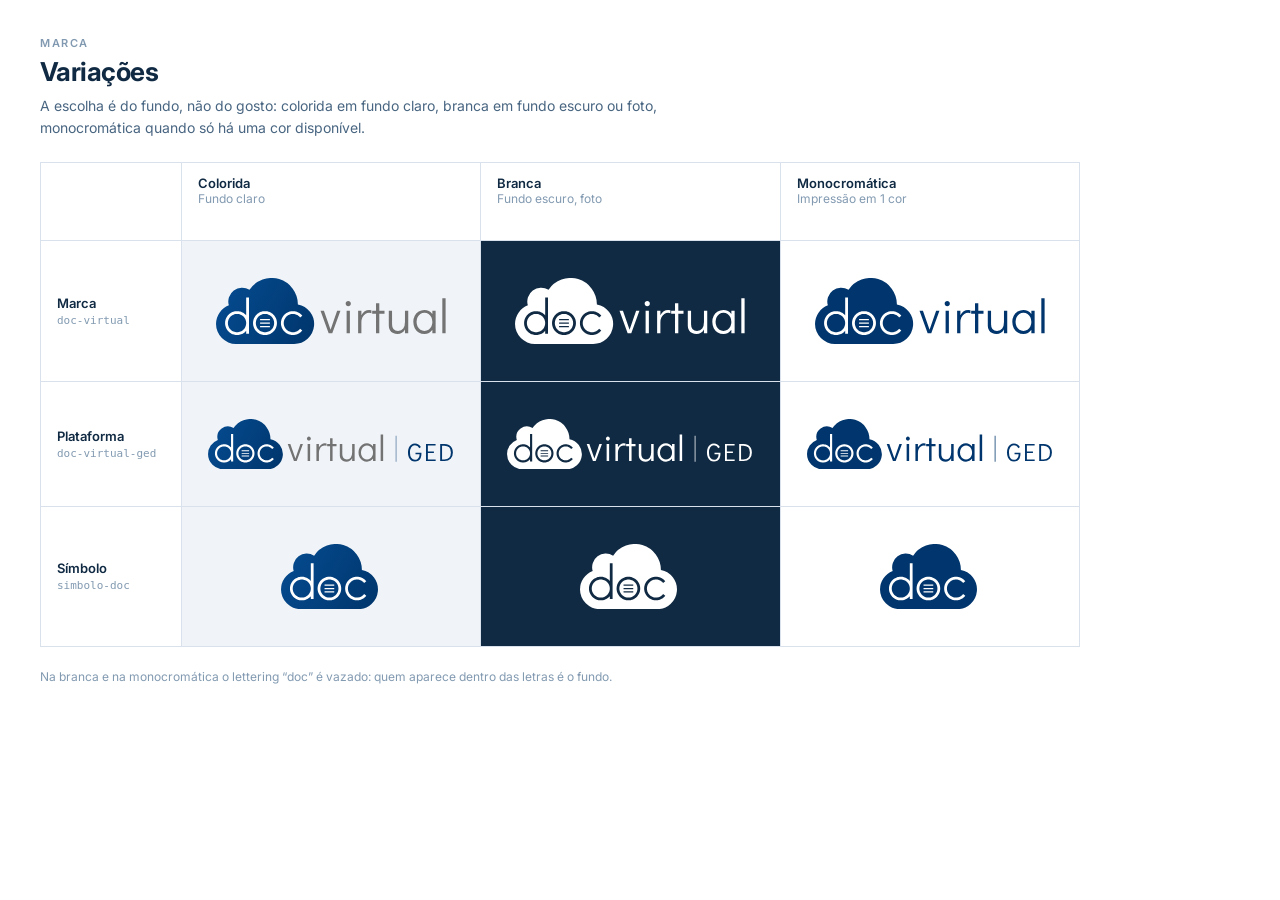
<file: design-system/marca/variacoes.html>
<!-- @dsCard group="Marca" name="Variações" subtitle="Colorida, branca e monocromática × marca, GED e símbolo" width="1120" height="720" -->
<!doctype html>
<html lang="pt-BR">
<head>
<meta charset="utf-8">
<title>Variações — Doc Virtual</title>
<link rel="stylesheet" href="https://fonts.googleapis.com/css2?family=Inter:wght@400;500;600;700&family=Didact+Gothic&display=swap">
<style>
    :root { color-scheme: light; }
    body { margin: 0; font-family: Inter, system-ui, sans-serif; background: #ffffff;
           color: #102a43; -webkit-font-smoothing: antialiased; }
    a { color: #2563eb; } a:hover { color: #1d4ed8; }
    .eyebrow { font-size: 11px; font-weight: 600; letter-spacing: 0.14em;
               text-transform: uppercase; color: #829ab1; }
    .h { font-size: 26px; font-weight: 700; letter-spacing: -0.02em; color: #102a43; }
    .lead { font-size: 14px; line-height: 1.6; color: #486581; }
    .meta { font-size: 12px; color: #829ab1; }
    .mono { font-family: ui-monospace, SFMono-Regular, Menlo, monospace; }
    .panel { border: 1px solid #d9e2ec; background: #ffffff; }

    .frame { width: 1120px; height: 720px; box-sizing: border-box; padding: 36px 40px;
              display: flex; flex-direction: column; gap: 22px; }
</style>
</head>
<body>
<div class="frame">
<div style="display: flex; flex-direction: column; gap: 6px"><div class="eyebrow">Marca</div><div class="h">Variações</div><div class="lead" style="max-width: 620px; margin-top: 2px">A escolha é do fundo, não do gosto: colorida em fundo claro, branca em fundo escuro ou foto, monocromática quando só há uma cor disponível.</div></div>
  <div style="flex-grow: 1; display: grid; grid-template-columns: 140px repeat(3, minmax(0, 1fr));
              gap: 1px; background: #d9e2ec; border: 1px solid #d9e2ec">
    <div style="background: #ffffff"></div>
    <div style="background: #ffffff; padding: 12px 16px"><div style="font-size: 13px; font-weight: 600">Colorida</div><div class="meta">Fundo claro</div></div>
    <div style="background: #ffffff; padding: 12px 16px"><div style="font-size: 13px; font-weight: 600">Branca</div><div class="meta">Fundo escuro, foto</div></div>
    <div style="background: #ffffff; padding: 12px 16px"><div style="font-size: 13px; font-weight: 600">Monocromática</div><div class="meta">Impressão em 1 cor</div></div>
    <div style="background: #ffffff; padding: 16px; display: flex; flex-direction: column;
                justify-content: center; gap: 3px">
      <div style="font-size: 13px; font-weight: 600">Marca</div>
      <div class="meta mono" style="font-size: 11px">doc-virtual</div>
    </div>
    <div style="background: #f0f4f8; display: flex; align-items: center; justify-content: center; padding: 26px"><svg style="width: 230px; height: auto; display: block;" xmlns="http://www.w3.org/2000/svg" viewBox="0 0 150 43" width="150" height="43" role="img" aria-label="Doc Virtual"><defs><linearGradient id="a" gradientUnits="userSpaceOnUse" x1="2" y1="6" x2="62" y2="40"><stop offset="0" stop-color="#054B90"/><stop offset="1" stop-color="#00366D"/></linearGradient></defs><path fill="url(#a)" d="M0.000 30.000A13.000 13.000 0 0 1 8.370 17.853A9.000 9.000 0 0 1 21.849 7.718A17.200 17.200 0 0 1 53.400 17.223A13.000 13.000 0 0 1 51.000 43.000L13.000 43.000A13.000 13.000 0 0 1 0.000 30.000Z"/><path fill="#FFFFFF" d="M21.505 12.750L21.505 36.290L19.675 36.290L19.675 34.427L19.222 34.922L18.801 35.312L18.353 35.671L17.880 35.996L17.385 36.285L16.869 36.536L16.336 36.749L15.789 36.923L15.231 37.055L14.664 37.146L14.092 37.196L13.710 37.205L13.328 37.196L12.756 37.146L12.189 37.055L11.631 36.923L11.084 36.749L10.727 36.612L10.377 36.457L10.035 36.285L9.703 36.096L9.379 35.891L9.067 35.671L8.765 35.436L8.475 35.186L8.198 34.922L7.934 34.645L7.684 34.355L7.449 34.053L7.229 33.741L7.024 33.417L6.835 33.085L6.663 32.743L6.508 32.393L6.371 32.036L6.251 31.673L6.149 31.304L6.065 30.931L5.999 30.554L5.953 30.174L5.924 29.792L5.915 29.410L5.924 29.028L5.953 28.646L5.999 28.266L6.065 27.889L6.149 27.516L6.251 27.147L6.371 26.784L6.584 26.251L6.835 25.735L7.124 25.240L7.337 24.922L7.565 24.614L7.934 24.175L8.198 23.898L8.619 23.508L9.067 23.149L9.540 22.824L10.035 22.535L10.377 22.363L10.727 22.208L11.265 22.008L11.816 21.849L12.377 21.730L12.946 21.653L13.328 21.624L13.901 21.617L14.283 21.636L14.854 21.699L15.418 21.804L15.789 21.897L16.336 22.071L16.869 22.284L17.215 22.447L17.717 22.724L18.198 23.037L18.506 23.265L18.945 23.634L19.356 24.035L19.675 24.393L19.675 12.750ZM19.675 29.410L19.646 28.825L19.560 28.246L19.418 27.678L19.221 27.127L18.971 26.598L18.670 26.096L18.321 25.626L17.928 25.192L17.494 24.799L17.024 24.450L16.522 24.149L15.993 23.899L15.442 23.702L14.874 23.560L14.295 23.474L13.710 23.445L13.125 23.474L12.546 23.560L11.978 23.702L11.427 23.899L10.898 24.149L10.396 24.450L9.926 24.799L9.492 25.192L9.099 25.626L8.750 26.096L8.449 26.598L8.199 27.127L8.002 27.678L7.860 28.246L7.774 28.825L7.745 29.410L7.774 29.995L7.860 30.574L8.002 31.142L8.199 31.693L8.449 32.222L8.750 32.724L9.099 33.194L9.492 33.628L9.926 34.021L10.396 34.370L10.898 34.671L11.427 34.921L11.978 35.118L12.546 35.260L13.125 35.346L13.710 35.375L14.295 35.346L14.874 35.260L15.442 35.118L15.993 34.921L16.522 34.671L17.024 34.370L17.494 34.021L17.928 33.628L18.321 33.194L18.670 32.724L18.971 32.222L19.221 31.693L19.418 31.142L19.560 30.574L19.646 29.995ZM28.740 27.550L28.740 26.770L35.140 26.770L35.140 27.550ZM39.726 29.028L39.735 29.410L39.726 29.792L39.697 30.174L39.651 30.554L39.585 30.931L39.501 31.304L39.399 31.673L39.279 32.036L39.142 32.393L38.987 32.743L38.815 33.085L38.626 33.417L38.421 33.741L38.201 34.053L37.966 34.355L37.716 34.645L37.452 34.922L37.175 35.186L36.885 35.436L36.583 35.671L36.271 35.891L35.947 36.096L35.615 36.285L35.273 36.457L34.923 36.612L34.566 36.749L34.203 36.869L33.834 36.971L33.461 37.055L33.084 37.121L32.704 37.167L32.322 37.196L31.940 37.205L31.558 37.196L31.176 37.167L30.796 37.121L30.419 37.055L30.046 36.971L29.677 36.869L29.314 36.749L28.957 36.612L28.607 36.457L28.265 36.285L27.933 36.096L27.609 35.891L27.297 35.671L26.995 35.436L26.705 35.186L26.428 34.922L26.164 34.645L25.914 34.355L25.679 34.053L25.459 33.741L25.254 33.417L25.065 33.085L24.893 32.743L24.738 32.393L24.601 32.036L24.481 31.673L24.379 31.304L24.295 30.931L24.229 30.554L24.183 30.174L24.154 29.792L24.145 29.410L24.154 29.028L24.183 28.646L24.229 28.266L24.295 27.889L24.379 27.516L24.481 27.147L24.601 26.784L24.738 26.427L24.893 26.077L25.065 25.735L25.254 25.403L25.459 25.079L25.679 24.767L25.914 24.465L26.164 24.175L26.428 23.898L26.705 23.634L26.995 23.384L27.297 23.149L27.609 22.929L27.933 22.724L28.265 22.535L28.607 22.363L28.957 22.208L29.314 22.071L29.677 21.951L30.046 21.849L30.419 21.765L30.796 21.699L31.176 21.653L31.558 21.624L31.940 21.615L32.322 21.624L32.704 21.653L33.084 21.699L33.461 21.765L33.834 21.849L34.203 21.951L34.566 22.071L34.923 22.208L35.273 22.363L35.615 22.535L35.947 22.724L36.271 22.929L36.583 23.149L36.885 23.384L37.175 23.634L37.452 23.898L37.716 24.175L37.966 24.465L38.201 24.767L38.421 25.079L38.626 25.403L38.815 25.735L38.987 26.077L39.142 26.427L39.279 26.784L39.399 27.147L39.501 27.516L39.585 27.889L39.651 28.266L39.697 28.646ZM37.905 29.410L37.876 28.825L37.790 28.246L37.648 27.678L37.451 27.127L37.201 26.598L36.900 26.096L36.551 25.626L36.158 25.192L35.724 24.799L35.254 24.450L34.752 24.149L34.223 23.899L33.672 23.702L33.104 23.560L32.525 23.474L31.940 23.445L31.355 23.474L30.776 23.560L30.208 23.702L29.657 23.899L29.128 24.149L28.626 24.450L28.156 24.799L27.722 25.192L27.329 25.626L26.980 26.096L26.679 26.598L26.429 27.127L26.232 27.678L26.090 28.246L26.004 28.825L25.975 29.410L26.004 29.995L26.090 30.574L26.232 31.142L26.429 31.693L26.679 32.222L26.980 32.724L27.329 33.194L27.722 33.628L28.156 34.021L28.626 34.370L29.128 34.671L29.657 34.921L30.208 35.118L30.776 35.260L31.355 35.346L31.940 35.375L32.525 35.346L33.104 35.260L33.672 35.118L34.223 34.921L34.752 34.671L35.254 34.370L35.724 34.021L36.158 33.628L36.551 33.194L36.900 32.724L37.201 32.222L37.451 31.693L37.648 31.142L37.790 30.574L37.876 29.995ZM28.740 29.800L28.740 29.020L35.140 29.020L35.140 29.800ZM56.042 24.319L56.283 24.611L54.840 25.738L54.460 25.297L54.146 24.990L53.810 24.708L53.331 24.370L52.952 24.149L52.423 23.899L52.011 23.746L51.589 23.624L51.015 23.510L50.579 23.461L49.994 23.447L49.555 23.474L48.976 23.560L48.549 23.661L48.130 23.794L47.723 23.957L47.328 24.149L46.949 24.370L46.587 24.619L46.244 24.893L45.922 25.192L45.623 25.514L45.349 25.857L45.180 26.096L45.024 26.343L44.812 26.728L44.629 27.127L44.476 27.539L44.354 27.961L44.263 28.390L44.204 28.825L44.177 29.264L44.182 29.703L44.204 29.995L44.263 30.430L44.354 30.859L44.476 31.281L44.629 31.693L44.812 32.092L45.024 32.477L45.263 32.845L45.529 33.194L45.820 33.523L46.134 33.830L46.470 34.112L46.705 34.287L47.073 34.526L47.458 34.738L47.993 34.975L48.408 35.118L48.976 35.260L49.410 35.330L49.994 35.373L50.433 35.368L51.015 35.310L51.447 35.230L52.011 35.074L52.423 34.921L52.952 34.671L53.331 34.450L53.693 34.201L54.146 33.830L54.460 33.523L54.840 33.082L56.283 34.209L55.916 34.645L55.515 35.056L55.231 35.312L54.936 35.555L54.628 35.783L54.310 35.996L53.982 36.192L53.645 36.373L53.299 36.536L52.945 36.683L52.585 36.812L52.219 36.923L51.848 37.016L51.473 37.090L51.094 37.146L50.713 37.184L50.331 37.203L49.949 37.203L49.567 37.184L49.186 37.146L48.807 37.090L48.432 37.016L48.061 36.923L47.695 36.812L47.335 36.683L46.981 36.536L46.635 36.373L46.298 36.192L45.970 35.996L45.652 35.783L45.344 35.555L45.049 35.312L44.765 35.056L44.494 34.785L44.238 34.501L43.995 34.206L43.767 33.898L43.554 33.580L43.358 33.252L43.177 32.915L43.014 32.569L42.867 32.215L42.738 31.855L42.627 31.489L42.534 31.118L42.460 30.743L42.404 30.364L42.366 29.983L42.347 29.601L42.347 29.219L42.366 28.837L42.404 28.456L42.460 28.077L42.534 27.702L42.627 27.331L42.738 26.965L42.867 26.605L43.014 26.251L43.177 25.905L43.358 25.568L43.554 25.240L43.767 24.922L43.995 24.614L44.238 24.319L44.494 24.035L44.765 23.764L45.049 23.508L45.344 23.265L45.652 23.037L45.970 22.824L46.298 22.628L46.635 22.447L46.981 22.284L47.335 22.137L47.695 22.008L48.061 21.897L48.432 21.804L48.807 21.730L49.186 21.674L49.567 21.636L49.949 21.617L50.331 21.617L50.713 21.636L51.094 21.674L51.473 21.730L51.848 21.804L52.219 21.897L52.585 22.008L52.945 22.137L53.299 22.284L53.645 22.447L53.982 22.628L54.310 22.824L54.628 23.037L54.936 23.265L55.231 23.508L55.515 23.764L55.786 24.035ZM28.740 32.050L28.740 31.270L35.140 31.270L35.140 32.050Z"/><path fill="#737373" d="M78.99606 21.30012H81.16335L75.82365 36.0H73.4679L68.15961 21.30012H70.38972L74.7243 33.70707ZM85.18255 36.0V21.30012H87.31843V36.0ZM84.55435 16.71426Q84.55435 16.02324 85.04120499999999 15.536385000000001Q85.52806 15.04953 86.25049 15.04953Q86.94151 15.04953 87.44407 15.536385000000001Q87.94663 16.02324 87.94663 16.74567Q87.94663 17.43669 87.44407 17.93925Q86.94151 18.44181 86.25049 18.44181Q85.52806 18.44181 85.04120499999999 17.93925Q84.55435 17.43669 84.55435 16.71426ZM101.35741999999999 21.017429999999997V22.96485Q100.69781 22.650750000000002 99.91256 22.650750000000002Q98.56193 22.650750000000002 97.39976 23.40459Q96.23759 24.15843 95.530865 25.587584999999997Q94.82414 27.01674 94.82414 28.96416V36.0H92.68826V21.30012H94.82414V24.25266Q95.67220999999999 22.61934 96.975725 21.70845Q98.27924 20.797559999999997 99.91256 20.797559999999997Q100.6664 20.797559999999997 101.35741999999999 21.017429999999997ZM104.3715 36.0V23.24754H101.85869999999998V21.30012H104.3715V16.43157H106.50737999999998V21.30012H109.89965999999998V23.24754H106.50737999999998V36.0ZM125.38350999999999 21.30012V36.0H123.24762999999999V33.55002Q122.49378999999999 34.96347 121.25309499999999 35.733015Q120.01239999999999 36.50256 118.37907999999999 36.50256Q116.83998999999999 36.50256 115.536475 35.87436Q114.23295999999999 35.24616 113.463415 34.02117Q112.69386999999999 32.79618 112.69386999999999 31.13145V21.30012H114.82974999999999V30.189149999999998Q114.82974999999999 34.55514 118.72458999999999 34.55514Q120.98610999999998 34.55514 122.11686999999998 32.953230000000005Q123.24762999999999 31.35132 123.24762999999999 28.65006V21.30012ZM143.25451999999999 21.30012V36.0H141.11864V33.83271Q140.20774999999998 35.08911 138.88853 35.795835Q137.56931 36.50256 135.99881 36.50256Q133.89434 36.50256 132.22960999999998 35.49744Q130.56488 34.49232 129.62257999999997 32.70195Q128.68027999999998 30.91158 128.68027999999998 28.61865Q128.68027999999998 26.357129999999998 129.606875 24.582465Q130.53347 22.8078 132.182495 21.80268Q133.83151999999998 20.797559999999997 135.93599 20.797559999999997Q137.53789999999998 20.797559999999997 138.87282499999998 21.504285Q140.20774999999998 22.21101 141.11864 23.498820000000002V21.30012ZM141.11864 28.65006Q141.11864 26.95392 140.45902999999998 25.60329Q139.79942 24.25266 138.621545 23.49882Q137.44367 22.744979999999998 135.93599 22.744979999999998Q134.45971999999998 22.744979999999998 133.29755 23.49882Q132.13538 24.25266 131.47577 25.587584999999997Q130.81616 26.92251 130.81616 28.61865Q130.81616 30.3462 131.47577 31.69683Q132.13538 33.04746 133.29755 33.8013Q134.45971999999998 34.55514 135.93599 34.55514Q137.44367 34.55514 138.621545 33.8013Q139.79942 33.04746 140.45902999999998 31.69683Q141.11864 30.3462 141.11864 28.65006ZM147.61923000000002 36.0V13.19634H149.75511V36.0Z"/></svg></div>
    <div style="background: #102a43; display: flex; align-items: center; justify-content: center; padding: 26px"><svg style="width: 230px; height: auto; display: block;" xmlns="http://www.w3.org/2000/svg" viewBox="0 0 150 43" width="150" height="43" role="img" aria-label="Doc Virtual"><path fill="#FFFFFF" d="M0.000 30.000A13.000 13.000 0 0 1 8.370 17.853A9.000 9.000 0 0 1 21.849 7.718A17.200 17.200 0 0 1 53.400 17.223A13.000 13.000 0 0 1 51.000 43.000L13.000 43.000A13.000 13.000 0 0 1 0.000 30.000ZM19.675 12.750L19.675 24.393L19.356 24.035L18.945 23.634L18.506 23.265L18.198 23.037L17.717 22.724L17.215 22.447L16.869 22.284L16.336 22.071L15.789 21.897L15.418 21.804L14.854 21.699L14.283 21.636L13.901 21.617L13.328 21.624L12.946 21.653L12.377 21.730L11.816 21.849L11.265 22.008L10.727 22.208L10.377 22.363L10.035 22.535L9.540 22.824L9.067 23.149L8.619 23.508L8.198 23.898L7.934 24.175L7.565 24.614L7.337 24.922L7.124 25.240L6.835 25.735L6.584 26.251L6.371 26.784L6.251 27.147L6.149 27.516L6.065 27.889L5.999 28.266L5.953 28.646L5.924 29.028L5.915 29.410L5.924 29.792L5.953 30.174L5.999 30.554L6.065 30.931L6.149 31.304L6.251 31.673L6.371 32.036L6.508 32.393L6.663 32.743L6.835 33.085L7.024 33.417L7.229 33.741L7.449 34.053L7.684 34.355L7.934 34.645L8.198 34.922L8.475 35.186L8.765 35.436L9.067 35.671L9.379 35.891L9.703 36.096L10.035 36.285L10.377 36.457L10.727 36.612L11.084 36.749L11.631 36.923L12.189 37.055L12.756 37.146L13.328 37.196L13.710 37.205L14.092 37.196L14.664 37.146L15.231 37.055L15.789 36.923L16.336 36.749L16.869 36.536L17.385 36.285L17.880 35.996L18.353 35.671L18.801 35.312L19.222 34.922L19.675 34.427L19.675 36.290L21.505 36.290L21.505 12.750ZM19.646 29.995L19.560 30.574L19.418 31.142L19.221 31.693L18.971 32.222L18.670 32.724L18.321 33.194L17.928 33.628L17.494 34.021L17.024 34.370L16.522 34.671L15.993 34.921L15.442 35.118L14.874 35.260L14.295 35.346L13.710 35.375L13.125 35.346L12.546 35.260L11.978 35.118L11.427 34.921L10.898 34.671L10.396 34.370L9.926 34.021L9.492 33.628L9.099 33.194L8.750 32.724L8.449 32.222L8.199 31.693L8.002 31.142L7.860 30.574L7.774 29.995L7.745 29.410L7.774 28.825L7.860 28.246L8.002 27.678L8.199 27.127L8.449 26.598L8.750 26.096L9.099 25.626L9.492 25.192L9.926 24.799L10.396 24.450L10.898 24.149L11.427 23.899L11.978 23.702L12.546 23.560L13.125 23.474L13.710 23.445L14.295 23.474L14.874 23.560L15.442 23.702L15.993 23.899L16.522 24.149L17.024 24.450L17.494 24.799L17.928 25.192L18.321 25.626L18.670 26.096L18.971 26.598L19.221 27.127L19.418 27.678L19.560 28.246L19.646 28.825L19.675 29.410ZM35.140 27.550L35.140 26.770L28.740 26.770L28.740 27.550ZM39.697 28.646L39.651 28.266L39.585 27.889L39.501 27.516L39.399 27.147L39.279 26.784L39.142 26.427L38.987 26.077L38.815 25.735L38.626 25.403L38.421 25.079L38.201 24.767L37.966 24.465L37.716 24.175L37.452 23.898L37.175 23.634L36.885 23.384L36.583 23.149L36.271 22.929L35.947 22.724L35.615 22.535L35.273 22.363L34.923 22.208L34.566 22.071L34.203 21.951L33.834 21.849L33.461 21.765L33.084 21.699L32.704 21.653L32.322 21.624L31.940 21.615L31.558 21.624L31.176 21.653L30.796 21.699L30.419 21.765L30.046 21.849L29.677 21.951L29.314 22.071L28.957 22.208L28.607 22.363L28.265 22.535L27.933 22.724L27.609 22.929L27.297 23.149L26.995 23.384L26.705 23.634L26.428 23.898L26.164 24.175L25.914 24.465L25.679 24.767L25.459 25.079L25.254 25.403L25.065 25.735L24.893 26.077L24.738 26.427L24.601 26.784L24.481 27.147L24.379 27.516L24.295 27.889L24.229 28.266L24.183 28.646L24.154 29.028L24.145 29.410L24.154 29.792L24.183 30.174L24.229 30.554L24.295 30.931L24.379 31.304L24.481 31.673L24.601 32.036L24.738 32.393L24.893 32.743L25.065 33.085L25.254 33.417L25.459 33.741L25.679 34.053L25.914 34.355L26.164 34.645L26.428 34.922L26.705 35.186L26.995 35.436L27.297 35.671L27.609 35.891L27.933 36.096L28.265 36.285L28.607 36.457L28.957 36.612L29.314 36.749L29.677 36.869L30.046 36.971L30.419 37.055L30.796 37.121L31.176 37.167L31.558 37.196L31.940 37.205L32.322 37.196L32.704 37.167L33.084 37.121L33.461 37.055L33.834 36.971L34.203 36.869L34.566 36.749L34.923 36.612L35.273 36.457L35.615 36.285L35.947 36.096L36.271 35.891L36.583 35.671L36.885 35.436L37.175 35.186L37.452 34.922L37.716 34.645L37.966 34.355L38.201 34.053L38.421 33.741L38.626 33.417L38.815 33.085L38.987 32.743L39.142 32.393L39.279 32.036L39.399 31.673L39.501 31.304L39.585 30.931L39.651 30.554L39.697 30.174L39.726 29.792L39.735 29.410L39.726 29.028ZM37.876 29.995L37.790 30.574L37.648 31.142L37.451 31.693L37.201 32.222L36.900 32.724L36.551 33.194L36.158 33.628L35.724 34.021L35.254 34.370L34.752 34.671L34.223 34.921L33.672 35.118L33.104 35.260L32.525 35.346L31.940 35.375L31.355 35.346L30.776 35.260L30.208 35.118L29.657 34.921L29.128 34.671L28.626 34.370L28.156 34.021L27.722 33.628L27.329 33.194L26.980 32.724L26.679 32.222L26.429 31.693L26.232 31.142L26.090 30.574L26.004 29.995L25.975 29.410L26.004 28.825L26.090 28.246L26.232 27.678L26.429 27.127L26.679 26.598L26.980 26.096L27.329 25.626L27.722 25.192L28.156 24.799L28.626 24.450L29.128 24.149L29.657 23.899L30.208 23.702L30.776 23.560L31.355 23.474L31.940 23.445L32.525 23.474L33.104 23.560L33.672 23.702L34.223 23.899L34.752 24.149L35.254 24.450L35.724 24.799L36.158 25.192L36.551 25.626L36.900 26.096L37.201 26.598L37.451 27.127L37.648 27.678L37.790 28.246L37.876 28.825L37.905 29.410ZM35.140 29.800L35.140 29.020L28.740 29.020L28.740 29.800ZM55.786 24.035L55.515 23.764L55.231 23.508L54.936 23.265L54.628 23.037L54.310 22.824L53.982 22.628L53.645 22.447L53.299 22.284L52.945 22.137L52.585 22.008L52.219 21.897L51.848 21.804L51.473 21.730L51.094 21.674L50.713 21.636L50.331 21.617L49.949 21.617L49.567 21.636L49.186 21.674L48.807 21.730L48.432 21.804L48.061 21.897L47.695 22.008L47.335 22.137L46.981 22.284L46.635 22.447L46.298 22.628L45.970 22.824L45.652 23.037L45.344 23.265L45.049 23.508L44.765 23.764L44.494 24.035L44.238 24.319L43.995 24.614L43.767 24.922L43.554 25.240L43.358 25.568L43.177 25.905L43.014 26.251L42.867 26.605L42.738 26.965L42.627 27.331L42.534 27.702L42.460 28.077L42.404 28.456L42.366 28.837L42.347 29.219L42.347 29.601L42.366 29.983L42.404 30.364L42.460 30.743L42.534 31.118L42.627 31.489L42.738 31.855L42.867 32.215L43.014 32.569L43.177 32.915L43.358 33.252L43.554 33.580L43.767 33.898L43.995 34.206L44.238 34.501L44.494 34.785L44.765 35.056L45.049 35.312L45.344 35.555L45.652 35.783L45.970 35.996L46.298 36.192L46.635 36.373L46.981 36.536L47.335 36.683L47.695 36.812L48.061 36.923L48.432 37.016L48.807 37.090L49.186 37.146L49.567 37.184L49.949 37.203L50.331 37.203L50.713 37.184L51.094 37.146L51.473 37.090L51.848 37.016L52.219 36.923L52.585 36.812L52.945 36.683L53.299 36.536L53.645 36.373L53.982 36.192L54.310 35.996L54.628 35.783L54.936 35.555L55.231 35.312L55.515 35.056L55.916 34.645L56.283 34.209L54.840 33.082L54.460 33.523L54.146 33.830L53.693 34.201L53.331 34.450L52.952 34.671L52.423 34.921L52.011 35.074L51.447 35.230L51.015 35.310L50.433 35.368L49.994 35.373L49.410 35.330L48.976 35.260L48.408 35.118L47.993 34.975L47.458 34.738L47.073 34.526L46.705 34.287L46.470 34.112L46.134 33.830L45.820 33.523L45.529 33.194L45.263 32.845L45.024 32.477L44.812 32.092L44.629 31.693L44.476 31.281L44.354 30.859L44.263 30.430L44.204 29.995L44.182 29.703L44.177 29.264L44.204 28.825L44.263 28.390L44.354 27.961L44.476 27.539L44.629 27.127L44.812 26.728L45.024 26.343L45.180 26.096L45.349 25.857L45.623 25.514L45.922 25.192L46.244 24.893L46.587 24.619L46.949 24.370L47.328 24.149L47.723 23.957L48.130 23.794L48.549 23.661L48.976 23.560L49.555 23.474L49.994 23.447L50.579 23.461L51.015 23.510L51.589 23.624L52.011 23.746L52.423 23.899L52.952 24.149L53.331 24.370L53.810 24.708L54.146 24.990L54.460 25.297L54.840 25.738L56.283 24.611L56.042 24.319ZM35.140 32.050L35.140 31.270L28.740 31.270L28.740 32.050Z"/><path fill="#FFFFFF" d="M78.99606 21.30012H81.16335L75.82365 36.0H73.4679L68.15961 21.30012H70.38972L74.7243 33.70707ZM85.18255 36.0V21.30012H87.31843V36.0ZM84.55435 16.71426Q84.55435 16.02324 85.04120499999999 15.536385000000001Q85.52806 15.04953 86.25049 15.04953Q86.94151 15.04953 87.44407 15.536385000000001Q87.94663 16.02324 87.94663 16.74567Q87.94663 17.43669 87.44407 17.93925Q86.94151 18.44181 86.25049 18.44181Q85.52806 18.44181 85.04120499999999 17.93925Q84.55435 17.43669 84.55435 16.71426ZM101.35741999999999 21.017429999999997V22.96485Q100.69781 22.650750000000002 99.91256 22.650750000000002Q98.56193 22.650750000000002 97.39976 23.40459Q96.23759 24.15843 95.530865 25.587584999999997Q94.82414 27.01674 94.82414 28.96416V36.0H92.68826V21.30012H94.82414V24.25266Q95.67220999999999 22.61934 96.975725 21.70845Q98.27924 20.797559999999997 99.91256 20.797559999999997Q100.6664 20.797559999999997 101.35741999999999 21.017429999999997ZM104.3715 36.0V23.24754H101.85869999999998V21.30012H104.3715V16.43157H106.50737999999998V21.30012H109.89965999999998V23.24754H106.50737999999998V36.0ZM125.38350999999999 21.30012V36.0H123.24762999999999V33.55002Q122.49378999999999 34.96347 121.25309499999999 35.733015Q120.01239999999999 36.50256 118.37907999999999 36.50256Q116.83998999999999 36.50256 115.536475 35.87436Q114.23295999999999 35.24616 113.463415 34.02117Q112.69386999999999 32.79618 112.69386999999999 31.13145V21.30012H114.82974999999999V30.189149999999998Q114.82974999999999 34.55514 118.72458999999999 34.55514Q120.98610999999998 34.55514 122.11686999999998 32.953230000000005Q123.24762999999999 31.35132 123.24762999999999 28.65006V21.30012ZM143.25451999999999 21.30012V36.0H141.11864V33.83271Q140.20774999999998 35.08911 138.88853 35.795835Q137.56931 36.50256 135.99881 36.50256Q133.89434 36.50256 132.22960999999998 35.49744Q130.56488 34.49232 129.62257999999997 32.70195Q128.68027999999998 30.91158 128.68027999999998 28.61865Q128.68027999999998 26.357129999999998 129.606875 24.582465Q130.53347 22.8078 132.182495 21.80268Q133.83151999999998 20.797559999999997 135.93599 20.797559999999997Q137.53789999999998 20.797559999999997 138.87282499999998 21.504285Q140.20774999999998 22.21101 141.11864 23.498820000000002V21.30012ZM141.11864 28.65006Q141.11864 26.95392 140.45902999999998 25.60329Q139.79942 24.25266 138.621545 23.49882Q137.44367 22.744979999999998 135.93599 22.744979999999998Q134.45971999999998 22.744979999999998 133.29755 23.49882Q132.13538 24.25266 131.47577 25.587584999999997Q130.81616 26.92251 130.81616 28.61865Q130.81616 30.3462 131.47577 31.69683Q132.13538 33.04746 133.29755 33.8013Q134.45971999999998 34.55514 135.93599 34.55514Q137.44367 34.55514 138.621545 33.8013Q139.79942 33.04746 140.45902999999998 31.69683Q141.11864 30.3462 141.11864 28.65006ZM147.61923000000002 36.0V13.19634H149.75511V36.0Z"/></svg></div>
    <div style="background: #ffffff; display: flex; align-items: center; justify-content: center; padding: 26px"><svg style="width: 230px; height: auto; display: block;" xmlns="http://www.w3.org/2000/svg" viewBox="0 0 150 43" width="150" height="43" role="img" aria-label="Doc Virtual"><path fill="#00366D" d="M0.000 30.000A13.000 13.000 0 0 1 8.370 17.853A9.000 9.000 0 0 1 21.849 7.718A17.200 17.200 0 0 1 53.400 17.223A13.000 13.000 0 0 1 51.000 43.000L13.000 43.000A13.000 13.000 0 0 1 0.000 30.000ZM19.675 12.750L19.675 24.393L19.356 24.035L18.945 23.634L18.506 23.265L18.198 23.037L17.717 22.724L17.215 22.447L16.869 22.284L16.336 22.071L15.789 21.897L15.418 21.804L14.854 21.699L14.283 21.636L13.901 21.617L13.328 21.624L12.946 21.653L12.377 21.730L11.816 21.849L11.265 22.008L10.727 22.208L10.377 22.363L10.035 22.535L9.540 22.824L9.067 23.149L8.619 23.508L8.198 23.898L7.934 24.175L7.565 24.614L7.337 24.922L7.124 25.240L6.835 25.735L6.584 26.251L6.371 26.784L6.251 27.147L6.149 27.516L6.065 27.889L5.999 28.266L5.953 28.646L5.924 29.028L5.915 29.410L5.924 29.792L5.953 30.174L5.999 30.554L6.065 30.931L6.149 31.304L6.251 31.673L6.371 32.036L6.508 32.393L6.663 32.743L6.835 33.085L7.024 33.417L7.229 33.741L7.449 34.053L7.684 34.355L7.934 34.645L8.198 34.922L8.475 35.186L8.765 35.436L9.067 35.671L9.379 35.891L9.703 36.096L10.035 36.285L10.377 36.457L10.727 36.612L11.084 36.749L11.631 36.923L12.189 37.055L12.756 37.146L13.328 37.196L13.710 37.205L14.092 37.196L14.664 37.146L15.231 37.055L15.789 36.923L16.336 36.749L16.869 36.536L17.385 36.285L17.880 35.996L18.353 35.671L18.801 35.312L19.222 34.922L19.675 34.427L19.675 36.290L21.505 36.290L21.505 12.750ZM19.646 29.995L19.560 30.574L19.418 31.142L19.221 31.693L18.971 32.222L18.670 32.724L18.321 33.194L17.928 33.628L17.494 34.021L17.024 34.370L16.522 34.671L15.993 34.921L15.442 35.118L14.874 35.260L14.295 35.346L13.710 35.375L13.125 35.346L12.546 35.260L11.978 35.118L11.427 34.921L10.898 34.671L10.396 34.370L9.926 34.021L9.492 33.628L9.099 33.194L8.750 32.724L8.449 32.222L8.199 31.693L8.002 31.142L7.860 30.574L7.774 29.995L7.745 29.410L7.774 28.825L7.860 28.246L8.002 27.678L8.199 27.127L8.449 26.598L8.750 26.096L9.099 25.626L9.492 25.192L9.926 24.799L10.396 24.450L10.898 24.149L11.427 23.899L11.978 23.702L12.546 23.560L13.125 23.474L13.710 23.445L14.295 23.474L14.874 23.560L15.442 23.702L15.993 23.899L16.522 24.149L17.024 24.450L17.494 24.799L17.928 25.192L18.321 25.626L18.670 26.096L18.971 26.598L19.221 27.127L19.418 27.678L19.560 28.246L19.646 28.825L19.675 29.410ZM35.140 27.550L35.140 26.770L28.740 26.770L28.740 27.550ZM39.697 28.646L39.651 28.266L39.585 27.889L39.501 27.516L39.399 27.147L39.279 26.784L39.142 26.427L38.987 26.077L38.815 25.735L38.626 25.403L38.421 25.079L38.201 24.767L37.966 24.465L37.716 24.175L37.452 23.898L37.175 23.634L36.885 23.384L36.583 23.149L36.271 22.929L35.947 22.724L35.615 22.535L35.273 22.363L34.923 22.208L34.566 22.071L34.203 21.951L33.834 21.849L33.461 21.765L33.084 21.699L32.704 21.653L32.322 21.624L31.940 21.615L31.558 21.624L31.176 21.653L30.796 21.699L30.419 21.765L30.046 21.849L29.677 21.951L29.314 22.071L28.957 22.208L28.607 22.363L28.265 22.535L27.933 22.724L27.609 22.929L27.297 23.149L26.995 23.384L26.705 23.634L26.428 23.898L26.164 24.175L25.914 24.465L25.679 24.767L25.459 25.079L25.254 25.403L25.065 25.735L24.893 26.077L24.738 26.427L24.601 26.784L24.481 27.147L24.379 27.516L24.295 27.889L24.229 28.266L24.183 28.646L24.154 29.028L24.145 29.410L24.154 29.792L24.183 30.174L24.229 30.554L24.295 30.931L24.379 31.304L24.481 31.673L24.601 32.036L24.738 32.393L24.893 32.743L25.065 33.085L25.254 33.417L25.459 33.741L25.679 34.053L25.914 34.355L26.164 34.645L26.428 34.922L26.705 35.186L26.995 35.436L27.297 35.671L27.609 35.891L27.933 36.096L28.265 36.285L28.607 36.457L28.957 36.612L29.314 36.749L29.677 36.869L30.046 36.971L30.419 37.055L30.796 37.121L31.176 37.167L31.558 37.196L31.940 37.205L32.322 37.196L32.704 37.167L33.084 37.121L33.461 37.055L33.834 36.971L34.203 36.869L34.566 36.749L34.923 36.612L35.273 36.457L35.615 36.285L35.947 36.096L36.271 35.891L36.583 35.671L36.885 35.436L37.175 35.186L37.452 34.922L37.716 34.645L37.966 34.355L38.201 34.053L38.421 33.741L38.626 33.417L38.815 33.085L38.987 32.743L39.142 32.393L39.279 32.036L39.399 31.673L39.501 31.304L39.585 30.931L39.651 30.554L39.697 30.174L39.726 29.792L39.735 29.410L39.726 29.028ZM37.876 29.995L37.790 30.574L37.648 31.142L37.451 31.693L37.201 32.222L36.900 32.724L36.551 33.194L36.158 33.628L35.724 34.021L35.254 34.370L34.752 34.671L34.223 34.921L33.672 35.118L33.104 35.260L32.525 35.346L31.940 35.375L31.355 35.346L30.776 35.260L30.208 35.118L29.657 34.921L29.128 34.671L28.626 34.370L28.156 34.021L27.722 33.628L27.329 33.194L26.980 32.724L26.679 32.222L26.429 31.693L26.232 31.142L26.090 30.574L26.004 29.995L25.975 29.410L26.004 28.825L26.090 28.246L26.232 27.678L26.429 27.127L26.679 26.598L26.980 26.096L27.329 25.626L27.722 25.192L28.156 24.799L28.626 24.450L29.128 24.149L29.657 23.899L30.208 23.702L30.776 23.560L31.355 23.474L31.940 23.445L32.525 23.474L33.104 23.560L33.672 23.702L34.223 23.899L34.752 24.149L35.254 24.450L35.724 24.799L36.158 25.192L36.551 25.626L36.900 26.096L37.201 26.598L37.451 27.127L37.648 27.678L37.790 28.246L37.876 28.825L37.905 29.410ZM35.140 29.800L35.140 29.020L28.740 29.020L28.740 29.800ZM55.786 24.035L55.515 23.764L55.231 23.508L54.936 23.265L54.628 23.037L54.310 22.824L53.982 22.628L53.645 22.447L53.299 22.284L52.945 22.137L52.585 22.008L52.219 21.897L51.848 21.804L51.473 21.730L51.094 21.674L50.713 21.636L50.331 21.617L49.949 21.617L49.567 21.636L49.186 21.674L48.807 21.730L48.432 21.804L48.061 21.897L47.695 22.008L47.335 22.137L46.981 22.284L46.635 22.447L46.298 22.628L45.970 22.824L45.652 23.037L45.344 23.265L45.049 23.508L44.765 23.764L44.494 24.035L44.238 24.319L43.995 24.614L43.767 24.922L43.554 25.240L43.358 25.568L43.177 25.905L43.014 26.251L42.867 26.605L42.738 26.965L42.627 27.331L42.534 27.702L42.460 28.077L42.404 28.456L42.366 28.837L42.347 29.219L42.347 29.601L42.366 29.983L42.404 30.364L42.460 30.743L42.534 31.118L42.627 31.489L42.738 31.855L42.867 32.215L43.014 32.569L43.177 32.915L43.358 33.252L43.554 33.580L43.767 33.898L43.995 34.206L44.238 34.501L44.494 34.785L44.765 35.056L45.049 35.312L45.344 35.555L45.652 35.783L45.970 35.996L46.298 36.192L46.635 36.373L46.981 36.536L47.335 36.683L47.695 36.812L48.061 36.923L48.432 37.016L48.807 37.090L49.186 37.146L49.567 37.184L49.949 37.203L50.331 37.203L50.713 37.184L51.094 37.146L51.473 37.090L51.848 37.016L52.219 36.923L52.585 36.812L52.945 36.683L53.299 36.536L53.645 36.373L53.982 36.192L54.310 35.996L54.628 35.783L54.936 35.555L55.231 35.312L55.515 35.056L55.916 34.645L56.283 34.209L54.840 33.082L54.460 33.523L54.146 33.830L53.693 34.201L53.331 34.450L52.952 34.671L52.423 34.921L52.011 35.074L51.447 35.230L51.015 35.310L50.433 35.368L49.994 35.373L49.410 35.330L48.976 35.260L48.408 35.118L47.993 34.975L47.458 34.738L47.073 34.526L46.705 34.287L46.470 34.112L46.134 33.830L45.820 33.523L45.529 33.194L45.263 32.845L45.024 32.477L44.812 32.092L44.629 31.693L44.476 31.281L44.354 30.859L44.263 30.430L44.204 29.995L44.182 29.703L44.177 29.264L44.204 28.825L44.263 28.390L44.354 27.961L44.476 27.539L44.629 27.127L44.812 26.728L45.024 26.343L45.180 26.096L45.349 25.857L45.623 25.514L45.922 25.192L46.244 24.893L46.587 24.619L46.949 24.370L47.328 24.149L47.723 23.957L48.130 23.794L48.549 23.661L48.976 23.560L49.555 23.474L49.994 23.447L50.579 23.461L51.015 23.510L51.589 23.624L52.011 23.746L52.423 23.899L52.952 24.149L53.331 24.370L53.810 24.708L54.146 24.990L54.460 25.297L54.840 25.738L56.283 24.611L56.042 24.319ZM35.140 32.050L35.140 31.270L28.740 31.270L28.740 32.050Z"/><path fill="#00366D" d="M78.99606 21.30012H81.16335L75.82365 36.0H73.4679L68.15961 21.30012H70.38972L74.7243 33.70707ZM85.18255 36.0V21.30012H87.31843V36.0ZM84.55435 16.71426Q84.55435 16.02324 85.04120499999999 15.536385000000001Q85.52806 15.04953 86.25049 15.04953Q86.94151 15.04953 87.44407 15.536385000000001Q87.94663 16.02324 87.94663 16.74567Q87.94663 17.43669 87.44407 17.93925Q86.94151 18.44181 86.25049 18.44181Q85.52806 18.44181 85.04120499999999 17.93925Q84.55435 17.43669 84.55435 16.71426ZM101.35741999999999 21.017429999999997V22.96485Q100.69781 22.650750000000002 99.91256 22.650750000000002Q98.56193 22.650750000000002 97.39976 23.40459Q96.23759 24.15843 95.530865 25.587584999999997Q94.82414 27.01674 94.82414 28.96416V36.0H92.68826V21.30012H94.82414V24.25266Q95.67220999999999 22.61934 96.975725 21.70845Q98.27924 20.797559999999997 99.91256 20.797559999999997Q100.6664 20.797559999999997 101.35741999999999 21.017429999999997ZM104.3715 36.0V23.24754H101.85869999999998V21.30012H104.3715V16.43157H106.50737999999998V21.30012H109.89965999999998V23.24754H106.50737999999998V36.0ZM125.38350999999999 21.30012V36.0H123.24762999999999V33.55002Q122.49378999999999 34.96347 121.25309499999999 35.733015Q120.01239999999999 36.50256 118.37907999999999 36.50256Q116.83998999999999 36.50256 115.536475 35.87436Q114.23295999999999 35.24616 113.463415 34.02117Q112.69386999999999 32.79618 112.69386999999999 31.13145V21.30012H114.82974999999999V30.189149999999998Q114.82974999999999 34.55514 118.72458999999999 34.55514Q120.98610999999998 34.55514 122.11686999999998 32.953230000000005Q123.24762999999999 31.35132 123.24762999999999 28.65006V21.30012ZM143.25451999999999 21.30012V36.0H141.11864V33.83271Q140.20774999999998 35.08911 138.88853 35.795835Q137.56931 36.50256 135.99881 36.50256Q133.89434 36.50256 132.22960999999998 35.49744Q130.56488 34.49232 129.62257999999997 32.70195Q128.68027999999998 30.91158 128.68027999999998 28.61865Q128.68027999999998 26.357129999999998 129.606875 24.582465Q130.53347 22.8078 132.182495 21.80268Q133.83151999999998 20.797559999999997 135.93599 20.797559999999997Q137.53789999999998 20.797559999999997 138.87282499999998 21.504285Q140.20774999999998 22.21101 141.11864 23.498820000000002V21.30012ZM141.11864 28.65006Q141.11864 26.95392 140.45902999999998 25.60329Q139.79942 24.25266 138.621545 23.49882Q137.44367 22.744979999999998 135.93599 22.744979999999998Q134.45971999999998 22.744979999999998 133.29755 23.49882Q132.13538 24.25266 131.47577 25.587584999999997Q130.81616 26.92251 130.81616 28.61865Q130.81616 30.3462 131.47577 31.69683Q132.13538 33.04746 133.29755 33.8013Q134.45971999999998 34.55514 135.93599 34.55514Q137.44367 34.55514 138.621545 33.8013Q139.79942 33.04746 140.45902999999998 31.69683Q141.11864 30.3462 141.11864 28.65006ZM147.61923000000002 36.0V13.19634H149.75511V36.0Z"/></svg></div>
    <div style="background: #ffffff; padding: 16px; display: flex; flex-direction: column;
                justify-content: center; gap: 3px">
      <div style="font-size: 13px; font-weight: 600">Plataforma</div>
      <div class="meta mono" style="font-size: 11px">doc-virtual-ged</div>
    </div>
    <div style="background: #f0f4f8; display: flex; align-items: center; justify-content: center; padding: 26px"><svg style="width: 270px; height: auto; display: block;" xmlns="http://www.w3.org/2000/svg" viewBox="0 0 210.6 43" width="210.6" height="43" role="img" aria-label="Doc Virtual GED"><defs><linearGradient id="b" gradientUnits="userSpaceOnUse" x1="2" y1="6" x2="62" y2="40"><stop offset="0" stop-color="#054B90"/><stop offset="1" stop-color="#00366D"/></linearGradient></defs><path fill="url(#b)" d="M0.000 30.000A13.000 13.000 0 0 1 8.370 17.853A9.000 9.000 0 0 1 21.849 7.718A17.200 17.200 0 0 1 53.400 17.223A13.000 13.000 0 0 1 51.000 43.000L13.000 43.000A13.000 13.000 0 0 1 0.000 30.000Z"/><path fill="#FFFFFF" d="M21.505 12.750L21.505 36.290L19.675 36.290L19.675 34.427L19.222 34.922L18.801 35.312L18.353 35.671L17.880 35.996L17.385 36.285L16.869 36.536L16.336 36.749L15.789 36.923L15.231 37.055L14.664 37.146L14.092 37.196L13.710 37.205L13.328 37.196L12.756 37.146L12.189 37.055L11.631 36.923L11.084 36.749L10.727 36.612L10.377 36.457L10.035 36.285L9.703 36.096L9.379 35.891L9.067 35.671L8.765 35.436L8.475 35.186L8.198 34.922L7.934 34.645L7.684 34.355L7.449 34.053L7.229 33.741L7.024 33.417L6.835 33.085L6.663 32.743L6.508 32.393L6.371 32.036L6.251 31.673L6.149 31.304L6.065 30.931L5.999 30.554L5.953 30.174L5.924 29.792L5.915 29.410L5.924 29.028L5.953 28.646L5.999 28.266L6.065 27.889L6.149 27.516L6.251 27.147L6.371 26.784L6.584 26.251L6.835 25.735L7.124 25.240L7.337 24.922L7.565 24.614L7.934 24.175L8.198 23.898L8.619 23.508L9.067 23.149L9.540 22.824L10.035 22.535L10.377 22.363L10.727 22.208L11.265 22.008L11.816 21.849L12.377 21.730L12.946 21.653L13.328 21.624L13.901 21.617L14.283 21.636L14.854 21.699L15.418 21.804L15.789 21.897L16.336 22.071L16.869 22.284L17.215 22.447L17.717 22.724L18.198 23.037L18.506 23.265L18.945 23.634L19.356 24.035L19.675 24.393L19.675 12.750ZM19.675 29.410L19.646 28.825L19.560 28.246L19.418 27.678L19.221 27.127L18.971 26.598L18.670 26.096L18.321 25.626L17.928 25.192L17.494 24.799L17.024 24.450L16.522 24.149L15.993 23.899L15.442 23.702L14.874 23.560L14.295 23.474L13.710 23.445L13.125 23.474L12.546 23.560L11.978 23.702L11.427 23.899L10.898 24.149L10.396 24.450L9.926 24.799L9.492 25.192L9.099 25.626L8.750 26.096L8.449 26.598L8.199 27.127L8.002 27.678L7.860 28.246L7.774 28.825L7.745 29.410L7.774 29.995L7.860 30.574L8.002 31.142L8.199 31.693L8.449 32.222L8.750 32.724L9.099 33.194L9.492 33.628L9.926 34.021L10.396 34.370L10.898 34.671L11.427 34.921L11.978 35.118L12.546 35.260L13.125 35.346L13.710 35.375L14.295 35.346L14.874 35.260L15.442 35.118L15.993 34.921L16.522 34.671L17.024 34.370L17.494 34.021L17.928 33.628L18.321 33.194L18.670 32.724L18.971 32.222L19.221 31.693L19.418 31.142L19.560 30.574L19.646 29.995ZM28.740 27.550L28.740 26.770L35.140 26.770L35.140 27.550ZM39.726 29.028L39.735 29.410L39.726 29.792L39.697 30.174L39.651 30.554L39.585 30.931L39.501 31.304L39.399 31.673L39.279 32.036L39.142 32.393L38.987 32.743L38.815 33.085L38.626 33.417L38.421 33.741L38.201 34.053L37.966 34.355L37.716 34.645L37.452 34.922L37.175 35.186L36.885 35.436L36.583 35.671L36.271 35.891L35.947 36.096L35.615 36.285L35.273 36.457L34.923 36.612L34.566 36.749L34.203 36.869L33.834 36.971L33.461 37.055L33.084 37.121L32.704 37.167L32.322 37.196L31.940 37.205L31.558 37.196L31.176 37.167L30.796 37.121L30.419 37.055L30.046 36.971L29.677 36.869L29.314 36.749L28.957 36.612L28.607 36.457L28.265 36.285L27.933 36.096L27.609 35.891L27.297 35.671L26.995 35.436L26.705 35.186L26.428 34.922L26.164 34.645L25.914 34.355L25.679 34.053L25.459 33.741L25.254 33.417L25.065 33.085L24.893 32.743L24.738 32.393L24.601 32.036L24.481 31.673L24.379 31.304L24.295 30.931L24.229 30.554L24.183 30.174L24.154 29.792L24.145 29.410L24.154 29.028L24.183 28.646L24.229 28.266L24.295 27.889L24.379 27.516L24.481 27.147L24.601 26.784L24.738 26.427L24.893 26.077L25.065 25.735L25.254 25.403L25.459 25.079L25.679 24.767L25.914 24.465L26.164 24.175L26.428 23.898L26.705 23.634L26.995 23.384L27.297 23.149L27.609 22.929L27.933 22.724L28.265 22.535L28.607 22.363L28.957 22.208L29.314 22.071L29.677 21.951L30.046 21.849L30.419 21.765L30.796 21.699L31.176 21.653L31.558 21.624L31.940 21.615L32.322 21.624L32.704 21.653L33.084 21.699L33.461 21.765L33.834 21.849L34.203 21.951L34.566 22.071L34.923 22.208L35.273 22.363L35.615 22.535L35.947 22.724L36.271 22.929L36.583 23.149L36.885 23.384L37.175 23.634L37.452 23.898L37.716 24.175L37.966 24.465L38.201 24.767L38.421 25.079L38.626 25.403L38.815 25.735L38.987 26.077L39.142 26.427L39.279 26.784L39.399 27.147L39.501 27.516L39.585 27.889L39.651 28.266L39.697 28.646ZM37.905 29.410L37.876 28.825L37.790 28.246L37.648 27.678L37.451 27.127L37.201 26.598L36.900 26.096L36.551 25.626L36.158 25.192L35.724 24.799L35.254 24.450L34.752 24.149L34.223 23.899L33.672 23.702L33.104 23.560L32.525 23.474L31.940 23.445L31.355 23.474L30.776 23.560L30.208 23.702L29.657 23.899L29.128 24.149L28.626 24.450L28.156 24.799L27.722 25.192L27.329 25.626L26.980 26.096L26.679 26.598L26.429 27.127L26.232 27.678L26.090 28.246L26.004 28.825L25.975 29.410L26.004 29.995L26.090 30.574L26.232 31.142L26.429 31.693L26.679 32.222L26.980 32.724L27.329 33.194L27.722 33.628L28.156 34.021L28.626 34.370L29.128 34.671L29.657 34.921L30.208 35.118L30.776 35.260L31.355 35.346L31.940 35.375L32.525 35.346L33.104 35.260L33.672 35.118L34.223 34.921L34.752 34.671L35.254 34.370L35.724 34.021L36.158 33.628L36.551 33.194L36.900 32.724L37.201 32.222L37.451 31.693L37.648 31.142L37.790 30.574L37.876 29.995ZM28.740 29.800L28.740 29.020L35.140 29.020L35.140 29.800ZM56.042 24.319L56.283 24.611L54.840 25.738L54.460 25.297L54.146 24.990L53.810 24.708L53.331 24.370L52.952 24.149L52.423 23.899L52.011 23.746L51.589 23.624L51.015 23.510L50.579 23.461L49.994 23.447L49.555 23.474L48.976 23.560L48.549 23.661L48.130 23.794L47.723 23.957L47.328 24.149L46.949 24.370L46.587 24.619L46.244 24.893L45.922 25.192L45.623 25.514L45.349 25.857L45.180 26.096L45.024 26.343L44.812 26.728L44.629 27.127L44.476 27.539L44.354 27.961L44.263 28.390L44.204 28.825L44.177 29.264L44.182 29.703L44.204 29.995L44.263 30.430L44.354 30.859L44.476 31.281L44.629 31.693L44.812 32.092L45.024 32.477L45.263 32.845L45.529 33.194L45.820 33.523L46.134 33.830L46.470 34.112L46.705 34.287L47.073 34.526L47.458 34.738L47.993 34.975L48.408 35.118L48.976 35.260L49.410 35.330L49.994 35.373L50.433 35.368L51.015 35.310L51.447 35.230L52.011 35.074L52.423 34.921L52.952 34.671L53.331 34.450L53.693 34.201L54.146 33.830L54.460 33.523L54.840 33.082L56.283 34.209L55.916 34.645L55.515 35.056L55.231 35.312L54.936 35.555L54.628 35.783L54.310 35.996L53.982 36.192L53.645 36.373L53.299 36.536L52.945 36.683L52.585 36.812L52.219 36.923L51.848 37.016L51.473 37.090L51.094 37.146L50.713 37.184L50.331 37.203L49.949 37.203L49.567 37.184L49.186 37.146L48.807 37.090L48.432 37.016L48.061 36.923L47.695 36.812L47.335 36.683L46.981 36.536L46.635 36.373L46.298 36.192L45.970 35.996L45.652 35.783L45.344 35.555L45.049 35.312L44.765 35.056L44.494 34.785L44.238 34.501L43.995 34.206L43.767 33.898L43.554 33.580L43.358 33.252L43.177 32.915L43.014 32.569L42.867 32.215L42.738 31.855L42.627 31.489L42.534 31.118L42.460 30.743L42.404 30.364L42.366 29.983L42.347 29.601L42.347 29.219L42.366 28.837L42.404 28.456L42.460 28.077L42.534 27.702L42.627 27.331L42.738 26.965L42.867 26.605L43.014 26.251L43.177 25.905L43.358 25.568L43.554 25.240L43.767 24.922L43.995 24.614L44.238 24.319L44.494 24.035L44.765 23.764L45.049 23.508L45.344 23.265L45.652 23.037L45.970 22.824L46.298 22.628L46.635 22.447L46.981 22.284L47.335 22.137L47.695 22.008L48.061 21.897L48.432 21.804L48.807 21.730L49.186 21.674L49.567 21.636L49.949 21.617L50.331 21.617L50.713 21.636L51.094 21.674L51.473 21.730L51.848 21.804L52.219 21.897L52.585 22.008L52.945 22.137L53.299 22.284L53.645 22.447L53.982 22.628L54.310 22.824L54.628 23.037L54.936 23.265L55.231 23.508L55.515 23.764L55.786 24.035ZM28.740 32.050L28.740 31.270L35.140 31.270L35.140 32.050Z"/><path fill="#737373" d="M78.99606 21.30012H81.16335L75.82365 36.0H73.4679L68.15961 21.30012H70.38972L74.7243 33.70707ZM85.18255 36.0V21.30012H87.31843V36.0ZM84.55435 16.71426Q84.55435 16.02324 85.04120499999999 15.536385000000001Q85.52806 15.04953 86.25049 15.04953Q86.94151 15.04953 87.44407 15.536385000000001Q87.94663 16.02324 87.94663 16.74567Q87.94663 17.43669 87.44407 17.93925Q86.94151 18.44181 86.25049 18.44181Q85.52806 18.44181 85.04120499999999 17.93925Q84.55435 17.43669 84.55435 16.71426ZM101.35741999999999 21.017429999999997V22.96485Q100.69781 22.650750000000002 99.91256 22.650750000000002Q98.56193 22.650750000000002 97.39976 23.40459Q96.23759 24.15843 95.530865 25.587584999999997Q94.82414 27.01674 94.82414 28.96416V36.0H92.68826V21.30012H94.82414V24.25266Q95.67220999999999 22.61934 96.975725 21.70845Q98.27924 20.797559999999997 99.91256 20.797559999999997Q100.6664 20.797559999999997 101.35741999999999 21.017429999999997ZM104.3715 36.0V23.24754H101.85869999999998V21.30012H104.3715V16.43157H106.50737999999998V21.30012H109.89965999999998V23.24754H106.50737999999998V36.0ZM125.38350999999999 21.30012V36.0H123.24762999999999V33.55002Q122.49378999999999 34.96347 121.25309499999999 35.733015Q120.01239999999999 36.50256 118.37907999999999 36.50256Q116.83998999999999 36.50256 115.536475 35.87436Q114.23295999999999 35.24616 113.463415 34.02117Q112.69386999999999 32.79618 112.69386999999999 31.13145V21.30012H114.82974999999999V30.189149999999998Q114.82974999999999 34.55514 118.72458999999999 34.55514Q120.98610999999998 34.55514 122.11686999999998 32.953230000000005Q123.24762999999999 31.35132 123.24762999999999 28.65006V21.30012ZM143.25451999999999 21.30012V36.0H141.11864V33.83271Q140.20774999999998 35.08911 138.88853 35.795835Q137.56931 36.50256 135.99881 36.50256Q133.89434 36.50256 132.22960999999998 35.49744Q130.56488 34.49232 129.62257999999997 32.70195Q128.68027999999998 30.91158 128.68027999999998 28.61865Q128.68027999999998 26.357129999999998 129.606875 24.582465Q130.53347 22.8078 132.182495 21.80268Q133.83151999999998 20.797559999999997 135.93599 20.797559999999997Q137.53789999999998 20.797559999999997 138.87282499999998 21.504285Q140.20774999999998 22.21101 141.11864 23.498820000000002V21.30012ZM141.11864 28.65006Q141.11864 26.95392 140.45902999999998 25.60329Q139.79942 24.25266 138.621545 23.49882Q137.44367 22.744979999999998 135.93599 22.744979999999998Q134.45971999999998 22.744979999999998 133.29755 23.49882Q132.13538 24.25266 131.47577 25.587584999999997Q130.81616 26.92251 130.81616 28.61865Q130.81616 30.3462 131.47577 31.69683Q132.13538 33.04746 133.29755 33.8013Q134.45971999999998 34.55514 135.93599 34.55514Q137.44367 34.55514 138.621545 33.8013Q139.79942 33.04746 140.45902999999998 31.69683Q141.11864 30.3462 141.11864 28.65006ZM147.61923000000002 36.0V13.19634H149.75511V36.0Z"/><path d="M160.86 14.40V36.60" stroke="#00366D" stroke-width="1.2" opacity="0.35"/><path fill="#00366D" d="M170.98308 28.7115Q170.98308 26.3035 171.70333 24.57275Q172.42358 22.842 173.76733 21.92825Q175.11108 21.0145 176.96008 21.0145Q178.65858 21.0145 179.89483 21.77775Q181.13108 22.541 182.01257999999999 24.024500000000003L180.74408 24.927500000000002Q179.38958 22.4765 176.96008 22.4765Q174.93908 22.4765 173.81033 24.12125Q172.68158 25.766 172.68158 28.69Q172.68158 31.5925 173.82108 33.23725Q174.96058 34.882 176.96008 34.882Q178.07808 34.882 178.97033 34.3445Q179.86257999999998 33.807 180.37858 32.7535Q180.89458 31.7 180.89458 30.1735H177.43308V28.8405H182.48558V30.1735Q182.48558 32.173 181.77607999999998 33.55975Q181.06658 34.9465 179.80883 35.645250000000004Q178.55107999999998 36.344 176.96008 36.344Q175.11108 36.344 173.76733 35.43025Q172.42358 34.5165 171.70333 32.807249999999996Q170.98308 31.098 170.98308 28.7115ZM186.38708 36.0V21.337000000000003H194.60008V22.6915H187.99958V27.808500000000002H193.15958V29.12H187.99958V34.667H194.66458V36.0ZM198.52308 21.337000000000003H202.15658Q204.41407999999998 21.337000000000003 206.04807999999997 22.207750000000004Q207.68207999999998 23.078500000000002 208.54208 24.734Q209.40207999999998 26.389499999999998 209.40207999999998 28.69Q209.40207999999998 32.13 207.48857999999998 34.065Q205.57507999999999 36.0 202.15658 36.0H198.52308ZM202.11357999999998 34.538Q204.73658 34.538 206.22008 33.0975Q207.70358 31.657 207.70358 28.69Q207.70358 25.701500000000003 206.22008 24.261000000000003Q204.73658 22.820500000000003 202.11357999999998 22.820500000000003H200.13558V34.538Z"/></svg></div>
    <div style="background: #102a43; display: flex; align-items: center; justify-content: center; padding: 26px"><svg style="width: 270px; height: auto; display: block;" xmlns="http://www.w3.org/2000/svg" viewBox="0 0 210.6 43" width="210.6" height="43" role="img" aria-label="Doc Virtual GED"><path fill="#FFFFFF" d="M0.000 30.000A13.000 13.000 0 0 1 8.370 17.853A9.000 9.000 0 0 1 21.849 7.718A17.200 17.200 0 0 1 53.400 17.223A13.000 13.000 0 0 1 51.000 43.000L13.000 43.000A13.000 13.000 0 0 1 0.000 30.000ZM19.675 12.750L19.675 24.393L19.356 24.035L18.945 23.634L18.506 23.265L18.198 23.037L17.717 22.724L17.215 22.447L16.869 22.284L16.336 22.071L15.789 21.897L15.418 21.804L14.854 21.699L14.283 21.636L13.901 21.617L13.328 21.624L12.946 21.653L12.377 21.730L11.816 21.849L11.265 22.008L10.727 22.208L10.377 22.363L10.035 22.535L9.540 22.824L9.067 23.149L8.619 23.508L8.198 23.898L7.934 24.175L7.565 24.614L7.337 24.922L7.124 25.240L6.835 25.735L6.584 26.251L6.371 26.784L6.251 27.147L6.149 27.516L6.065 27.889L5.999 28.266L5.953 28.646L5.924 29.028L5.915 29.410L5.924 29.792L5.953 30.174L5.999 30.554L6.065 30.931L6.149 31.304L6.251 31.673L6.371 32.036L6.508 32.393L6.663 32.743L6.835 33.085L7.024 33.417L7.229 33.741L7.449 34.053L7.684 34.355L7.934 34.645L8.198 34.922L8.475 35.186L8.765 35.436L9.067 35.671L9.379 35.891L9.703 36.096L10.035 36.285L10.377 36.457L10.727 36.612L11.084 36.749L11.631 36.923L12.189 37.055L12.756 37.146L13.328 37.196L13.710 37.205L14.092 37.196L14.664 37.146L15.231 37.055L15.789 36.923L16.336 36.749L16.869 36.536L17.385 36.285L17.880 35.996L18.353 35.671L18.801 35.312L19.222 34.922L19.675 34.427L19.675 36.290L21.505 36.290L21.505 12.750ZM19.646 29.995L19.560 30.574L19.418 31.142L19.221 31.693L18.971 32.222L18.670 32.724L18.321 33.194L17.928 33.628L17.494 34.021L17.024 34.370L16.522 34.671L15.993 34.921L15.442 35.118L14.874 35.260L14.295 35.346L13.710 35.375L13.125 35.346L12.546 35.260L11.978 35.118L11.427 34.921L10.898 34.671L10.396 34.370L9.926 34.021L9.492 33.628L9.099 33.194L8.750 32.724L8.449 32.222L8.199 31.693L8.002 31.142L7.860 30.574L7.774 29.995L7.745 29.410L7.774 28.825L7.860 28.246L8.002 27.678L8.199 27.127L8.449 26.598L8.750 26.096L9.099 25.626L9.492 25.192L9.926 24.799L10.396 24.450L10.898 24.149L11.427 23.899L11.978 23.702L12.546 23.560L13.125 23.474L13.710 23.445L14.295 23.474L14.874 23.560L15.442 23.702L15.993 23.899L16.522 24.149L17.024 24.450L17.494 24.799L17.928 25.192L18.321 25.626L18.670 26.096L18.971 26.598L19.221 27.127L19.418 27.678L19.560 28.246L19.646 28.825L19.675 29.410ZM35.140 27.550L35.140 26.770L28.740 26.770L28.740 27.550ZM39.697 28.646L39.651 28.266L39.585 27.889L39.501 27.516L39.399 27.147L39.279 26.784L39.142 26.427L38.987 26.077L38.815 25.735L38.626 25.403L38.421 25.079L38.201 24.767L37.966 24.465L37.716 24.175L37.452 23.898L37.175 23.634L36.885 23.384L36.583 23.149L36.271 22.929L35.947 22.724L35.615 22.535L35.273 22.363L34.923 22.208L34.566 22.071L34.203 21.951L33.834 21.849L33.461 21.765L33.084 21.699L32.704 21.653L32.322 21.624L31.940 21.615L31.558 21.624L31.176 21.653L30.796 21.699L30.419 21.765L30.046 21.849L29.677 21.951L29.314 22.071L28.957 22.208L28.607 22.363L28.265 22.535L27.933 22.724L27.609 22.929L27.297 23.149L26.995 23.384L26.705 23.634L26.428 23.898L26.164 24.175L25.914 24.465L25.679 24.767L25.459 25.079L25.254 25.403L25.065 25.735L24.893 26.077L24.738 26.427L24.601 26.784L24.481 27.147L24.379 27.516L24.295 27.889L24.229 28.266L24.183 28.646L24.154 29.028L24.145 29.410L24.154 29.792L24.183 30.174L24.229 30.554L24.295 30.931L24.379 31.304L24.481 31.673L24.601 32.036L24.738 32.393L24.893 32.743L25.065 33.085L25.254 33.417L25.459 33.741L25.679 34.053L25.914 34.355L26.164 34.645L26.428 34.922L26.705 35.186L26.995 35.436L27.297 35.671L27.609 35.891L27.933 36.096L28.265 36.285L28.607 36.457L28.957 36.612L29.314 36.749L29.677 36.869L30.046 36.971L30.419 37.055L30.796 37.121L31.176 37.167L31.558 37.196L31.940 37.205L32.322 37.196L32.704 37.167L33.084 37.121L33.461 37.055L33.834 36.971L34.203 36.869L34.566 36.749L34.923 36.612L35.273 36.457L35.615 36.285L35.947 36.096L36.271 35.891L36.583 35.671L36.885 35.436L37.175 35.186L37.452 34.922L37.716 34.645L37.966 34.355L38.201 34.053L38.421 33.741L38.626 33.417L38.815 33.085L38.987 32.743L39.142 32.393L39.279 32.036L39.399 31.673L39.501 31.304L39.585 30.931L39.651 30.554L39.697 30.174L39.726 29.792L39.735 29.410L39.726 29.028ZM37.876 29.995L37.790 30.574L37.648 31.142L37.451 31.693L37.201 32.222L36.900 32.724L36.551 33.194L36.158 33.628L35.724 34.021L35.254 34.370L34.752 34.671L34.223 34.921L33.672 35.118L33.104 35.260L32.525 35.346L31.940 35.375L31.355 35.346L30.776 35.260L30.208 35.118L29.657 34.921L29.128 34.671L28.626 34.370L28.156 34.021L27.722 33.628L27.329 33.194L26.980 32.724L26.679 32.222L26.429 31.693L26.232 31.142L26.090 30.574L26.004 29.995L25.975 29.410L26.004 28.825L26.090 28.246L26.232 27.678L26.429 27.127L26.679 26.598L26.980 26.096L27.329 25.626L27.722 25.192L28.156 24.799L28.626 24.450L29.128 24.149L29.657 23.899L30.208 23.702L30.776 23.560L31.355 23.474L31.940 23.445L32.525 23.474L33.104 23.560L33.672 23.702L34.223 23.899L34.752 24.149L35.254 24.450L35.724 24.799L36.158 25.192L36.551 25.626L36.900 26.096L37.201 26.598L37.451 27.127L37.648 27.678L37.790 28.246L37.876 28.825L37.905 29.410ZM35.140 29.800L35.140 29.020L28.740 29.020L28.740 29.800ZM55.786 24.035L55.515 23.764L55.231 23.508L54.936 23.265L54.628 23.037L54.310 22.824L53.982 22.628L53.645 22.447L53.299 22.284L52.945 22.137L52.585 22.008L52.219 21.897L51.848 21.804L51.473 21.730L51.094 21.674L50.713 21.636L50.331 21.617L49.949 21.617L49.567 21.636L49.186 21.674L48.807 21.730L48.432 21.804L48.061 21.897L47.695 22.008L47.335 22.137L46.981 22.284L46.635 22.447L46.298 22.628L45.970 22.824L45.652 23.037L45.344 23.265L45.049 23.508L44.765 23.764L44.494 24.035L44.238 24.319L43.995 24.614L43.767 24.922L43.554 25.240L43.358 25.568L43.177 25.905L43.014 26.251L42.867 26.605L42.738 26.965L42.627 27.331L42.534 27.702L42.460 28.077L42.404 28.456L42.366 28.837L42.347 29.219L42.347 29.601L42.366 29.983L42.404 30.364L42.460 30.743L42.534 31.118L42.627 31.489L42.738 31.855L42.867 32.215L43.014 32.569L43.177 32.915L43.358 33.252L43.554 33.580L43.767 33.898L43.995 34.206L44.238 34.501L44.494 34.785L44.765 35.056L45.049 35.312L45.344 35.555L45.652 35.783L45.970 35.996L46.298 36.192L46.635 36.373L46.981 36.536L47.335 36.683L47.695 36.812L48.061 36.923L48.432 37.016L48.807 37.090L49.186 37.146L49.567 37.184L49.949 37.203L50.331 37.203L50.713 37.184L51.094 37.146L51.473 37.090L51.848 37.016L52.219 36.923L52.585 36.812L52.945 36.683L53.299 36.536L53.645 36.373L53.982 36.192L54.310 35.996L54.628 35.783L54.936 35.555L55.231 35.312L55.515 35.056L55.916 34.645L56.283 34.209L54.840 33.082L54.460 33.523L54.146 33.830L53.693 34.201L53.331 34.450L52.952 34.671L52.423 34.921L52.011 35.074L51.447 35.230L51.015 35.310L50.433 35.368L49.994 35.373L49.410 35.330L48.976 35.260L48.408 35.118L47.993 34.975L47.458 34.738L47.073 34.526L46.705 34.287L46.470 34.112L46.134 33.830L45.820 33.523L45.529 33.194L45.263 32.845L45.024 32.477L44.812 32.092L44.629 31.693L44.476 31.281L44.354 30.859L44.263 30.430L44.204 29.995L44.182 29.703L44.177 29.264L44.204 28.825L44.263 28.390L44.354 27.961L44.476 27.539L44.629 27.127L44.812 26.728L45.024 26.343L45.180 26.096L45.349 25.857L45.623 25.514L45.922 25.192L46.244 24.893L46.587 24.619L46.949 24.370L47.328 24.149L47.723 23.957L48.130 23.794L48.549 23.661L48.976 23.560L49.555 23.474L49.994 23.447L50.579 23.461L51.015 23.510L51.589 23.624L52.011 23.746L52.423 23.899L52.952 24.149L53.331 24.370L53.810 24.708L54.146 24.990L54.460 25.297L54.840 25.738L56.283 24.611L56.042 24.319ZM35.140 32.050L35.140 31.270L28.740 31.270L28.740 32.050Z"/><path fill="#FFFFFF" d="M78.99606 21.30012H81.16335L75.82365 36.0H73.4679L68.15961 21.30012H70.38972L74.7243 33.70707ZM85.18255 36.0V21.30012H87.31843V36.0ZM84.55435 16.71426Q84.55435 16.02324 85.04120499999999 15.536385000000001Q85.52806 15.04953 86.25049 15.04953Q86.94151 15.04953 87.44407 15.536385000000001Q87.94663 16.02324 87.94663 16.74567Q87.94663 17.43669 87.44407 17.93925Q86.94151 18.44181 86.25049 18.44181Q85.52806 18.44181 85.04120499999999 17.93925Q84.55435 17.43669 84.55435 16.71426ZM101.35741999999999 21.017429999999997V22.96485Q100.69781 22.650750000000002 99.91256 22.650750000000002Q98.56193 22.650750000000002 97.39976 23.40459Q96.23759 24.15843 95.530865 25.587584999999997Q94.82414 27.01674 94.82414 28.96416V36.0H92.68826V21.30012H94.82414V24.25266Q95.67220999999999 22.61934 96.975725 21.70845Q98.27924 20.797559999999997 99.91256 20.797559999999997Q100.6664 20.797559999999997 101.35741999999999 21.017429999999997ZM104.3715 36.0V23.24754H101.85869999999998V21.30012H104.3715V16.43157H106.50737999999998V21.30012H109.89965999999998V23.24754H106.50737999999998V36.0ZM125.38350999999999 21.30012V36.0H123.24762999999999V33.55002Q122.49378999999999 34.96347 121.25309499999999 35.733015Q120.01239999999999 36.50256 118.37907999999999 36.50256Q116.83998999999999 36.50256 115.536475 35.87436Q114.23295999999999 35.24616 113.463415 34.02117Q112.69386999999999 32.79618 112.69386999999999 31.13145V21.30012H114.82974999999999V30.189149999999998Q114.82974999999999 34.55514 118.72458999999999 34.55514Q120.98610999999998 34.55514 122.11686999999998 32.953230000000005Q123.24762999999999 31.35132 123.24762999999999 28.65006V21.30012ZM143.25451999999999 21.30012V36.0H141.11864V33.83271Q140.20774999999998 35.08911 138.88853 35.795835Q137.56931 36.50256 135.99881 36.50256Q133.89434 36.50256 132.22960999999998 35.49744Q130.56488 34.49232 129.62257999999997 32.70195Q128.68027999999998 30.91158 128.68027999999998 28.61865Q128.68027999999998 26.357129999999998 129.606875 24.582465Q130.53347 22.8078 132.182495 21.80268Q133.83151999999998 20.797559999999997 135.93599 20.797559999999997Q137.53789999999998 20.797559999999997 138.87282499999998 21.504285Q140.20774999999998 22.21101 141.11864 23.498820000000002V21.30012ZM141.11864 28.65006Q141.11864 26.95392 140.45902999999998 25.60329Q139.79942 24.25266 138.621545 23.49882Q137.44367 22.744979999999998 135.93599 22.744979999999998Q134.45971999999998 22.744979999999998 133.29755 23.49882Q132.13538 24.25266 131.47577 25.587584999999997Q130.81616 26.92251 130.81616 28.61865Q130.81616 30.3462 131.47577 31.69683Q132.13538 33.04746 133.29755 33.8013Q134.45971999999998 34.55514 135.93599 34.55514Q137.44367 34.55514 138.621545 33.8013Q139.79942 33.04746 140.45902999999998 31.69683Q141.11864 30.3462 141.11864 28.65006ZM147.61923000000002 36.0V13.19634H149.75511V36.0Z"/><path d="M160.86 14.40V36.60" stroke="#FFFFFF" stroke-width="1.2" opacity="0.55"/><path fill="#FFFFFF" d="M170.98308 28.7115Q170.98308 26.3035 171.70333 24.57275Q172.42358 22.842 173.76733 21.92825Q175.11108 21.0145 176.96008 21.0145Q178.65858 21.0145 179.89483 21.77775Q181.13108 22.541 182.01257999999999 24.024500000000003L180.74408 24.927500000000002Q179.38958 22.4765 176.96008 22.4765Q174.93908 22.4765 173.81033 24.12125Q172.68158 25.766 172.68158 28.69Q172.68158 31.5925 173.82108 33.23725Q174.96058 34.882 176.96008 34.882Q178.07808 34.882 178.97033 34.3445Q179.86257999999998 33.807 180.37858 32.7535Q180.89458 31.7 180.89458 30.1735H177.43308V28.8405H182.48558V30.1735Q182.48558 32.173 181.77607999999998 33.55975Q181.06658 34.9465 179.80883 35.645250000000004Q178.55107999999998 36.344 176.96008 36.344Q175.11108 36.344 173.76733 35.43025Q172.42358 34.5165 171.70333 32.807249999999996Q170.98308 31.098 170.98308 28.7115ZM186.38708 36.0V21.337000000000003H194.60008V22.6915H187.99958V27.808500000000002H193.15958V29.12H187.99958V34.667H194.66458V36.0ZM198.52308 21.337000000000003H202.15658Q204.41407999999998 21.337000000000003 206.04807999999997 22.207750000000004Q207.68207999999998 23.078500000000002 208.54208 24.734Q209.40207999999998 26.389499999999998 209.40207999999998 28.69Q209.40207999999998 32.13 207.48857999999998 34.065Q205.57507999999999 36.0 202.15658 36.0H198.52308ZM202.11357999999998 34.538Q204.73658 34.538 206.22008 33.0975Q207.70358 31.657 207.70358 28.69Q207.70358 25.701500000000003 206.22008 24.261000000000003Q204.73658 22.820500000000003 202.11357999999998 22.820500000000003H200.13558V34.538Z"/></svg></div>
    <div style="background: #ffffff; display: flex; align-items: center; justify-content: center; padding: 26px"><svg style="width: 270px; height: auto; display: block;" xmlns="http://www.w3.org/2000/svg" viewBox="0 0 210.6 43" width="210.6" height="43" role="img" aria-label="Doc Virtual GED"><path fill="#00366D" d="M0.000 30.000A13.000 13.000 0 0 1 8.370 17.853A9.000 9.000 0 0 1 21.849 7.718A17.200 17.200 0 0 1 53.400 17.223A13.000 13.000 0 0 1 51.000 43.000L13.000 43.000A13.000 13.000 0 0 1 0.000 30.000ZM19.675 12.750L19.675 24.393L19.356 24.035L18.945 23.634L18.506 23.265L18.198 23.037L17.717 22.724L17.215 22.447L16.869 22.284L16.336 22.071L15.789 21.897L15.418 21.804L14.854 21.699L14.283 21.636L13.901 21.617L13.328 21.624L12.946 21.653L12.377 21.730L11.816 21.849L11.265 22.008L10.727 22.208L10.377 22.363L10.035 22.535L9.540 22.824L9.067 23.149L8.619 23.508L8.198 23.898L7.934 24.175L7.565 24.614L7.337 24.922L7.124 25.240L6.835 25.735L6.584 26.251L6.371 26.784L6.251 27.147L6.149 27.516L6.065 27.889L5.999 28.266L5.953 28.646L5.924 29.028L5.915 29.410L5.924 29.792L5.953 30.174L5.999 30.554L6.065 30.931L6.149 31.304L6.251 31.673L6.371 32.036L6.508 32.393L6.663 32.743L6.835 33.085L7.024 33.417L7.229 33.741L7.449 34.053L7.684 34.355L7.934 34.645L8.198 34.922L8.475 35.186L8.765 35.436L9.067 35.671L9.379 35.891L9.703 36.096L10.035 36.285L10.377 36.457L10.727 36.612L11.084 36.749L11.631 36.923L12.189 37.055L12.756 37.146L13.328 37.196L13.710 37.205L14.092 37.196L14.664 37.146L15.231 37.055L15.789 36.923L16.336 36.749L16.869 36.536L17.385 36.285L17.880 35.996L18.353 35.671L18.801 35.312L19.222 34.922L19.675 34.427L19.675 36.290L21.505 36.290L21.505 12.750ZM19.646 29.995L19.560 30.574L19.418 31.142L19.221 31.693L18.971 32.222L18.670 32.724L18.321 33.194L17.928 33.628L17.494 34.021L17.024 34.370L16.522 34.671L15.993 34.921L15.442 35.118L14.874 35.260L14.295 35.346L13.710 35.375L13.125 35.346L12.546 35.260L11.978 35.118L11.427 34.921L10.898 34.671L10.396 34.370L9.926 34.021L9.492 33.628L9.099 33.194L8.750 32.724L8.449 32.222L8.199 31.693L8.002 31.142L7.860 30.574L7.774 29.995L7.745 29.410L7.774 28.825L7.860 28.246L8.002 27.678L8.199 27.127L8.449 26.598L8.750 26.096L9.099 25.626L9.492 25.192L9.926 24.799L10.396 24.450L10.898 24.149L11.427 23.899L11.978 23.702L12.546 23.560L13.125 23.474L13.710 23.445L14.295 23.474L14.874 23.560L15.442 23.702L15.993 23.899L16.522 24.149L17.024 24.450L17.494 24.799L17.928 25.192L18.321 25.626L18.670 26.096L18.971 26.598L19.221 27.127L19.418 27.678L19.560 28.246L19.646 28.825L19.675 29.410ZM35.140 27.550L35.140 26.770L28.740 26.770L28.740 27.550ZM39.697 28.646L39.651 28.266L39.585 27.889L39.501 27.516L39.399 27.147L39.279 26.784L39.142 26.427L38.987 26.077L38.815 25.735L38.626 25.403L38.421 25.079L38.201 24.767L37.966 24.465L37.716 24.175L37.452 23.898L37.175 23.634L36.885 23.384L36.583 23.149L36.271 22.929L35.947 22.724L35.615 22.535L35.273 22.363L34.923 22.208L34.566 22.071L34.203 21.951L33.834 21.849L33.461 21.765L33.084 21.699L32.704 21.653L32.322 21.624L31.940 21.615L31.558 21.624L31.176 21.653L30.796 21.699L30.419 21.765L30.046 21.849L29.677 21.951L29.314 22.071L28.957 22.208L28.607 22.363L28.265 22.535L27.933 22.724L27.609 22.929L27.297 23.149L26.995 23.384L26.705 23.634L26.428 23.898L26.164 24.175L25.914 24.465L25.679 24.767L25.459 25.079L25.254 25.403L25.065 25.735L24.893 26.077L24.738 26.427L24.601 26.784L24.481 27.147L24.379 27.516L24.295 27.889L24.229 28.266L24.183 28.646L24.154 29.028L24.145 29.410L24.154 29.792L24.183 30.174L24.229 30.554L24.295 30.931L24.379 31.304L24.481 31.673L24.601 32.036L24.738 32.393L24.893 32.743L25.065 33.085L25.254 33.417L25.459 33.741L25.679 34.053L25.914 34.355L26.164 34.645L26.428 34.922L26.705 35.186L26.995 35.436L27.297 35.671L27.609 35.891L27.933 36.096L28.265 36.285L28.607 36.457L28.957 36.612L29.314 36.749L29.677 36.869L30.046 36.971L30.419 37.055L30.796 37.121L31.176 37.167L31.558 37.196L31.940 37.205L32.322 37.196L32.704 37.167L33.084 37.121L33.461 37.055L33.834 36.971L34.203 36.869L34.566 36.749L34.923 36.612L35.273 36.457L35.615 36.285L35.947 36.096L36.271 35.891L36.583 35.671L36.885 35.436L37.175 35.186L37.452 34.922L37.716 34.645L37.966 34.355L38.201 34.053L38.421 33.741L38.626 33.417L38.815 33.085L38.987 32.743L39.142 32.393L39.279 32.036L39.399 31.673L39.501 31.304L39.585 30.931L39.651 30.554L39.697 30.174L39.726 29.792L39.735 29.410L39.726 29.028ZM37.876 29.995L37.790 30.574L37.648 31.142L37.451 31.693L37.201 32.222L36.900 32.724L36.551 33.194L36.158 33.628L35.724 34.021L35.254 34.370L34.752 34.671L34.223 34.921L33.672 35.118L33.104 35.260L32.525 35.346L31.940 35.375L31.355 35.346L30.776 35.260L30.208 35.118L29.657 34.921L29.128 34.671L28.626 34.370L28.156 34.021L27.722 33.628L27.329 33.194L26.980 32.724L26.679 32.222L26.429 31.693L26.232 31.142L26.090 30.574L26.004 29.995L25.975 29.410L26.004 28.825L26.090 28.246L26.232 27.678L26.429 27.127L26.679 26.598L26.980 26.096L27.329 25.626L27.722 25.192L28.156 24.799L28.626 24.450L29.128 24.149L29.657 23.899L30.208 23.702L30.776 23.560L31.355 23.474L31.940 23.445L32.525 23.474L33.104 23.560L33.672 23.702L34.223 23.899L34.752 24.149L35.254 24.450L35.724 24.799L36.158 25.192L36.551 25.626L36.900 26.096L37.201 26.598L37.451 27.127L37.648 27.678L37.790 28.246L37.876 28.825L37.905 29.410ZM35.140 29.800L35.140 29.020L28.740 29.020L28.740 29.800ZM55.786 24.035L55.515 23.764L55.231 23.508L54.936 23.265L54.628 23.037L54.310 22.824L53.982 22.628L53.645 22.447L53.299 22.284L52.945 22.137L52.585 22.008L52.219 21.897L51.848 21.804L51.473 21.730L51.094 21.674L50.713 21.636L50.331 21.617L49.949 21.617L49.567 21.636L49.186 21.674L48.807 21.730L48.432 21.804L48.061 21.897L47.695 22.008L47.335 22.137L46.981 22.284L46.635 22.447L46.298 22.628L45.970 22.824L45.652 23.037L45.344 23.265L45.049 23.508L44.765 23.764L44.494 24.035L44.238 24.319L43.995 24.614L43.767 24.922L43.554 25.240L43.358 25.568L43.177 25.905L43.014 26.251L42.867 26.605L42.738 26.965L42.627 27.331L42.534 27.702L42.460 28.077L42.404 28.456L42.366 28.837L42.347 29.219L42.347 29.601L42.366 29.983L42.404 30.364L42.460 30.743L42.534 31.118L42.627 31.489L42.738 31.855L42.867 32.215L43.014 32.569L43.177 32.915L43.358 33.252L43.554 33.580L43.767 33.898L43.995 34.206L44.238 34.501L44.494 34.785L44.765 35.056L45.049 35.312L45.344 35.555L45.652 35.783L45.970 35.996L46.298 36.192L46.635 36.373L46.981 36.536L47.335 36.683L47.695 36.812L48.061 36.923L48.432 37.016L48.807 37.090L49.186 37.146L49.567 37.184L49.949 37.203L50.331 37.203L50.713 37.184L51.094 37.146L51.473 37.090L51.848 37.016L52.219 36.923L52.585 36.812L52.945 36.683L53.299 36.536L53.645 36.373L53.982 36.192L54.310 35.996L54.628 35.783L54.936 35.555L55.231 35.312L55.515 35.056L55.916 34.645L56.283 34.209L54.840 33.082L54.460 33.523L54.146 33.830L53.693 34.201L53.331 34.450L52.952 34.671L52.423 34.921L52.011 35.074L51.447 35.230L51.015 35.310L50.433 35.368L49.994 35.373L49.410 35.330L48.976 35.260L48.408 35.118L47.993 34.975L47.458 34.738L47.073 34.526L46.705 34.287L46.470 34.112L46.134 33.830L45.820 33.523L45.529 33.194L45.263 32.845L45.024 32.477L44.812 32.092L44.629 31.693L44.476 31.281L44.354 30.859L44.263 30.430L44.204 29.995L44.182 29.703L44.177 29.264L44.204 28.825L44.263 28.390L44.354 27.961L44.476 27.539L44.629 27.127L44.812 26.728L45.024 26.343L45.180 26.096L45.349 25.857L45.623 25.514L45.922 25.192L46.244 24.893L46.587 24.619L46.949 24.370L47.328 24.149L47.723 23.957L48.130 23.794L48.549 23.661L48.976 23.560L49.555 23.474L49.994 23.447L50.579 23.461L51.015 23.510L51.589 23.624L52.011 23.746L52.423 23.899L52.952 24.149L53.331 24.370L53.810 24.708L54.146 24.990L54.460 25.297L54.840 25.738L56.283 24.611L56.042 24.319ZM35.140 32.050L35.140 31.270L28.740 31.270L28.740 32.050Z"/><path fill="#00366D" d="M78.99606 21.30012H81.16335L75.82365 36.0H73.4679L68.15961 21.30012H70.38972L74.7243 33.70707ZM85.18255 36.0V21.30012H87.31843V36.0ZM84.55435 16.71426Q84.55435 16.02324 85.04120499999999 15.536385000000001Q85.52806 15.04953 86.25049 15.04953Q86.94151 15.04953 87.44407 15.536385000000001Q87.94663 16.02324 87.94663 16.74567Q87.94663 17.43669 87.44407 17.93925Q86.94151 18.44181 86.25049 18.44181Q85.52806 18.44181 85.04120499999999 17.93925Q84.55435 17.43669 84.55435 16.71426ZM101.35741999999999 21.017429999999997V22.96485Q100.69781 22.650750000000002 99.91256 22.650750000000002Q98.56193 22.650750000000002 97.39976 23.40459Q96.23759 24.15843 95.530865 25.587584999999997Q94.82414 27.01674 94.82414 28.96416V36.0H92.68826V21.30012H94.82414V24.25266Q95.67220999999999 22.61934 96.975725 21.70845Q98.27924 20.797559999999997 99.91256 20.797559999999997Q100.6664 20.797559999999997 101.35741999999999 21.017429999999997ZM104.3715 36.0V23.24754H101.85869999999998V21.30012H104.3715V16.43157H106.50737999999998V21.30012H109.89965999999998V23.24754H106.50737999999998V36.0ZM125.38350999999999 21.30012V36.0H123.24762999999999V33.55002Q122.49378999999999 34.96347 121.25309499999999 35.733015Q120.01239999999999 36.50256 118.37907999999999 36.50256Q116.83998999999999 36.50256 115.536475 35.87436Q114.23295999999999 35.24616 113.463415 34.02117Q112.69386999999999 32.79618 112.69386999999999 31.13145V21.30012H114.82974999999999V30.189149999999998Q114.82974999999999 34.55514 118.72458999999999 34.55514Q120.98610999999998 34.55514 122.11686999999998 32.953230000000005Q123.24762999999999 31.35132 123.24762999999999 28.65006V21.30012ZM143.25451999999999 21.30012V36.0H141.11864V33.83271Q140.20774999999998 35.08911 138.88853 35.795835Q137.56931 36.50256 135.99881 36.50256Q133.89434 36.50256 132.22960999999998 35.49744Q130.56488 34.49232 129.62257999999997 32.70195Q128.68027999999998 30.91158 128.68027999999998 28.61865Q128.68027999999998 26.357129999999998 129.606875 24.582465Q130.53347 22.8078 132.182495 21.80268Q133.83151999999998 20.797559999999997 135.93599 20.797559999999997Q137.53789999999998 20.797559999999997 138.87282499999998 21.504285Q140.20774999999998 22.21101 141.11864 23.498820000000002V21.30012ZM141.11864 28.65006Q141.11864 26.95392 140.45902999999998 25.60329Q139.79942 24.25266 138.621545 23.49882Q137.44367 22.744979999999998 135.93599 22.744979999999998Q134.45971999999998 22.744979999999998 133.29755 23.49882Q132.13538 24.25266 131.47577 25.587584999999997Q130.81616 26.92251 130.81616 28.61865Q130.81616 30.3462 131.47577 31.69683Q132.13538 33.04746 133.29755 33.8013Q134.45971999999998 34.55514 135.93599 34.55514Q137.44367 34.55514 138.621545 33.8013Q139.79942 33.04746 140.45902999999998 31.69683Q141.11864 30.3462 141.11864 28.65006ZM147.61923000000002 36.0V13.19634H149.75511V36.0Z"/><path d="M160.86 14.40V36.60" stroke="#00366D" stroke-width="1.2" opacity="0.55"/><path fill="#00366D" d="M170.98308 28.7115Q170.98308 26.3035 171.70333 24.57275Q172.42358 22.842 173.76733 21.92825Q175.11108 21.0145 176.96008 21.0145Q178.65858 21.0145 179.89483 21.77775Q181.13108 22.541 182.01257999999999 24.024500000000003L180.74408 24.927500000000002Q179.38958 22.4765 176.96008 22.4765Q174.93908 22.4765 173.81033 24.12125Q172.68158 25.766 172.68158 28.69Q172.68158 31.5925 173.82108 33.23725Q174.96058 34.882 176.96008 34.882Q178.07808 34.882 178.97033 34.3445Q179.86257999999998 33.807 180.37858 32.7535Q180.89458 31.7 180.89458 30.1735H177.43308V28.8405H182.48558V30.1735Q182.48558 32.173 181.77607999999998 33.55975Q181.06658 34.9465 179.80883 35.645250000000004Q178.55107999999998 36.344 176.96008 36.344Q175.11108 36.344 173.76733 35.43025Q172.42358 34.5165 171.70333 32.807249999999996Q170.98308 31.098 170.98308 28.7115ZM186.38708 36.0V21.337000000000003H194.60008V22.6915H187.99958V27.808500000000002H193.15958V29.12H187.99958V34.667H194.66458V36.0ZM198.52308 21.337000000000003H202.15658Q204.41407999999998 21.337000000000003 206.04807999999997 22.207750000000004Q207.68207999999998 23.078500000000002 208.54208 24.734Q209.40207999999998 26.389499999999998 209.40207999999998 28.69Q209.40207999999998 32.13 207.48857999999998 34.065Q205.57507999999999 36.0 202.15658 36.0H198.52308ZM202.11357999999998 34.538Q204.73658 34.538 206.22008 33.0975Q207.70358 31.657 207.70358 28.69Q207.70358 25.701500000000003 206.22008 24.261000000000003Q204.73658 22.820500000000003 202.11357999999998 22.820500000000003H200.13558V34.538Z"/></svg></div>
    <div style="background: #ffffff; padding: 16px; display: flex; flex-direction: column;
                justify-content: center; gap: 3px">
      <div style="font-size: 13px; font-weight: 600">Símbolo</div>
      <div class="meta mono" style="font-size: 11px">simbolo-doc</div>
    </div>
    <div style="background: #f0f4f8; display: flex; align-items: center; justify-content: center; padding: 26px"><svg style="width: 100px; height: auto; display: block;" xmlns="http://www.w3.org/2000/svg" viewBox="0 0 66 43" width="66" height="43" role="img" aria-label="Doc Virtual"><defs><linearGradient id="c" gradientUnits="userSpaceOnUse" x1="2" y1="6" x2="62" y2="40"><stop offset="0" stop-color="#054B90"/><stop offset="1" stop-color="#00366D"/></linearGradient></defs><path fill="url(#c)" d="M0.000 30.000A13.000 13.000 0 0 1 8.370 17.853A9.000 9.000 0 0 1 21.849 7.718A17.200 17.200 0 0 1 53.400 17.223A13.000 13.000 0 0 1 51.000 43.000L13.000 43.000A13.000 13.000 0 0 1 0.000 30.000Z"/><path fill="#FFFFFF" d="M21.505 12.750L21.505 36.290L19.675 36.290L19.675 34.427L19.222 34.922L18.801 35.312L18.353 35.671L17.880 35.996L17.385 36.285L16.869 36.536L16.336 36.749L15.789 36.923L15.231 37.055L14.664 37.146L14.092 37.196L13.710 37.205L13.328 37.196L12.756 37.146L12.189 37.055L11.631 36.923L11.084 36.749L10.727 36.612L10.377 36.457L10.035 36.285L9.703 36.096L9.379 35.891L9.067 35.671L8.765 35.436L8.475 35.186L8.198 34.922L7.934 34.645L7.684 34.355L7.449 34.053L7.229 33.741L7.024 33.417L6.835 33.085L6.663 32.743L6.508 32.393L6.371 32.036L6.251 31.673L6.149 31.304L6.065 30.931L5.999 30.554L5.953 30.174L5.924 29.792L5.915 29.410L5.924 29.028L5.953 28.646L5.999 28.266L6.065 27.889L6.149 27.516L6.251 27.147L6.371 26.784L6.584 26.251L6.835 25.735L7.124 25.240L7.337 24.922L7.565 24.614L7.934 24.175L8.198 23.898L8.619 23.508L9.067 23.149L9.540 22.824L10.035 22.535L10.377 22.363L10.727 22.208L11.265 22.008L11.816 21.849L12.377 21.730L12.946 21.653L13.328 21.624L13.901 21.617L14.283 21.636L14.854 21.699L15.418 21.804L15.789 21.897L16.336 22.071L16.869 22.284L17.215 22.447L17.717 22.724L18.198 23.037L18.506 23.265L18.945 23.634L19.356 24.035L19.675 24.393L19.675 12.750ZM19.675 29.410L19.646 28.825L19.560 28.246L19.418 27.678L19.221 27.127L18.971 26.598L18.670 26.096L18.321 25.626L17.928 25.192L17.494 24.799L17.024 24.450L16.522 24.149L15.993 23.899L15.442 23.702L14.874 23.560L14.295 23.474L13.710 23.445L13.125 23.474L12.546 23.560L11.978 23.702L11.427 23.899L10.898 24.149L10.396 24.450L9.926 24.799L9.492 25.192L9.099 25.626L8.750 26.096L8.449 26.598L8.199 27.127L8.002 27.678L7.860 28.246L7.774 28.825L7.745 29.410L7.774 29.995L7.860 30.574L8.002 31.142L8.199 31.693L8.449 32.222L8.750 32.724L9.099 33.194L9.492 33.628L9.926 34.021L10.396 34.370L10.898 34.671L11.427 34.921L11.978 35.118L12.546 35.260L13.125 35.346L13.710 35.375L14.295 35.346L14.874 35.260L15.442 35.118L15.993 34.921L16.522 34.671L17.024 34.370L17.494 34.021L17.928 33.628L18.321 33.194L18.670 32.724L18.971 32.222L19.221 31.693L19.418 31.142L19.560 30.574L19.646 29.995ZM28.740 27.550L28.740 26.770L35.140 26.770L35.140 27.550ZM39.726 29.028L39.735 29.410L39.726 29.792L39.697 30.174L39.651 30.554L39.585 30.931L39.501 31.304L39.399 31.673L39.279 32.036L39.142 32.393L38.987 32.743L38.815 33.085L38.626 33.417L38.421 33.741L38.201 34.053L37.966 34.355L37.716 34.645L37.452 34.922L37.175 35.186L36.885 35.436L36.583 35.671L36.271 35.891L35.947 36.096L35.615 36.285L35.273 36.457L34.923 36.612L34.566 36.749L34.203 36.869L33.834 36.971L33.461 37.055L33.084 37.121L32.704 37.167L32.322 37.196L31.940 37.205L31.558 37.196L31.176 37.167L30.796 37.121L30.419 37.055L30.046 36.971L29.677 36.869L29.314 36.749L28.957 36.612L28.607 36.457L28.265 36.285L27.933 36.096L27.609 35.891L27.297 35.671L26.995 35.436L26.705 35.186L26.428 34.922L26.164 34.645L25.914 34.355L25.679 34.053L25.459 33.741L25.254 33.417L25.065 33.085L24.893 32.743L24.738 32.393L24.601 32.036L24.481 31.673L24.379 31.304L24.295 30.931L24.229 30.554L24.183 30.174L24.154 29.792L24.145 29.410L24.154 29.028L24.183 28.646L24.229 28.266L24.295 27.889L24.379 27.516L24.481 27.147L24.601 26.784L24.738 26.427L24.893 26.077L25.065 25.735L25.254 25.403L25.459 25.079L25.679 24.767L25.914 24.465L26.164 24.175L26.428 23.898L26.705 23.634L26.995 23.384L27.297 23.149L27.609 22.929L27.933 22.724L28.265 22.535L28.607 22.363L28.957 22.208L29.314 22.071L29.677 21.951L30.046 21.849L30.419 21.765L30.796 21.699L31.176 21.653L31.558 21.624L31.940 21.615L32.322 21.624L32.704 21.653L33.084 21.699L33.461 21.765L33.834 21.849L34.203 21.951L34.566 22.071L34.923 22.208L35.273 22.363L35.615 22.535L35.947 22.724L36.271 22.929L36.583 23.149L36.885 23.384L37.175 23.634L37.452 23.898L37.716 24.175L37.966 24.465L38.201 24.767L38.421 25.079L38.626 25.403L38.815 25.735L38.987 26.077L39.142 26.427L39.279 26.784L39.399 27.147L39.501 27.516L39.585 27.889L39.651 28.266L39.697 28.646ZM37.905 29.410L37.876 28.825L37.790 28.246L37.648 27.678L37.451 27.127L37.201 26.598L36.900 26.096L36.551 25.626L36.158 25.192L35.724 24.799L35.254 24.450L34.752 24.149L34.223 23.899L33.672 23.702L33.104 23.560L32.525 23.474L31.940 23.445L31.355 23.474L30.776 23.560L30.208 23.702L29.657 23.899L29.128 24.149L28.626 24.450L28.156 24.799L27.722 25.192L27.329 25.626L26.980 26.096L26.679 26.598L26.429 27.127L26.232 27.678L26.090 28.246L26.004 28.825L25.975 29.410L26.004 29.995L26.090 30.574L26.232 31.142L26.429 31.693L26.679 32.222L26.980 32.724L27.329 33.194L27.722 33.628L28.156 34.021L28.626 34.370L29.128 34.671L29.657 34.921L30.208 35.118L30.776 35.260L31.355 35.346L31.940 35.375L32.525 35.346L33.104 35.260L33.672 35.118L34.223 34.921L34.752 34.671L35.254 34.370L35.724 34.021L36.158 33.628L36.551 33.194L36.900 32.724L37.201 32.222L37.451 31.693L37.648 31.142L37.790 30.574L37.876 29.995ZM28.740 29.800L28.740 29.020L35.140 29.020L35.140 29.800ZM56.042 24.319L56.283 24.611L54.840 25.738L54.460 25.297L54.146 24.990L53.810 24.708L53.331 24.370L52.952 24.149L52.423 23.899L52.011 23.746L51.589 23.624L51.015 23.510L50.579 23.461L49.994 23.447L49.555 23.474L48.976 23.560L48.549 23.661L48.130 23.794L47.723 23.957L47.328 24.149L46.949 24.370L46.587 24.619L46.244 24.893L45.922 25.192L45.623 25.514L45.349 25.857L45.180 26.096L45.024 26.343L44.812 26.728L44.629 27.127L44.476 27.539L44.354 27.961L44.263 28.390L44.204 28.825L44.177 29.264L44.182 29.703L44.204 29.995L44.263 30.430L44.354 30.859L44.476 31.281L44.629 31.693L44.812 32.092L45.024 32.477L45.263 32.845L45.529 33.194L45.820 33.523L46.134 33.830L46.470 34.112L46.705 34.287L47.073 34.526L47.458 34.738L47.993 34.975L48.408 35.118L48.976 35.260L49.410 35.330L49.994 35.373L50.433 35.368L51.015 35.310L51.447 35.230L52.011 35.074L52.423 34.921L52.952 34.671L53.331 34.450L53.693 34.201L54.146 33.830L54.460 33.523L54.840 33.082L56.283 34.209L55.916 34.645L55.515 35.056L55.231 35.312L54.936 35.555L54.628 35.783L54.310 35.996L53.982 36.192L53.645 36.373L53.299 36.536L52.945 36.683L52.585 36.812L52.219 36.923L51.848 37.016L51.473 37.090L51.094 37.146L50.713 37.184L50.331 37.203L49.949 37.203L49.567 37.184L49.186 37.146L48.807 37.090L48.432 37.016L48.061 36.923L47.695 36.812L47.335 36.683L46.981 36.536L46.635 36.373L46.298 36.192L45.970 35.996L45.652 35.783L45.344 35.555L45.049 35.312L44.765 35.056L44.494 34.785L44.238 34.501L43.995 34.206L43.767 33.898L43.554 33.580L43.358 33.252L43.177 32.915L43.014 32.569L42.867 32.215L42.738 31.855L42.627 31.489L42.534 31.118L42.460 30.743L42.404 30.364L42.366 29.983L42.347 29.601L42.347 29.219L42.366 28.837L42.404 28.456L42.460 28.077L42.534 27.702L42.627 27.331L42.738 26.965L42.867 26.605L43.014 26.251L43.177 25.905L43.358 25.568L43.554 25.240L43.767 24.922L43.995 24.614L44.238 24.319L44.494 24.035L44.765 23.764L45.049 23.508L45.344 23.265L45.652 23.037L45.970 22.824L46.298 22.628L46.635 22.447L46.981 22.284L47.335 22.137L47.695 22.008L48.061 21.897L48.432 21.804L48.807 21.730L49.186 21.674L49.567 21.636L49.949 21.617L50.331 21.617L50.713 21.636L51.094 21.674L51.473 21.730L51.848 21.804L52.219 21.897L52.585 22.008L52.945 22.137L53.299 22.284L53.645 22.447L53.982 22.628L54.310 22.824L54.628 23.037L54.936 23.265L55.231 23.508L55.515 23.764L55.786 24.035ZM28.740 32.050L28.740 31.270L35.140 31.270L35.140 32.050Z"/></svg></div>
    <div style="background: #102a43; display: flex; align-items: center; justify-content: center; padding: 26px"><svg style="width: 100px; height: auto; display: block;" xmlns="http://www.w3.org/2000/svg" viewBox="0 0 66 43" width="66" height="43" role="img" aria-label="Doc Virtual"><path fill="#FFFFFF" d="M0.000 30.000A13.000 13.000 0 0 1 8.370 17.853A9.000 9.000 0 0 1 21.849 7.718A17.200 17.200 0 0 1 53.400 17.223A13.000 13.000 0 0 1 51.000 43.000L13.000 43.000A13.000 13.000 0 0 1 0.000 30.000ZM19.675 12.750L19.675 24.393L19.356 24.035L18.945 23.634L18.506 23.265L18.198 23.037L17.717 22.724L17.215 22.447L16.869 22.284L16.336 22.071L15.789 21.897L15.418 21.804L14.854 21.699L14.283 21.636L13.901 21.617L13.328 21.624L12.946 21.653L12.377 21.730L11.816 21.849L11.265 22.008L10.727 22.208L10.377 22.363L10.035 22.535L9.540 22.824L9.067 23.149L8.619 23.508L8.198 23.898L7.934 24.175L7.565 24.614L7.337 24.922L7.124 25.240L6.835 25.735L6.584 26.251L6.371 26.784L6.251 27.147L6.149 27.516L6.065 27.889L5.999 28.266L5.953 28.646L5.924 29.028L5.915 29.410L5.924 29.792L5.953 30.174L5.999 30.554L6.065 30.931L6.149 31.304L6.251 31.673L6.371 32.036L6.508 32.393L6.663 32.743L6.835 33.085L7.024 33.417L7.229 33.741L7.449 34.053L7.684 34.355L7.934 34.645L8.198 34.922L8.475 35.186L8.765 35.436L9.067 35.671L9.379 35.891L9.703 36.096L10.035 36.285L10.377 36.457L10.727 36.612L11.084 36.749L11.631 36.923L12.189 37.055L12.756 37.146L13.328 37.196L13.710 37.205L14.092 37.196L14.664 37.146L15.231 37.055L15.789 36.923L16.336 36.749L16.869 36.536L17.385 36.285L17.880 35.996L18.353 35.671L18.801 35.312L19.222 34.922L19.675 34.427L19.675 36.290L21.505 36.290L21.505 12.750ZM19.646 29.995L19.560 30.574L19.418 31.142L19.221 31.693L18.971 32.222L18.670 32.724L18.321 33.194L17.928 33.628L17.494 34.021L17.024 34.370L16.522 34.671L15.993 34.921L15.442 35.118L14.874 35.260L14.295 35.346L13.710 35.375L13.125 35.346L12.546 35.260L11.978 35.118L11.427 34.921L10.898 34.671L10.396 34.370L9.926 34.021L9.492 33.628L9.099 33.194L8.750 32.724L8.449 32.222L8.199 31.693L8.002 31.142L7.860 30.574L7.774 29.995L7.745 29.410L7.774 28.825L7.860 28.246L8.002 27.678L8.199 27.127L8.449 26.598L8.750 26.096L9.099 25.626L9.492 25.192L9.926 24.799L10.396 24.450L10.898 24.149L11.427 23.899L11.978 23.702L12.546 23.560L13.125 23.474L13.710 23.445L14.295 23.474L14.874 23.560L15.442 23.702L15.993 23.899L16.522 24.149L17.024 24.450L17.494 24.799L17.928 25.192L18.321 25.626L18.670 26.096L18.971 26.598L19.221 27.127L19.418 27.678L19.560 28.246L19.646 28.825L19.675 29.410ZM35.140 27.550L35.140 26.770L28.740 26.770L28.740 27.550ZM39.697 28.646L39.651 28.266L39.585 27.889L39.501 27.516L39.399 27.147L39.279 26.784L39.142 26.427L38.987 26.077L38.815 25.735L38.626 25.403L38.421 25.079L38.201 24.767L37.966 24.465L37.716 24.175L37.452 23.898L37.175 23.634L36.885 23.384L36.583 23.149L36.271 22.929L35.947 22.724L35.615 22.535L35.273 22.363L34.923 22.208L34.566 22.071L34.203 21.951L33.834 21.849L33.461 21.765L33.084 21.699L32.704 21.653L32.322 21.624L31.940 21.615L31.558 21.624L31.176 21.653L30.796 21.699L30.419 21.765L30.046 21.849L29.677 21.951L29.314 22.071L28.957 22.208L28.607 22.363L28.265 22.535L27.933 22.724L27.609 22.929L27.297 23.149L26.995 23.384L26.705 23.634L26.428 23.898L26.164 24.175L25.914 24.465L25.679 24.767L25.459 25.079L25.254 25.403L25.065 25.735L24.893 26.077L24.738 26.427L24.601 26.784L24.481 27.147L24.379 27.516L24.295 27.889L24.229 28.266L24.183 28.646L24.154 29.028L24.145 29.410L24.154 29.792L24.183 30.174L24.229 30.554L24.295 30.931L24.379 31.304L24.481 31.673L24.601 32.036L24.738 32.393L24.893 32.743L25.065 33.085L25.254 33.417L25.459 33.741L25.679 34.053L25.914 34.355L26.164 34.645L26.428 34.922L26.705 35.186L26.995 35.436L27.297 35.671L27.609 35.891L27.933 36.096L28.265 36.285L28.607 36.457L28.957 36.612L29.314 36.749L29.677 36.869L30.046 36.971L30.419 37.055L30.796 37.121L31.176 37.167L31.558 37.196L31.940 37.205L32.322 37.196L32.704 37.167L33.084 37.121L33.461 37.055L33.834 36.971L34.203 36.869L34.566 36.749L34.923 36.612L35.273 36.457L35.615 36.285L35.947 36.096L36.271 35.891L36.583 35.671L36.885 35.436L37.175 35.186L37.452 34.922L37.716 34.645L37.966 34.355L38.201 34.053L38.421 33.741L38.626 33.417L38.815 33.085L38.987 32.743L39.142 32.393L39.279 32.036L39.399 31.673L39.501 31.304L39.585 30.931L39.651 30.554L39.697 30.174L39.726 29.792L39.735 29.410L39.726 29.028ZM37.876 29.995L37.790 30.574L37.648 31.142L37.451 31.693L37.201 32.222L36.900 32.724L36.551 33.194L36.158 33.628L35.724 34.021L35.254 34.370L34.752 34.671L34.223 34.921L33.672 35.118L33.104 35.260L32.525 35.346L31.940 35.375L31.355 35.346L30.776 35.260L30.208 35.118L29.657 34.921L29.128 34.671L28.626 34.370L28.156 34.021L27.722 33.628L27.329 33.194L26.980 32.724L26.679 32.222L26.429 31.693L26.232 31.142L26.090 30.574L26.004 29.995L25.975 29.410L26.004 28.825L26.090 28.246L26.232 27.678L26.429 27.127L26.679 26.598L26.980 26.096L27.329 25.626L27.722 25.192L28.156 24.799L28.626 24.450L29.128 24.149L29.657 23.899L30.208 23.702L30.776 23.560L31.355 23.474L31.940 23.445L32.525 23.474L33.104 23.560L33.672 23.702L34.223 23.899L34.752 24.149L35.254 24.450L35.724 24.799L36.158 25.192L36.551 25.626L36.900 26.096L37.201 26.598L37.451 27.127L37.648 27.678L37.790 28.246L37.876 28.825L37.905 29.410ZM35.140 29.800L35.140 29.020L28.740 29.020L28.740 29.800ZM55.786 24.035L55.515 23.764L55.231 23.508L54.936 23.265L54.628 23.037L54.310 22.824L53.982 22.628L53.645 22.447L53.299 22.284L52.945 22.137L52.585 22.008L52.219 21.897L51.848 21.804L51.473 21.730L51.094 21.674L50.713 21.636L50.331 21.617L49.949 21.617L49.567 21.636L49.186 21.674L48.807 21.730L48.432 21.804L48.061 21.897L47.695 22.008L47.335 22.137L46.981 22.284L46.635 22.447L46.298 22.628L45.970 22.824L45.652 23.037L45.344 23.265L45.049 23.508L44.765 23.764L44.494 24.035L44.238 24.319L43.995 24.614L43.767 24.922L43.554 25.240L43.358 25.568L43.177 25.905L43.014 26.251L42.867 26.605L42.738 26.965L42.627 27.331L42.534 27.702L42.460 28.077L42.404 28.456L42.366 28.837L42.347 29.219L42.347 29.601L42.366 29.983L42.404 30.364L42.460 30.743L42.534 31.118L42.627 31.489L42.738 31.855L42.867 32.215L43.014 32.569L43.177 32.915L43.358 33.252L43.554 33.580L43.767 33.898L43.995 34.206L44.238 34.501L44.494 34.785L44.765 35.056L45.049 35.312L45.344 35.555L45.652 35.783L45.970 35.996L46.298 36.192L46.635 36.373L46.981 36.536L47.335 36.683L47.695 36.812L48.061 36.923L48.432 37.016L48.807 37.090L49.186 37.146L49.567 37.184L49.949 37.203L50.331 37.203L50.713 37.184L51.094 37.146L51.473 37.090L51.848 37.016L52.219 36.923L52.585 36.812L52.945 36.683L53.299 36.536L53.645 36.373L53.982 36.192L54.310 35.996L54.628 35.783L54.936 35.555L55.231 35.312L55.515 35.056L55.916 34.645L56.283 34.209L54.840 33.082L54.460 33.523L54.146 33.830L53.693 34.201L53.331 34.450L52.952 34.671L52.423 34.921L52.011 35.074L51.447 35.230L51.015 35.310L50.433 35.368L49.994 35.373L49.410 35.330L48.976 35.260L48.408 35.118L47.993 34.975L47.458 34.738L47.073 34.526L46.705 34.287L46.470 34.112L46.134 33.830L45.820 33.523L45.529 33.194L45.263 32.845L45.024 32.477L44.812 32.092L44.629 31.693L44.476 31.281L44.354 30.859L44.263 30.430L44.204 29.995L44.182 29.703L44.177 29.264L44.204 28.825L44.263 28.390L44.354 27.961L44.476 27.539L44.629 27.127L44.812 26.728L45.024 26.343L45.180 26.096L45.349 25.857L45.623 25.514L45.922 25.192L46.244 24.893L46.587 24.619L46.949 24.370L47.328 24.149L47.723 23.957L48.130 23.794L48.549 23.661L48.976 23.560L49.555 23.474L49.994 23.447L50.579 23.461L51.015 23.510L51.589 23.624L52.011 23.746L52.423 23.899L52.952 24.149L53.331 24.370L53.810 24.708L54.146 24.990L54.460 25.297L54.840 25.738L56.283 24.611L56.042 24.319ZM35.140 32.050L35.140 31.270L28.740 31.270L28.740 32.050Z"/></svg></div>
    <div style="background: #ffffff; display: flex; align-items: center; justify-content: center; padding: 26px"><svg style="width: 100px; height: auto; display: block;" xmlns="http://www.w3.org/2000/svg" viewBox="0 0 66 43" width="66" height="43" role="img" aria-label="Doc Virtual"><path fill="#00366D" d="M0.000 30.000A13.000 13.000 0 0 1 8.370 17.853A9.000 9.000 0 0 1 21.849 7.718A17.200 17.200 0 0 1 53.400 17.223A13.000 13.000 0 0 1 51.000 43.000L13.000 43.000A13.000 13.000 0 0 1 0.000 30.000ZM19.675 12.750L19.675 24.393L19.356 24.035L18.945 23.634L18.506 23.265L18.198 23.037L17.717 22.724L17.215 22.447L16.869 22.284L16.336 22.071L15.789 21.897L15.418 21.804L14.854 21.699L14.283 21.636L13.901 21.617L13.328 21.624L12.946 21.653L12.377 21.730L11.816 21.849L11.265 22.008L10.727 22.208L10.377 22.363L10.035 22.535L9.540 22.824L9.067 23.149L8.619 23.508L8.198 23.898L7.934 24.175L7.565 24.614L7.337 24.922L7.124 25.240L6.835 25.735L6.584 26.251L6.371 26.784L6.251 27.147L6.149 27.516L6.065 27.889L5.999 28.266L5.953 28.646L5.924 29.028L5.915 29.410L5.924 29.792L5.953 30.174L5.999 30.554L6.065 30.931L6.149 31.304L6.251 31.673L6.371 32.036L6.508 32.393L6.663 32.743L6.835 33.085L7.024 33.417L7.229 33.741L7.449 34.053L7.684 34.355L7.934 34.645L8.198 34.922L8.475 35.186L8.765 35.436L9.067 35.671L9.379 35.891L9.703 36.096L10.035 36.285L10.377 36.457L10.727 36.612L11.084 36.749L11.631 36.923L12.189 37.055L12.756 37.146L13.328 37.196L13.710 37.205L14.092 37.196L14.664 37.146L15.231 37.055L15.789 36.923L16.336 36.749L16.869 36.536L17.385 36.285L17.880 35.996L18.353 35.671L18.801 35.312L19.222 34.922L19.675 34.427L19.675 36.290L21.505 36.290L21.505 12.750ZM19.646 29.995L19.560 30.574L19.418 31.142L19.221 31.693L18.971 32.222L18.670 32.724L18.321 33.194L17.928 33.628L17.494 34.021L17.024 34.370L16.522 34.671L15.993 34.921L15.442 35.118L14.874 35.260L14.295 35.346L13.710 35.375L13.125 35.346L12.546 35.260L11.978 35.118L11.427 34.921L10.898 34.671L10.396 34.370L9.926 34.021L9.492 33.628L9.099 33.194L8.750 32.724L8.449 32.222L8.199 31.693L8.002 31.142L7.860 30.574L7.774 29.995L7.745 29.410L7.774 28.825L7.860 28.246L8.002 27.678L8.199 27.127L8.449 26.598L8.750 26.096L9.099 25.626L9.492 25.192L9.926 24.799L10.396 24.450L10.898 24.149L11.427 23.899L11.978 23.702L12.546 23.560L13.125 23.474L13.710 23.445L14.295 23.474L14.874 23.560L15.442 23.702L15.993 23.899L16.522 24.149L17.024 24.450L17.494 24.799L17.928 25.192L18.321 25.626L18.670 26.096L18.971 26.598L19.221 27.127L19.418 27.678L19.560 28.246L19.646 28.825L19.675 29.410ZM35.140 27.550L35.140 26.770L28.740 26.770L28.740 27.550ZM39.697 28.646L39.651 28.266L39.585 27.889L39.501 27.516L39.399 27.147L39.279 26.784L39.142 26.427L38.987 26.077L38.815 25.735L38.626 25.403L38.421 25.079L38.201 24.767L37.966 24.465L37.716 24.175L37.452 23.898L37.175 23.634L36.885 23.384L36.583 23.149L36.271 22.929L35.947 22.724L35.615 22.535L35.273 22.363L34.923 22.208L34.566 22.071L34.203 21.951L33.834 21.849L33.461 21.765L33.084 21.699L32.704 21.653L32.322 21.624L31.940 21.615L31.558 21.624L31.176 21.653L30.796 21.699L30.419 21.765L30.046 21.849L29.677 21.951L29.314 22.071L28.957 22.208L28.607 22.363L28.265 22.535L27.933 22.724L27.609 22.929L27.297 23.149L26.995 23.384L26.705 23.634L26.428 23.898L26.164 24.175L25.914 24.465L25.679 24.767L25.459 25.079L25.254 25.403L25.065 25.735L24.893 26.077L24.738 26.427L24.601 26.784L24.481 27.147L24.379 27.516L24.295 27.889L24.229 28.266L24.183 28.646L24.154 29.028L24.145 29.410L24.154 29.792L24.183 30.174L24.229 30.554L24.295 30.931L24.379 31.304L24.481 31.673L24.601 32.036L24.738 32.393L24.893 32.743L25.065 33.085L25.254 33.417L25.459 33.741L25.679 34.053L25.914 34.355L26.164 34.645L26.428 34.922L26.705 35.186L26.995 35.436L27.297 35.671L27.609 35.891L27.933 36.096L28.265 36.285L28.607 36.457L28.957 36.612L29.314 36.749L29.677 36.869L30.046 36.971L30.419 37.055L30.796 37.121L31.176 37.167L31.558 37.196L31.940 37.205L32.322 37.196L32.704 37.167L33.084 37.121L33.461 37.055L33.834 36.971L34.203 36.869L34.566 36.749L34.923 36.612L35.273 36.457L35.615 36.285L35.947 36.096L36.271 35.891L36.583 35.671L36.885 35.436L37.175 35.186L37.452 34.922L37.716 34.645L37.966 34.355L38.201 34.053L38.421 33.741L38.626 33.417L38.815 33.085L38.987 32.743L39.142 32.393L39.279 32.036L39.399 31.673L39.501 31.304L39.585 30.931L39.651 30.554L39.697 30.174L39.726 29.792L39.735 29.410L39.726 29.028ZM37.876 29.995L37.790 30.574L37.648 31.142L37.451 31.693L37.201 32.222L36.900 32.724L36.551 33.194L36.158 33.628L35.724 34.021L35.254 34.370L34.752 34.671L34.223 34.921L33.672 35.118L33.104 35.260L32.525 35.346L31.940 35.375L31.355 35.346L30.776 35.260L30.208 35.118L29.657 34.921L29.128 34.671L28.626 34.370L28.156 34.021L27.722 33.628L27.329 33.194L26.980 32.724L26.679 32.222L26.429 31.693L26.232 31.142L26.090 30.574L26.004 29.995L25.975 29.410L26.004 28.825L26.090 28.246L26.232 27.678L26.429 27.127L26.679 26.598L26.980 26.096L27.329 25.626L27.722 25.192L28.156 24.799L28.626 24.450L29.128 24.149L29.657 23.899L30.208 23.702L30.776 23.560L31.355 23.474L31.940 23.445L32.525 23.474L33.104 23.560L33.672 23.702L34.223 23.899L34.752 24.149L35.254 24.450L35.724 24.799L36.158 25.192L36.551 25.626L36.900 26.096L37.201 26.598L37.451 27.127L37.648 27.678L37.790 28.246L37.876 28.825L37.905 29.410ZM35.140 29.800L35.140 29.020L28.740 29.020L28.740 29.800ZM55.786 24.035L55.515 23.764L55.231 23.508L54.936 23.265L54.628 23.037L54.310 22.824L53.982 22.628L53.645 22.447L53.299 22.284L52.945 22.137L52.585 22.008L52.219 21.897L51.848 21.804L51.473 21.730L51.094 21.674L50.713 21.636L50.331 21.617L49.949 21.617L49.567 21.636L49.186 21.674L48.807 21.730L48.432 21.804L48.061 21.897L47.695 22.008L47.335 22.137L46.981 22.284L46.635 22.447L46.298 22.628L45.970 22.824L45.652 23.037L45.344 23.265L45.049 23.508L44.765 23.764L44.494 24.035L44.238 24.319L43.995 24.614L43.767 24.922L43.554 25.240L43.358 25.568L43.177 25.905L43.014 26.251L42.867 26.605L42.738 26.965L42.627 27.331L42.534 27.702L42.460 28.077L42.404 28.456L42.366 28.837L42.347 29.219L42.347 29.601L42.366 29.983L42.404 30.364L42.460 30.743L42.534 31.118L42.627 31.489L42.738 31.855L42.867 32.215L43.014 32.569L43.177 32.915L43.358 33.252L43.554 33.580L43.767 33.898L43.995 34.206L44.238 34.501L44.494 34.785L44.765 35.056L45.049 35.312L45.344 35.555L45.652 35.783L45.970 35.996L46.298 36.192L46.635 36.373L46.981 36.536L47.335 36.683L47.695 36.812L48.061 36.923L48.432 37.016L48.807 37.090L49.186 37.146L49.567 37.184L49.949 37.203L50.331 37.203L50.713 37.184L51.094 37.146L51.473 37.090L51.848 37.016L52.219 36.923L52.585 36.812L52.945 36.683L53.299 36.536L53.645 36.373L53.982 36.192L54.310 35.996L54.628 35.783L54.936 35.555L55.231 35.312L55.515 35.056L55.916 34.645L56.283 34.209L54.840 33.082L54.460 33.523L54.146 33.830L53.693 34.201L53.331 34.450L52.952 34.671L52.423 34.921L52.011 35.074L51.447 35.230L51.015 35.310L50.433 35.368L49.994 35.373L49.410 35.330L48.976 35.260L48.408 35.118L47.993 34.975L47.458 34.738L47.073 34.526L46.705 34.287L46.470 34.112L46.134 33.830L45.820 33.523L45.529 33.194L45.263 32.845L45.024 32.477L44.812 32.092L44.629 31.693L44.476 31.281L44.354 30.859L44.263 30.430L44.204 29.995L44.182 29.703L44.177 29.264L44.204 28.825L44.263 28.390L44.354 27.961L44.476 27.539L44.629 27.127L44.812 26.728L45.024 26.343L45.180 26.096L45.349 25.857L45.623 25.514L45.922 25.192L46.244 24.893L46.587 24.619L46.949 24.370L47.328 24.149L47.723 23.957L48.130 23.794L48.549 23.661L48.976 23.560L49.555 23.474L49.994 23.447L50.579 23.461L51.015 23.510L51.589 23.624L52.011 23.746L52.423 23.899L52.952 24.149L53.331 24.370L53.810 24.708L54.146 24.990L54.460 25.297L54.840 25.738L56.283 24.611L56.042 24.319ZM35.140 32.050L35.140 31.270L28.740 31.270L28.740 32.050Z"/></svg></div>
  </div>
  <div class="meta">Na branca e na monocromática o lettering “doc” é vazado: quem aparece dentro das letras é o fundo.</div>
</div>
</body>
</html>
</file>
